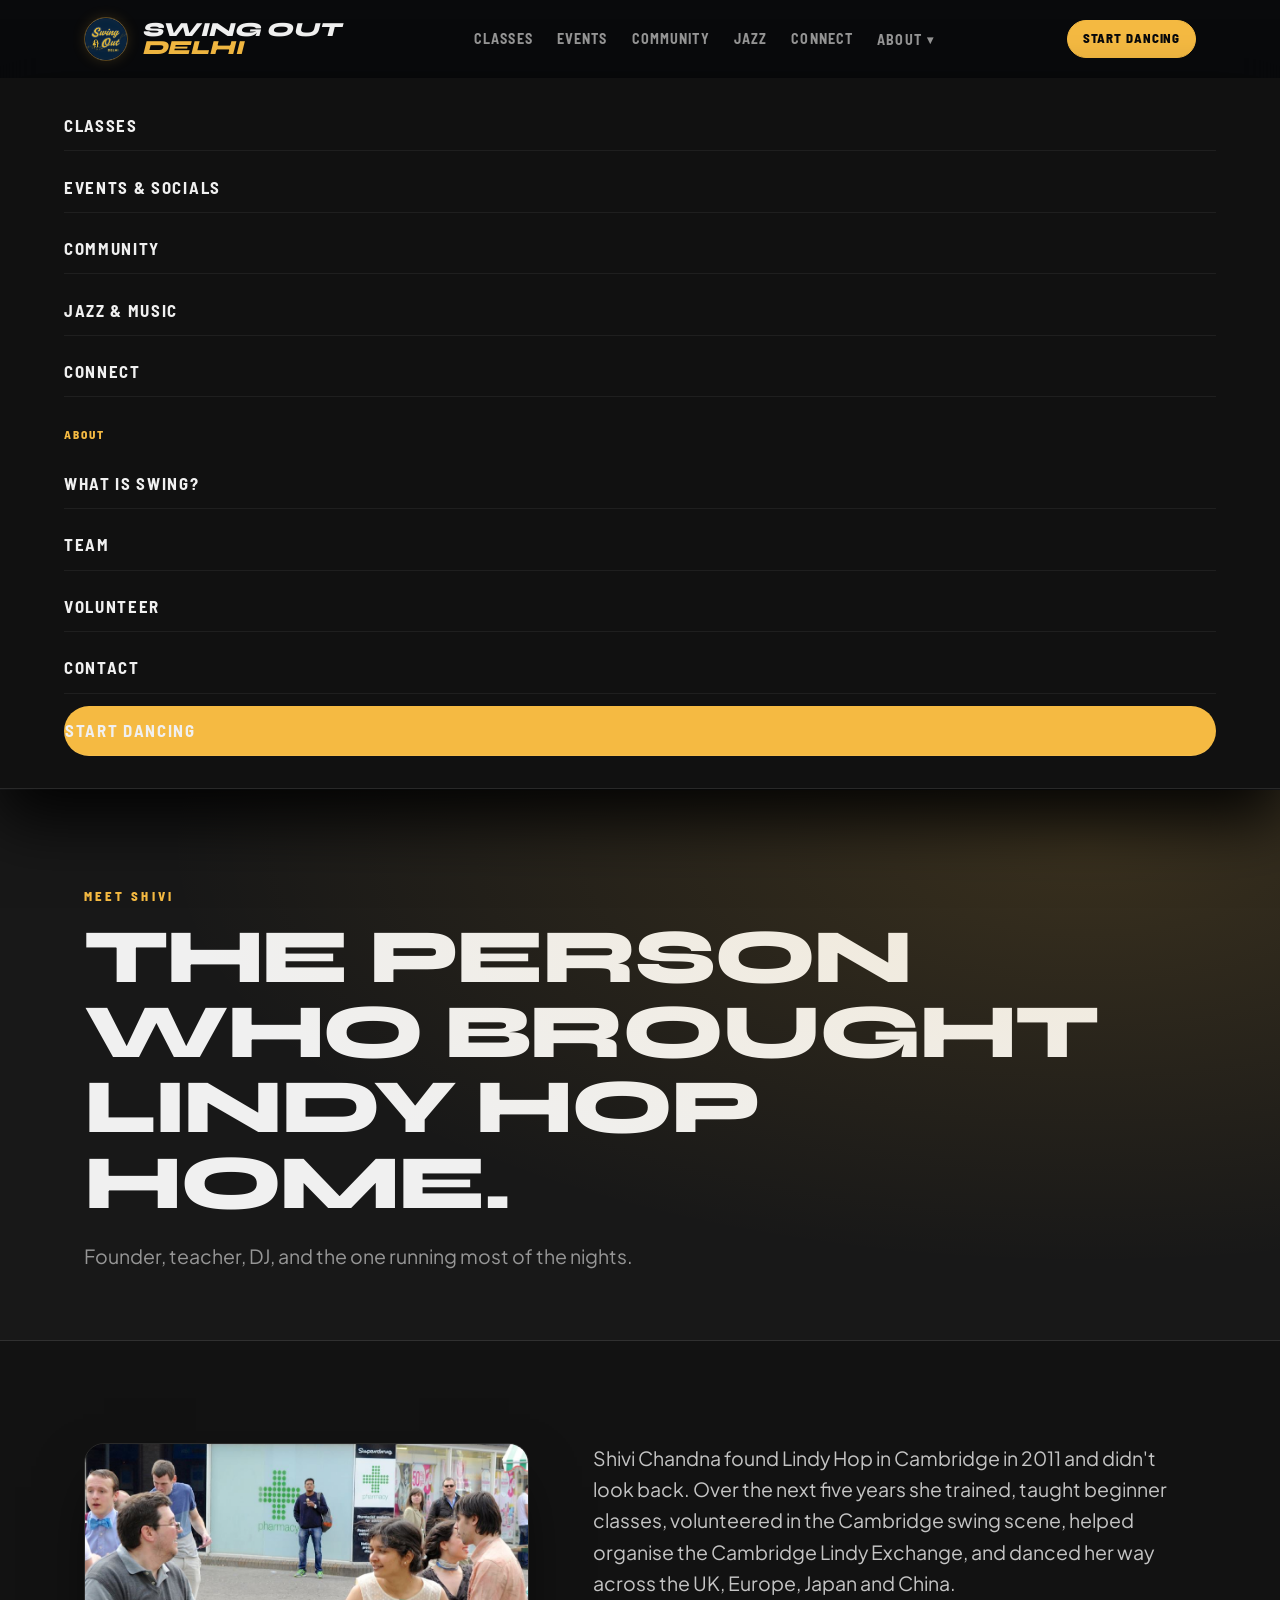
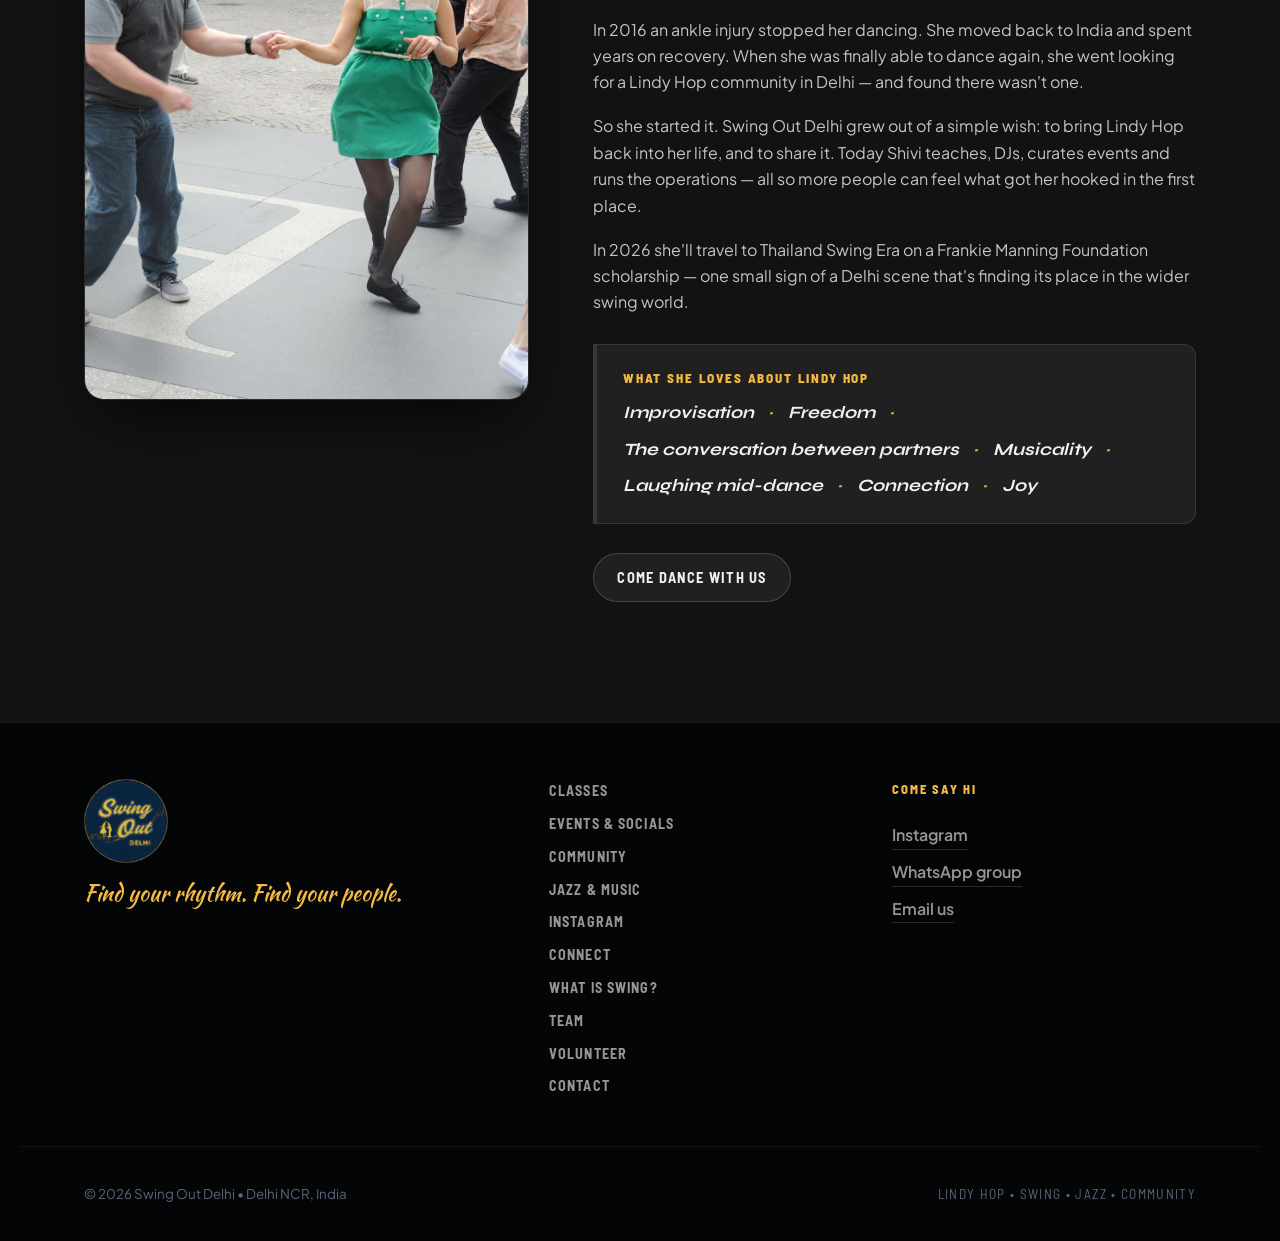
<file: shivi.html>
<!doctype html>
<html lang="en">
<head>
  <meta charset="utf-8" />
  <meta name="viewport" content="width=device-width, initial-scale=1" />
  <title>Meet Shivi — Swing Out Delhi</title>
  <meta name="description" content="Shivi Chandna found Lindy Hop in Cambridge, danced across the UK, Europe and Asia, and came home to Delhi to build a swing scene from scratch." />

  <link rel="icon" href="assets/img/logo.png" />
  <link rel="preconnect" href="https://fonts.googleapis.com" />
  <link rel="preconnect" href="https://fonts.gstatic.com" crossorigin />
  <link href="https://fonts.googleapis.com/css2?family=Plus+Jakarta+Sans:wght@400;500;600;700&family=Syne:ital,wght@0,600;0,700;0,800;1,700;1,800&family=Kaushan+Script&family=Barlow:wght@400;500;600;700&family=Barlow+Semi+Condensed:wght@500;600;700&display=swap" rel="stylesheet" />
  <link rel="stylesheet" href="styles.css" />
  <noscript><style>.reveal{opacity:1;transform:none}.mobile-menu{display:none}</style></noscript>
</head>
<body>
  <a class="skip-link" href="#main">Skip to content</a>

  <header class="nav" id="nav">
    <div class="wrap nav__inner">
      <a class="brand" href="index.html" aria-label="Swing Out Delhi home">
        <img src="assets/img/logo.png" alt="Swing Out Delhi" width="44" height="44" decoding="async" />
        <span class="brand-editorial">
          SWING OUT
          <span>DELHI</span>
        </span>
      </a>
      <nav class="nav__links" aria-label="Primary">
        <a href="index.html#whats-on">Classes</a>
        <a href="index.html#upcoming-events">Events</a>
        <a href="index.html#community">Community</a>
        <a href="index.html#jazz">Jazz</a>
        <a href="connect.html">Connect</a>
        <div class="nav__dd">
          <button type="button" class="nav__ddbtn" aria-expanded="false" aria-haspopup="true" aria-controls="aboutMenu">About</button>
          <div class="nav__ddmenu" id="aboutMenu" role="menu" aria-label="About">
            <a role="menuitem" href="what-is-swing.html">What is Swing?</a>
            <a role="menuitem" href="shivi.html" aria-current="page">Team</a>
            <a role="menuitem" href="volunteer.html">Volunteer</a>
            <a role="menuitem" href="index.html#contact">Contact</a>
          </div>
        </div>
      </nav>
      <div class="nav__actions">
        <a class="btn btn--sm btn--gold nav__cta" href="index.html#whats-on">Start dancing</a>
        <button class="nav__toggle" id="navToggle" aria-expanded="false" aria-controls="mobileMenu" aria-label="Toggle navigation menu">
          <span></span><span></span><span></span>
        </button>
      </div>
    </div>
    <div class="mobile-menu" id="mobileMenu" hidden>
      <a href="index.html#whats-on">Classes</a>
      <a href="index.html#upcoming-events">Events &amp; Socials</a>
      <a href="index.html#community">Community</a>
      <a href="index.html#jazz">Jazz &amp; Music</a>
      <a href="connect.html">Connect</a>
      <p class="mobile-menu__group">About</p>
      <a href="what-is-swing.html">What is Swing?</a>
      <a href="shivi.html" aria-current="page">Team</a>
      <a href="volunteer.html">Volunteer</a>
      <a href="index.html#contact">Contact</a>
      <a class="btn btn--gold" href="index.html#whats-on">Start dancing</a>
    </div>
  </header>

  <main id="main">
    <section class="page-hero">
      <div class="wrap">
        <p class="page-hero__eyebrow">Meet Shivi</p>
        <h1>The person who brought<br />Lindy Hop home.</h1>
        <p class="page-hero__sub">Founder, teacher, DJ, and the one running most of the nights.</p>
      </div>
    </section>

    <section class="section">
      <div class="wrap founder">
        <div class="founder__media reveal">
          <img src="assets/img/shivi.jpg" alt="Shivi Chandna dancing Lindy Hop" loading="lazy" decoding="async" />
        </div>
        <div class="founder__text reveal">
          <p class="lead">
            Shivi Chandna found Lindy Hop in Cambridge in 2011 and didn't look back. Over the next
            five years she trained, taught beginner classes, volunteered in the Cambridge swing
            scene, helped organise the Cambridge Lindy Exchange, and danced her way across the UK,
            Europe, Japan and China.
          </p>
          <p>
            In 2016 an ankle injury stopped her dancing. She moved back to India and spent years on
            recovery. When she was finally able to dance again, she went looking for a Lindy Hop
            community in Delhi — and found there wasn't one.
          </p>
          <p>
            So she started it. Swing Out Delhi grew out of a simple wish: to bring Lindy Hop back
            into her life, and to share it. Today Shivi teaches, DJs, curates events and runs the
            operations — all so more people can feel what got her hooked in the first place.
          </p>
          <p>
            In 2026 she'll travel to Thailand Swing Era on a Frankie Manning Foundation scholarship —
            one small sign of a Delhi scene that's finding its place in the wider swing world.
          </p>

          <div class="loves">
            <h3>What she loves about Lindy Hop</h3>
            <ul>
              <li>Improvisation</li>
              <li>Freedom</li>
              <li>The conversation between partners</li>
              <li>Musicality</li>
              <li>Laughing mid-dance</li>
              <li>Connection</li>
              <li>Joy</li>
            </ul>
          </div>

          <p style="margin-top:1.8rem;">
            <a class="btn btn--navy" href="index.html#whats-on">Come dance with us</a>
          </p>
        </div>
      </div>
    </section>
  </main>

  <footer class="footer">
    <div class="wrap footer__inner">
      <div class="footer__brand">
        <img src="assets/img/logo.png" alt="Swing Out Delhi" width="96" height="96" />
        <p class="footer__tag script">Find your rhythm. Find your people.</p>      </div>
      <nav class="footer__nav" aria-label="Footer">
        <a href="index.html#whats-on">Classes</a>
        <a href="index.html#upcoming-events">Events &amp; Socials</a>
        <a href="index.html#community">Community</a>
        <a href="index.html#jazz">Jazz &amp; Music</a>
        <a href="index.html#instagram">Instagram</a>
        <a href="connect.html">Connect</a>
        <a href="what-is-swing.html">What is Swing?</a>
        <a href="shivi.html">Team</a>
        <a href="volunteer.html">Volunteer</a>
        <a href="index.html#contact">Contact</a>
      </nav>
      <div class="footer__connect">
        <p class="footer__connect-title">Come say hi</p>
        <a class="link" href="https://www.instagram.com/swingoutdelhi/" target="_blank" rel="noopener">Instagram</a>
        <a class="link" href="mailto:swingoutdelhi@gmail.com?subject=WhatsApp%20group%20access">WhatsApp group</a>
        <a class="link" href="mailto:swingoutdelhi@gmail.com">Email us</a>
      </div>
    </div>
    <div class="wrap footer__base">
      <p>&copy; <span id="year">2026</span> Swing Out Delhi &bull; Delhi NCR, India</p>
      <p class="footer__made">Lindy Hop &bull; Swing &bull; Jazz &bull; Community</p>
    </div>
  </footer>

  <script src="data.js"></script>
  <script src="script.js"></script>
</body>
</html>
</file>
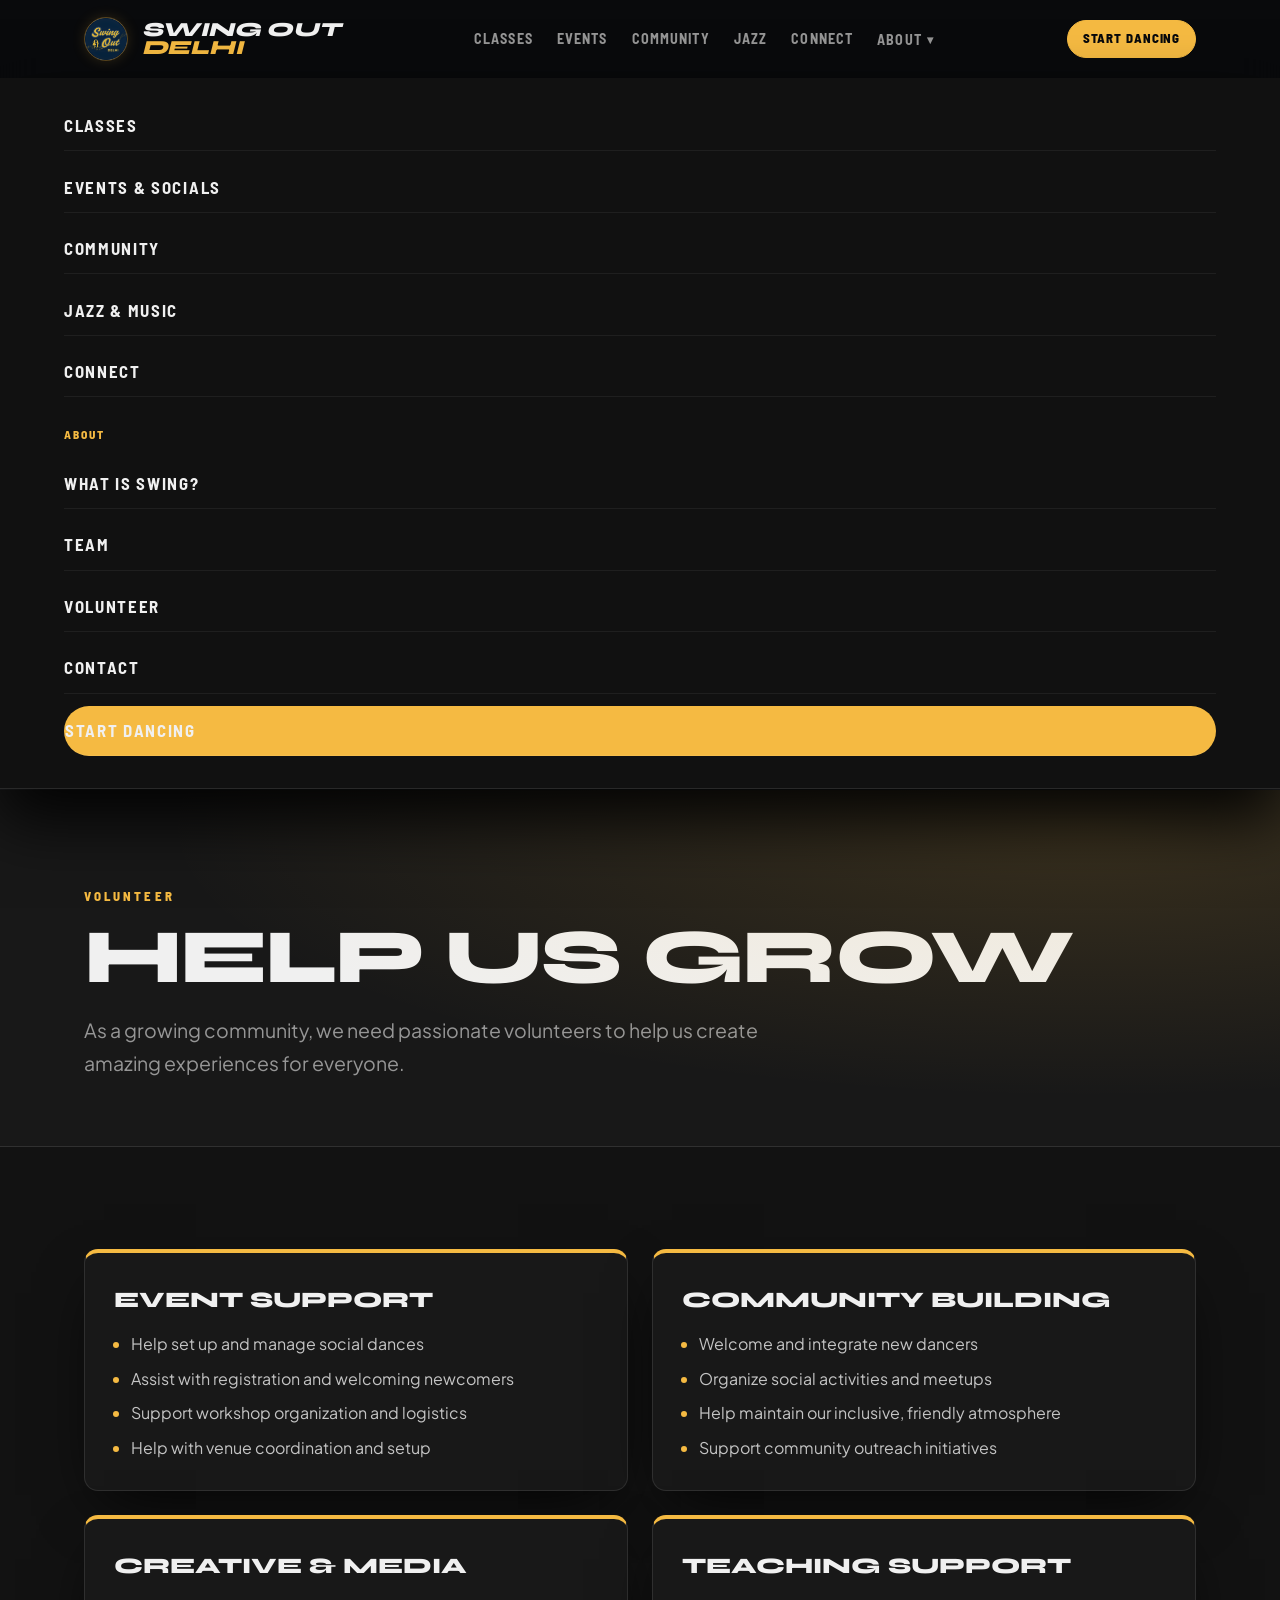
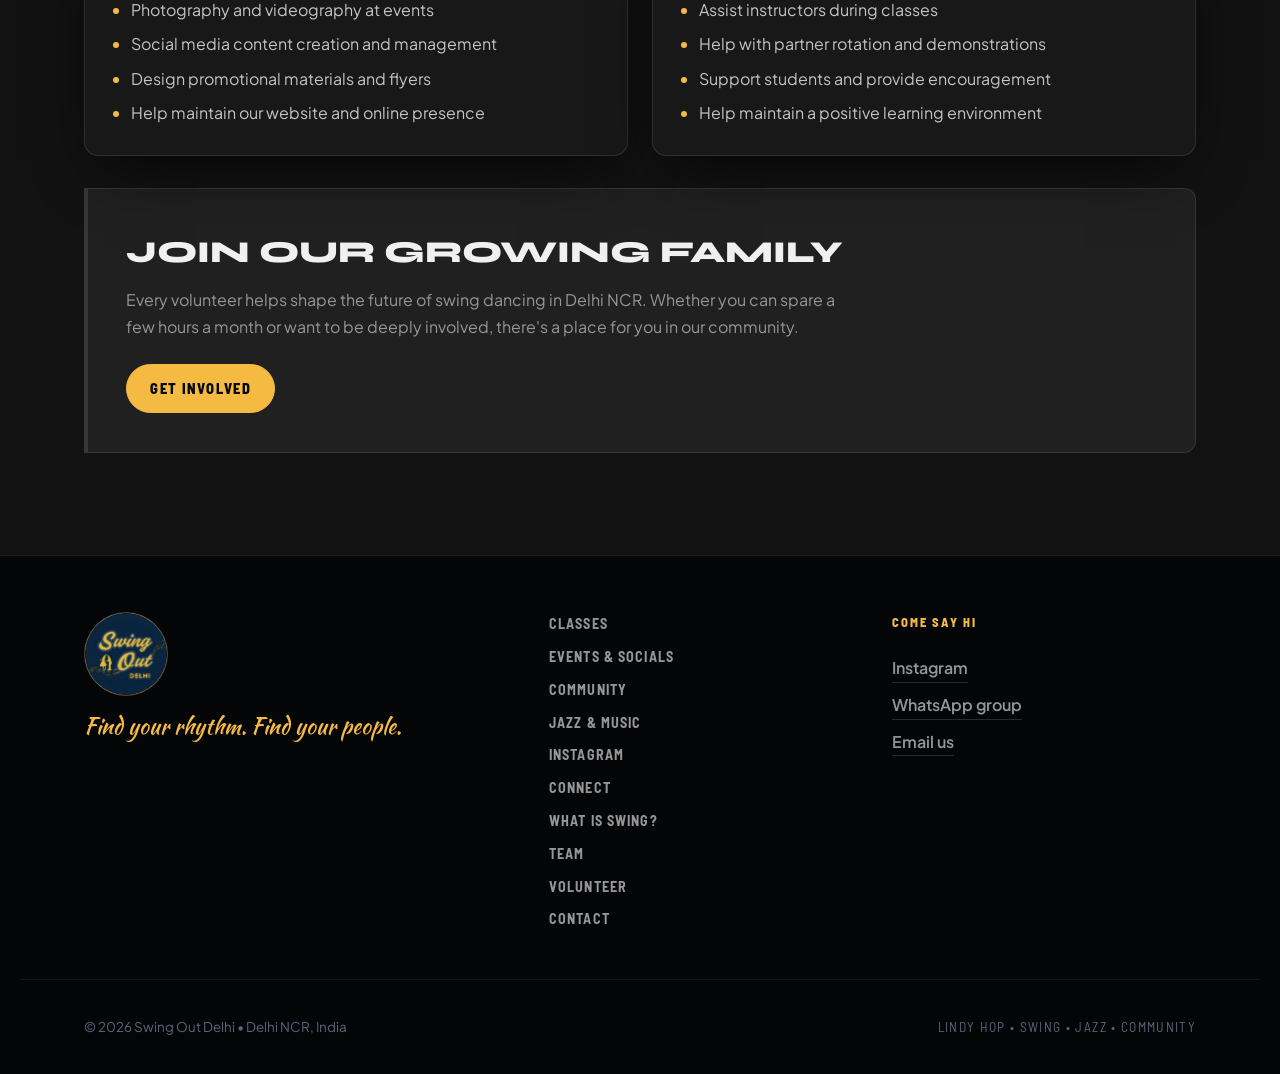
<file: volunteer.html>
<!doctype html>
<html lang="en">
<head>
  <meta charset="utf-8" />
  <meta name="viewport" content="width=device-width, initial-scale=1" />
  <title>Volunteer — Swing Out Delhi</title>
  <meta name="description" content="Help us grow. As a growing community we need volunteers for event support, community building, creative & media, and teaching support in Delhi NCR." />

  <link rel="icon" href="assets/img/logo.png" />
  <link rel="preconnect" href="https://fonts.googleapis.com" />
  <link rel="preconnect" href="https://fonts.gstatic.com" crossorigin />
  <link href="https://fonts.googleapis.com/css2?family=Plus+Jakarta+Sans:wght@400;500;600;700&family=Syne:ital,wght@0,600;0,700;0,800;1,700;1,800&family=Kaushan+Script&family=Barlow:wght@400;500;600;700&family=Barlow+Semi+Condensed:wght@500;600;700&display=swap" rel="stylesheet" />
  <link rel="stylesheet" href="styles.css" />
  <noscript><style>.reveal{opacity:1;transform:none}.mobile-menu{display:none}</style></noscript>
</head>
<body>
  <a class="skip-link" href="#main">Skip to content</a>

  <header class="nav" id="nav">
    <div class="wrap nav__inner">
      <a class="brand" href="index.html" aria-label="Swing Out Delhi home">
        <img src="assets/img/logo.png" alt="Swing Out Delhi" width="44" height="44" decoding="async" />
        <span class="brand-editorial">
          SWING OUT
          <span>DELHI</span>
        </span>
      </a>
      <nav class="nav__links" aria-label="Primary">
        <a href="index.html#whats-on">Classes</a>
        <a href="index.html#upcoming-events">Events</a>
        <a href="index.html#community">Community</a>
        <a href="index.html#jazz">Jazz</a>
        <a href="connect.html">Connect</a>
        <div class="nav__dd">
          <button type="button" class="nav__ddbtn" aria-expanded="false" aria-haspopup="true" aria-controls="aboutMenu">About</button>
          <div class="nav__ddmenu" id="aboutMenu" role="menu" aria-label="About">
            <a role="menuitem" href="what-is-swing.html">What is Swing?</a>
            <a role="menuitem" href="shivi.html">Team</a>
            <a role="menuitem" href="volunteer.html" aria-current="page">Volunteer</a>
            <a role="menuitem" href="index.html#contact">Contact</a>
          </div>
        </div>
      </nav>
      <div class="nav__actions">
        <a class="btn btn--sm btn--gold nav__cta" href="index.html#whats-on">Start dancing</a>
        <button class="nav__toggle" id="navToggle" aria-expanded="false" aria-controls="mobileMenu" aria-label="Toggle navigation menu">
          <span></span><span></span><span></span>
        </button>
      </div>
    </div>
    <div class="mobile-menu" id="mobileMenu" hidden>
      <a href="index.html#whats-on">Classes</a>
      <a href="index.html#upcoming-events">Events &amp; Socials</a>
      <a href="index.html#community">Community</a>
      <a href="index.html#jazz">Jazz &amp; Music</a>
      <a href="connect.html">Connect</a>
      <p class="mobile-menu__group">About</p>
      <a href="what-is-swing.html">What is Swing?</a>
      <a href="shivi.html">Team</a>
      <a href="volunteer.html" aria-current="page">Volunteer</a>
      <a href="index.html#contact">Contact</a>
      <a class="btn btn--gold" href="index.html#whats-on">Start dancing</a>
    </div>
  </header>

  <main id="main">
    <section class="page-hero">
      <div class="wrap">
        <p class="page-hero__eyebrow">Volunteer</p>
        <h1>Help Us Grow</h1>
        <p class="page-hero__sub">As a growing community, we need passionate volunteers to help us create amazing experiences for everyone.</p>
      </div>
    </section>

    <section class="section">
      <div class="wrap vol-page">
        <div class="vol-cats">
          <article class="vol-cat reveal">
            <h2>Event Support</h2>
            <ul>
              <li>Help set up and manage social dances</li>
              <li>Assist with registration and welcoming newcomers</li>
              <li>Support workshop organization and logistics</li>
              <li>Help with venue coordination and setup</li>
            </ul>
          </article>
          <article class="vol-cat reveal">
            <h2>Community Building</h2>
            <ul>
              <li>Welcome and integrate new dancers</li>
              <li>Organize social activities and meetups</li>
              <li>Help maintain our inclusive, friendly atmosphere</li>
              <li>Support community outreach initiatives</li>
            </ul>
          </article>
          <article class="vol-cat reveal">
            <h2>Creative &amp; Media</h2>
            <ul>
              <li>Photography and videography at events</li>
              <li>Social media content creation and management</li>
              <li>Design promotional materials and flyers</li>
              <li>Help maintain our website and online presence</li>
            </ul>
          </article>
          <article class="vol-cat reveal">
            <h2>Teaching Support</h2>
            <ul>
              <li>Assist instructors during classes</li>
              <li>Help with partner rotation and demonstrations</li>
              <li>Support students and provide encouragement</li>
              <li>Help maintain a positive learning environment</li>
            </ul>
          </article>
        </div>

        <div class="vol-join reveal">
          <h2>Join our growing family</h2>
          <p>Every volunteer helps shape the future of swing dancing in Delhi NCR. Whether you can spare a few hours a month or want to be deeply involved, there's a place for you in our community.</p>
          <a class="btn btn--gold" href="mailto:swingoutdelhi@gmail.com?subject=I'd%20like%20to%20volunteer">Get involved</a>
        </div>
      </div>
    </section>
  </main>

  <footer class="footer">
    <div class="wrap footer__inner">
      <div class="footer__brand">
        <img src="assets/img/logo.png" alt="Swing Out Delhi" width="96" height="96" />
        <p class="footer__tag script">Find your rhythm. Find your people.</p>      </div>
      <nav class="footer__nav" aria-label="Footer">
        <a href="index.html#whats-on">Classes</a>
        <a href="index.html#upcoming-events">Events &amp; Socials</a>
        <a href="index.html#community">Community</a>
        <a href="index.html#jazz">Jazz &amp; Music</a>
        <a href="index.html#instagram">Instagram</a>
        <a href="connect.html">Connect</a>
        <a href="what-is-swing.html">What is Swing?</a>
        <a href="shivi.html">Team</a>
        <a href="volunteer.html">Volunteer</a>
        <a href="index.html#contact">Contact</a>
      </nav>
      <div class="footer__connect">
        <p class="footer__connect-title">Come say hi</p>
        <a class="link" href="https://www.instagram.com/swingoutdelhi/" target="_blank" rel="noopener">Instagram</a>
        <a class="link" href="mailto:swingoutdelhi@gmail.com?subject=WhatsApp%20group%20access">WhatsApp group</a>
        <a class="link" href="mailto:swingoutdelhi@gmail.com">Email us</a>
      </div>
    </div>
    <div class="wrap footer__base">
      <p>&copy; <span id="year">2026</span> Swing Out Delhi &bull; Delhi NCR, India</p>
      <p class="footer__made">Lindy Hop &bull; Swing &bull; Jazz &bull; Community</p>
    </div>
  </footer>

  <script src="data.js"></script>
  <script src="script.js"></script>
</body>
</html>
</file>
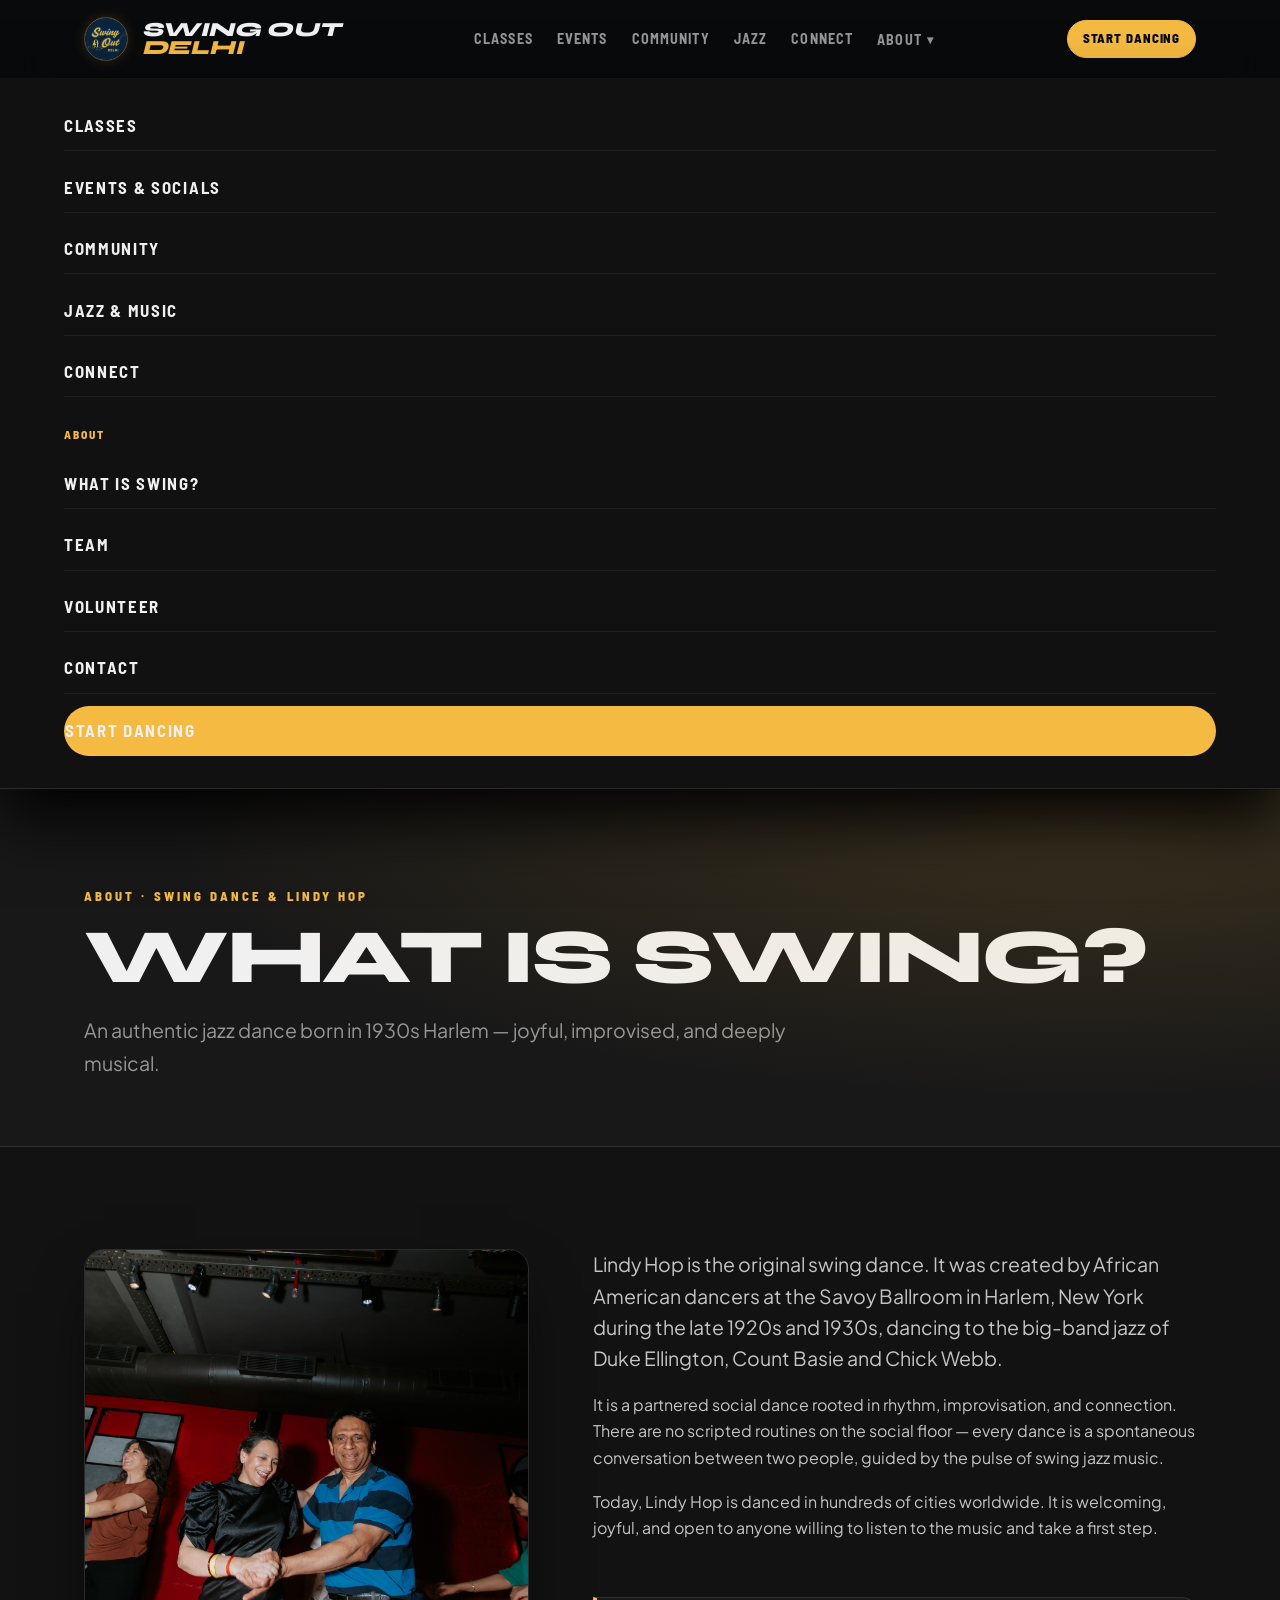
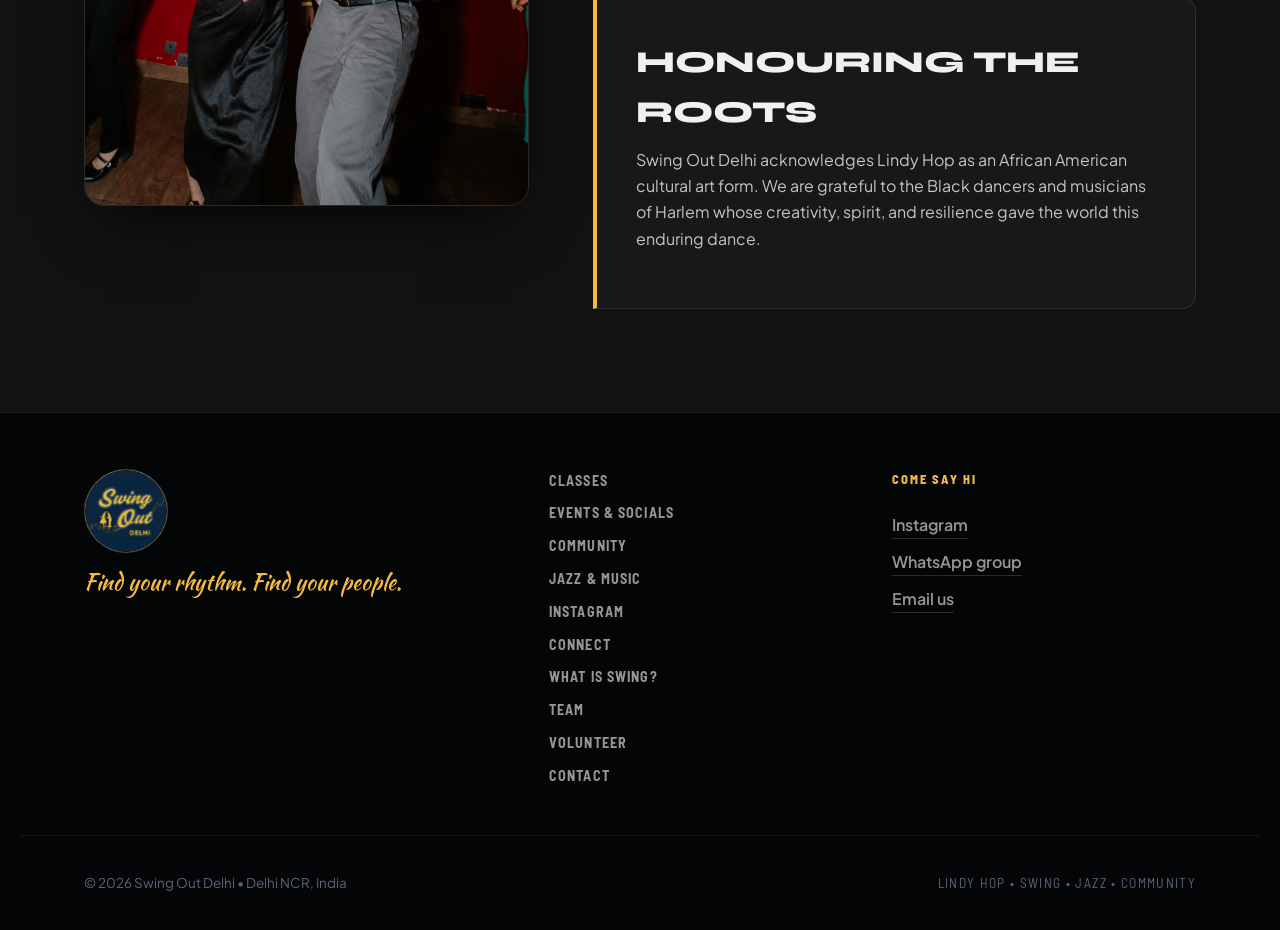
<file: what-is-swing.html>
<!doctype html>
<html lang="en">
<head>
  <meta charset="utf-8" />
  <meta name="viewport" content="width=device-width, initial-scale=1" />
  <title>What is Swing? — Swing Out Delhi</title>
  <meta name="description" content="Swing is a family of social dances that grew out of African American communities alongside jazz. Lindy Hop — music, improvisation and connection — is the best known." />

  <link rel="icon" href="assets/img/logo.png" />
  <link rel="preconnect" href="https://fonts.googleapis.com" />
  <link rel="preconnect" href="https://fonts.gstatic.com" crossorigin />
  <link href="https://fonts.googleapis.com/css2?family=Plus+Jakarta+Sans:wght@400;500;600;700&family=Syne:ital,wght@0,600;0,700;0,800;1,700;1,800&family=Kaushan+Script&family=Barlow:wght@400;500;600;700&family=Barlow+Semi+Condensed:wght@500;600;700&display=swap" rel="stylesheet" />
  <link rel="stylesheet" href="styles.css" />
  <noscript><style>.reveal{opacity:1;transform:none}.mobile-menu{display:none}</style></noscript>
</head>
<body>
  <a class="skip-link" href="#main">Skip to content</a>

  <header class="nav" id="nav">
    <div class="wrap nav__inner">
      <a class="brand" href="index.html" aria-label="Swing Out Delhi home">
        <img src="assets/img/logo.png" alt="Swing Out Delhi" width="44" height="44" decoding="async" />
        <span class="brand-editorial">
          SWING OUT
          <span>DELHI</span>
        </span>
      </a>
      <nav class="nav__links" aria-label="Primary">
        <a href="index.html#whats-on">Classes</a>
        <a href="index.html#upcoming-events">Events</a>
        <a href="index.html#community">Community</a>
        <a href="index.html#jazz">Jazz</a>
        <a href="connect.html">Connect</a>
        <div class="nav__dd">
          <button type="button" class="nav__ddbtn" aria-expanded="false" aria-haspopup="true" aria-controls="aboutMenu">About</button>
          <div class="nav__ddmenu" id="aboutMenu" role="menu" aria-label="About">
            <a role="menuitem" href="what-is-swing.html" aria-current="page">What is Swing?</a>
            <a role="menuitem" href="shivi.html">Team</a>
            <a role="menuitem" href="volunteer.html">Volunteer</a>
            <a role="menuitem" href="index.html#contact">Contact</a>
          </div>
        </div>
      </nav>
      <div class="nav__actions">
        <a class="btn btn--sm btn--gold nav__cta" href="index.html#whats-on">Start dancing</a>
        <button class="nav__toggle" id="navToggle" aria-expanded="false" aria-controls="mobileMenu" aria-label="Toggle navigation menu">
          <span></span><span></span><span></span>
        </button>
      </div>
    </div>
    <div class="mobile-menu" id="mobileMenu" hidden>
      <a href="index.html#whats-on">Classes</a>
      <a href="index.html#upcoming-events">Events &amp; Socials</a>
      <a href="index.html#community">Community</a>
      <a href="index.html#jazz">Jazz &amp; Music</a>
      <a href="connect.html">Connect</a>
      <p class="mobile-menu__group">About</p>
      <a href="what-is-swing.html" aria-current="page">What is Swing?</a>
      <a href="shivi.html">Team</a>
      <a href="volunteer.html">Volunteer</a>
      <a href="index.html#contact">Contact</a>
      <a class="btn btn--gold" href="index.html#whats-on">Start dancing</a>
    </div>
  </header>

  <main id="main">
    <section class="page-hero">
      <div class="wrap">
        <p class="page-hero__eyebrow">About &middot; Swing dance &amp; Lindy Hop</p>
        <h1>What is Swing?</h1>
        <p class="page-hero__sub">An authentic jazz dance born in 1930s Harlem — joyful, improvised, and deeply musical.</p>
      </div>
    </section>

    <section class="section">
      <div class="wrap founder">
        <div class="founder__media">
          <img src="assets/img/partner-smile.jpg" alt="Dancers smiling and moving together at a Swing Out Delhi social" loading="lazy" decoding="async" />
        </div>
        <div class="founder__text">
          <p class="lead">Lindy Hop is the original swing dance. It was created by African American dancers at the Savoy Ballroom in Harlem, New York during the late 1920s and 1930s, dancing to the big-band jazz of Duke Ellington, Count Basie and Chick Webb.</p>
          <p>It is a partnered social dance rooted in rhythm, improvisation, and connection. There are no scripted routines on the social floor — every dance is a spontaneous conversation between two people, guided by the pulse of swing jazz music.</p>
          <p>Today, Lindy Hop is danced in hundreds of cities worldwide. It is welcoming, joyful, and open to anyone willing to listen to the music and take a first step.</p>

          <div class="heritage">
            <h2>Honouring the roots</h2>
            <p>Swing Out Delhi acknowledges Lindy Hop as an African American cultural art form. We are grateful to the Black dancers and musicians of Harlem whose creativity, spirit, and resilience gave the world this enduring dance.</p>
          </div>
        </div>
      </div>
    </section>
  </main>

  <footer class="footer">
    <div class="wrap footer__inner">
      <div class="footer__brand">
        <img src="assets/img/logo.png" alt="Swing Out Delhi" width="96" height="96" />
        <p class="footer__tag script">Find your rhythm. Find your people.</p>
      </div>
      <nav class="footer__nav" aria-label="Footer">
        <a href="index.html#whats-on">Classes</a>
        <a href="index.html#upcoming-events">Events &amp; Socials</a>
        <a href="index.html#community">Community</a>
        <a href="index.html#jazz">Jazz &amp; Music</a>
        <a href="index.html#instagram">Instagram</a>
        <a href="connect.html">Connect</a>
        <a href="what-is-swing.html">What is Swing?</a>
        <a href="shivi.html">Team</a>
        <a href="volunteer.html">Volunteer</a>
        <a href="index.html#contact">Contact</a>
      </nav>
      <div class="footer__connect">
        <p class="footer__connect-title">Come say hi</p>
        <a class="link" href="https://www.instagram.com/swingoutdelhi/" target="_blank" rel="noopener">Instagram</a>
        <a class="link" href="mailto:swingoutdelhi@gmail.com?subject=WhatsApp%20group%20access">WhatsApp group</a>
        <a class="link" href="mailto:swingoutdelhi@gmail.com">Email us</a>
      </div>
    </div>
    <div class="wrap footer__base">
      <p>&copy; <span id="year">2026</span> Swing Out Delhi &bull; Delhi NCR, India</p>
      <p class="footer__made">Lindy Hop &bull; Swing &bull; Jazz &bull; Community</p>
    </div>
  </footer>

  <script src="data.js"></script>
  <script src="script.js"></script>
</body>
</html>
</file>
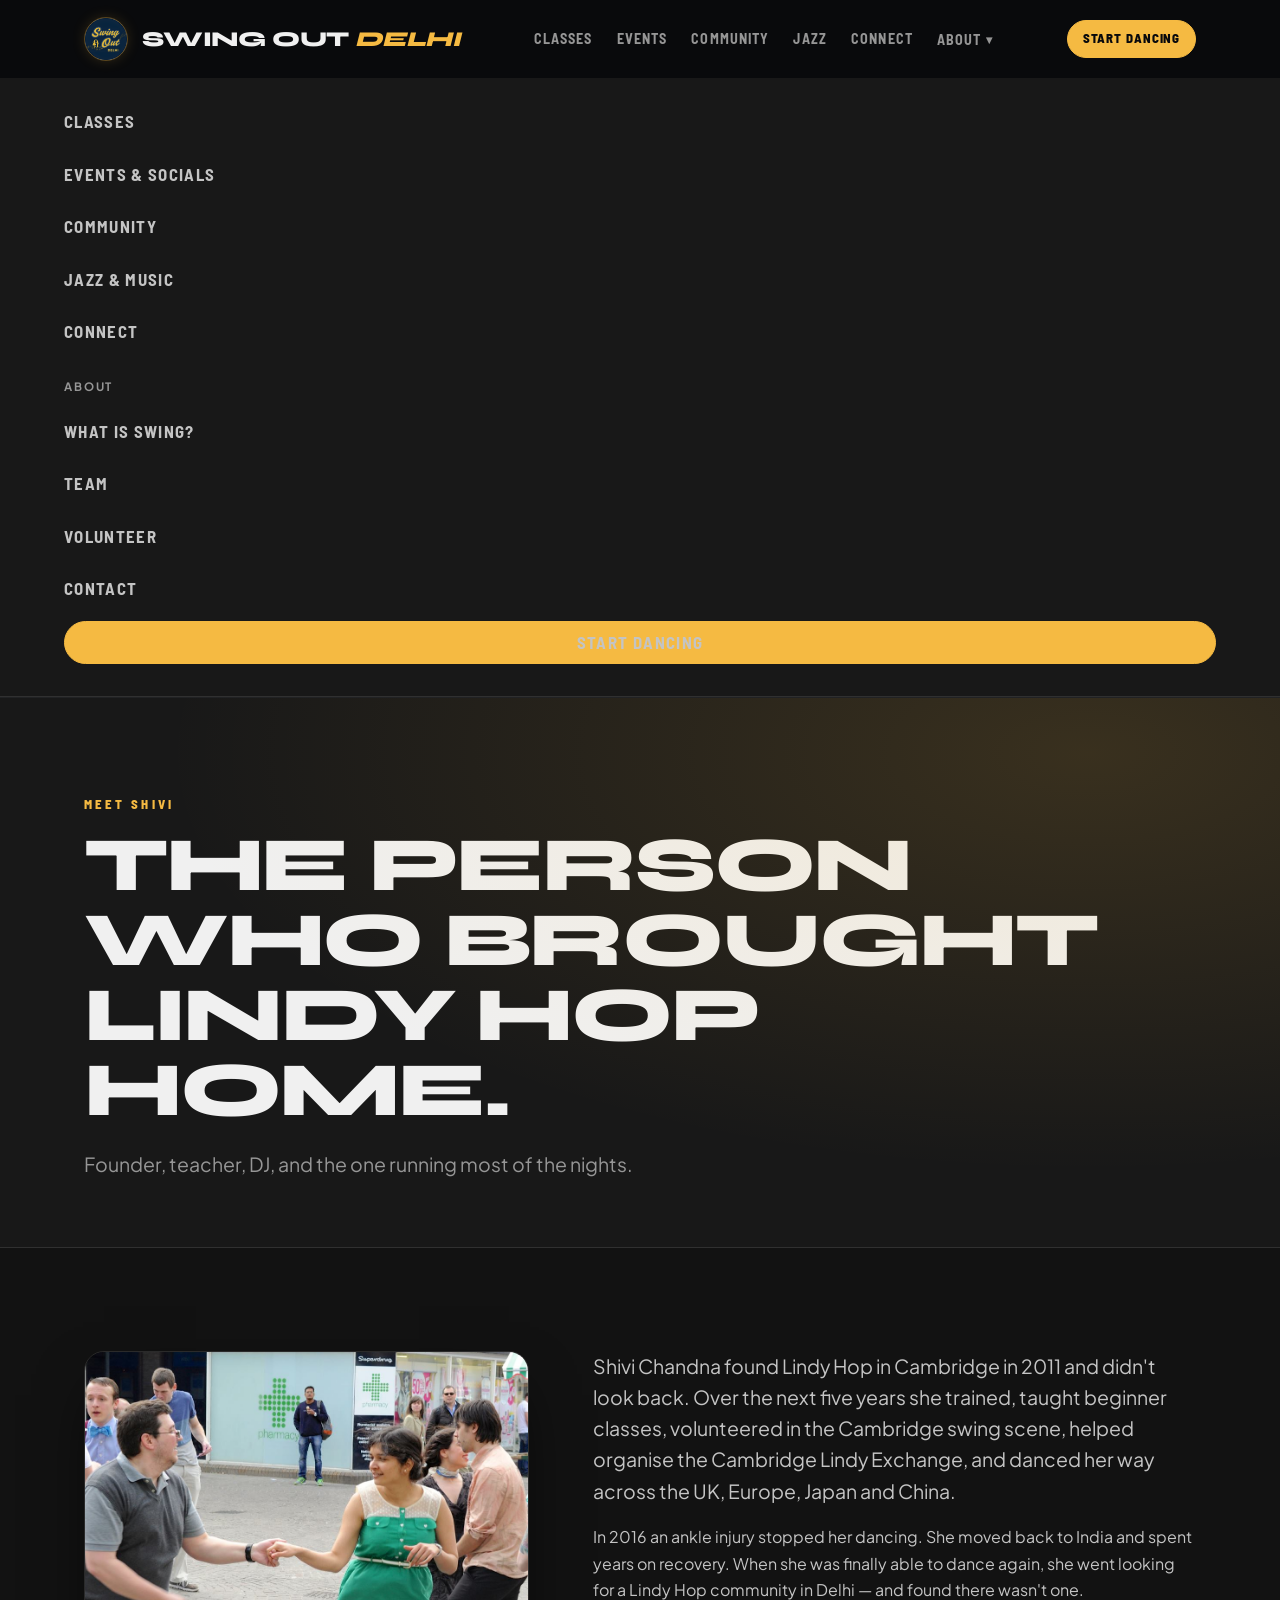
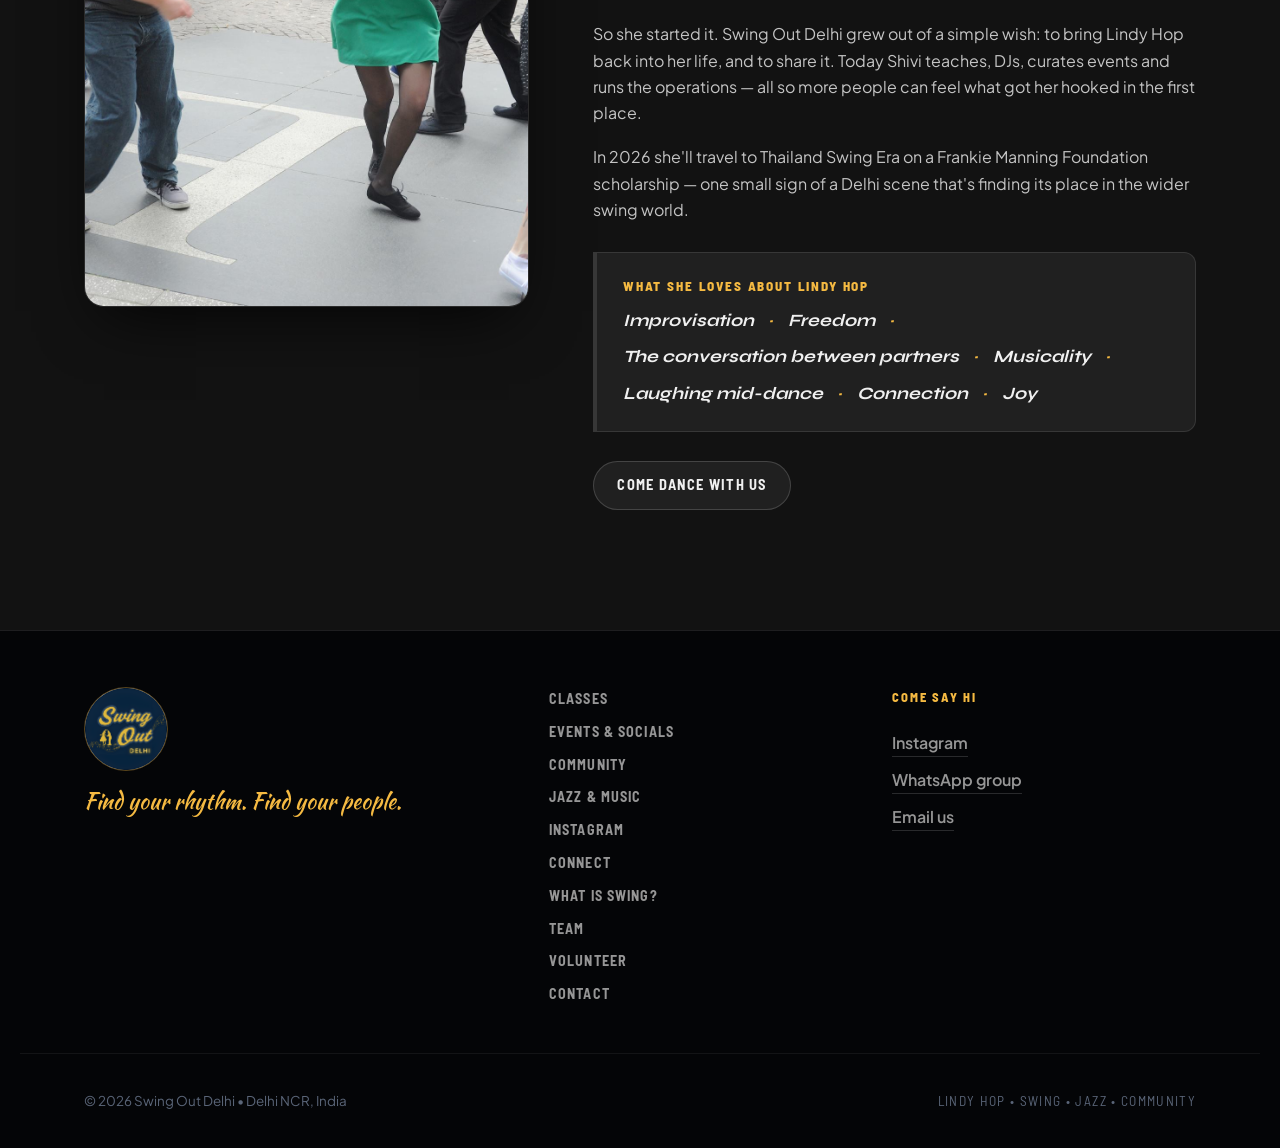
<file: Sod_website8Aug26/shivi.html>
<!doctype html>
<html lang="en">
<head>
  <meta charset="utf-8" />
  <meta name="viewport" content="width=device-width, initial-scale=1" />
  <title>Meet Shivi — Swing Out Delhi</title>
  <meta name="description" content="Shivi Chandna found Lindy Hop in Cambridge, danced across the UK, Europe and Asia, and came home to Delhi to build a swing scene from scratch." />

  <link rel="icon" href="assets/img/logo.png" />
  <link rel="preconnect" href="https://fonts.googleapis.com" />
  <link rel="preconnect" href="https://fonts.gstatic.com" crossorigin />
  <link href="https://fonts.googleapis.com/css2?family=Plus+Jakarta+Sans:wght@400;500;600;700&family=Syne:ital,wght@0,600;0,700;0,800;1,700;1,800&family=Kaushan+Script&family=Barlow:wght@400;500;600;700&family=Barlow+Semi+Condensed:wght@500;600;700&display=swap" rel="stylesheet" />
  <link rel="stylesheet" href="styles.css" />
  <noscript><style>.reveal{opacity:1;transform:none}.mobile-menu{display:none}</style></noscript>
</head>
<body>
  <a class="skip-link" href="#main">Skip to content</a>

  <header class="nav" id="nav">
    <div class="wrap nav__inner">
      <a class="brand" href="index.html" aria-label="Swing Out Delhi home">
        <img src="assets/img/logo.png" alt="Swing Out Delhi" width="76" height="76" />
        <span class="brand__text">Swing Out <em>Delhi</em></span>
      </a>
      <nav class="nav__links" aria-label="Primary">
        <a href="index.html#whats-on">Classes</a>
        <a href="index.html#upcoming-events">Events</a>
        <a href="index.html#community">Community</a>
        <a href="index.html#jazz">Jazz</a>
        <a href="connect.html">Connect</a>
        <div class="nav__dd">
          <button type="button" class="nav__ddbtn" aria-expanded="false" aria-haspopup="true" aria-controls="aboutMenu">About</button>
          <div class="nav__ddmenu" id="aboutMenu" role="menu" aria-label="About">
            <a role="menuitem" href="what-is-swing.html">What is Swing?</a>
            <a role="menuitem" href="shivi.html" aria-current="page">Team</a>
            <a role="menuitem" href="volunteer.html">Volunteer</a>
            <a role="menuitem" href="index.html#contact">Contact</a>
          </div>
        </div>
      </nav>
      <a class="btn btn--sm btn--gold nav__cta" href="index.html#whats-on">Start dancing</a>
      <button class="nav__toggle" id="navToggle" aria-expanded="false" aria-controls="mobileMenu" aria-label="Open menu">
        <span></span><span></span><span></span>
      </button>
    </div>
    <div class="mobile-menu" id="mobileMenu" hidden>
      <a href="index.html#whats-on">Classes</a>
      <a href="index.html#upcoming-events">Events &amp; Socials</a>
      <a href="index.html#community">Community</a>
      <a href="index.html#jazz">Jazz &amp; Music</a>
      <a href="connect.html">Connect</a>
      <p class="mobile-menu__group">About</p>
      <a href="what-is-swing.html">What is Swing?</a>
      <a href="shivi.html" aria-current="page">Team</a>
      <a href="volunteer.html">Volunteer</a>
      <a href="index.html#contact">Contact</a>
      <a class="btn btn--gold" href="index.html#whats-on">Start dancing</a>
    </div>
  </header>

  <main id="main">
    <section class="page-hero">
      <div class="wrap">
        <p class="page-hero__eyebrow">Meet Shivi</p>
        <h1>The person who brought<br />Lindy Hop home.</h1>
        <p class="page-hero__sub">Founder, teacher, DJ, and the one running most of the nights.</p>
      </div>
    </section>

    <section class="section">
      <div class="wrap founder">
        <div class="founder__media reveal">
          <img src="assets/img/shivi.jpg" alt="Shivi Chandna dancing Lindy Hop" loading="lazy" />
        </div>
        <div class="founder__text reveal">
          <p class="lead">
            Shivi Chandna found Lindy Hop in Cambridge in 2011 and didn't look back. Over the next
            five years she trained, taught beginner classes, volunteered in the Cambridge swing
            scene, helped organise the Cambridge Lindy Exchange, and danced her way across the UK,
            Europe, Japan and China.
          </p>
          <p>
            In 2016 an ankle injury stopped her dancing. She moved back to India and spent years on
            recovery. When she was finally able to dance again, she went looking for a Lindy Hop
            community in Delhi — and found there wasn't one.
          </p>
          <p>
            So she started it. Swing Out Delhi grew out of a simple wish: to bring Lindy Hop back
            into her life, and to share it. Today Shivi teaches, DJs, curates events and runs the
            operations — all so more people can feel what got her hooked in the first place.
          </p>
          <p>
            In 2026 she'll travel to Thailand Swing Era on a Frankie Manning Foundation scholarship —
            one small sign of a Delhi scene that's finding its place in the wider swing world.
          </p>

          <div class="loves">
            <h3>What she loves about Lindy Hop</h3>
            <ul>
              <li>Improvisation</li>
              <li>Freedom</li>
              <li>The conversation between partners</li>
              <li>Musicality</li>
              <li>Laughing mid-dance</li>
              <li>Connection</li>
              <li>Joy</li>
            </ul>
          </div>

          <p style="margin-top:1.8rem;">
            <a class="btn btn--navy" href="index.html#whats-on">Come dance with us</a>
          </p>
        </div>
      </div>
    </section>
  </main>

  <footer class="footer">
    <div class="wrap footer__inner">
      <div class="footer__brand">
        <img src="assets/img/logo.png" alt="Swing Out Delhi" width="96" height="96" />
        <p class="footer__tag script">Find your rhythm. Find your people.</p>      </div>
      <nav class="footer__nav" aria-label="Footer">
        <a href="index.html#whats-on">Classes</a>
        <a href="index.html#upcoming-events">Events &amp; Socials</a>
        <a href="index.html#community">Community</a>
        <a href="index.html#jazz">Jazz &amp; Music</a>
        <a href="index.html#instagram">Instagram</a>
        <a href="connect.html">Connect</a>
        <a href="what-is-swing.html">What is Swing?</a>
        <a href="shivi.html">Team</a>
        <a href="volunteer.html">Volunteer</a>
        <a href="index.html#contact">Contact</a>
      </nav>
      <div class="footer__connect">
        <p class="footer__connect-title">Come say hi</p>
        <a class="link" href="https://www.instagram.com/swingoutdelhi/" target="_blank" rel="noopener">Instagram</a>
        <a class="link" href="mailto:swingoutdelhi@gmail.com?subject=WhatsApp%20group%20access">WhatsApp group</a>
        <a class="link" href="mailto:swingoutdelhi@gmail.com">Email us</a>
      </div>
    </div>
    <div class="wrap footer__base">
      <p>&copy; <span id="year">2026</span> Swing Out Delhi &bull; Delhi NCR, India</p>
      <p class="footer__made">Lindy Hop &bull; Swing &bull; Jazz &bull; Community</p>
    </div>
  </footer>

  <script src="data.js"></script>
  <script src="script.js"></script>
</body>
</html>
</file>
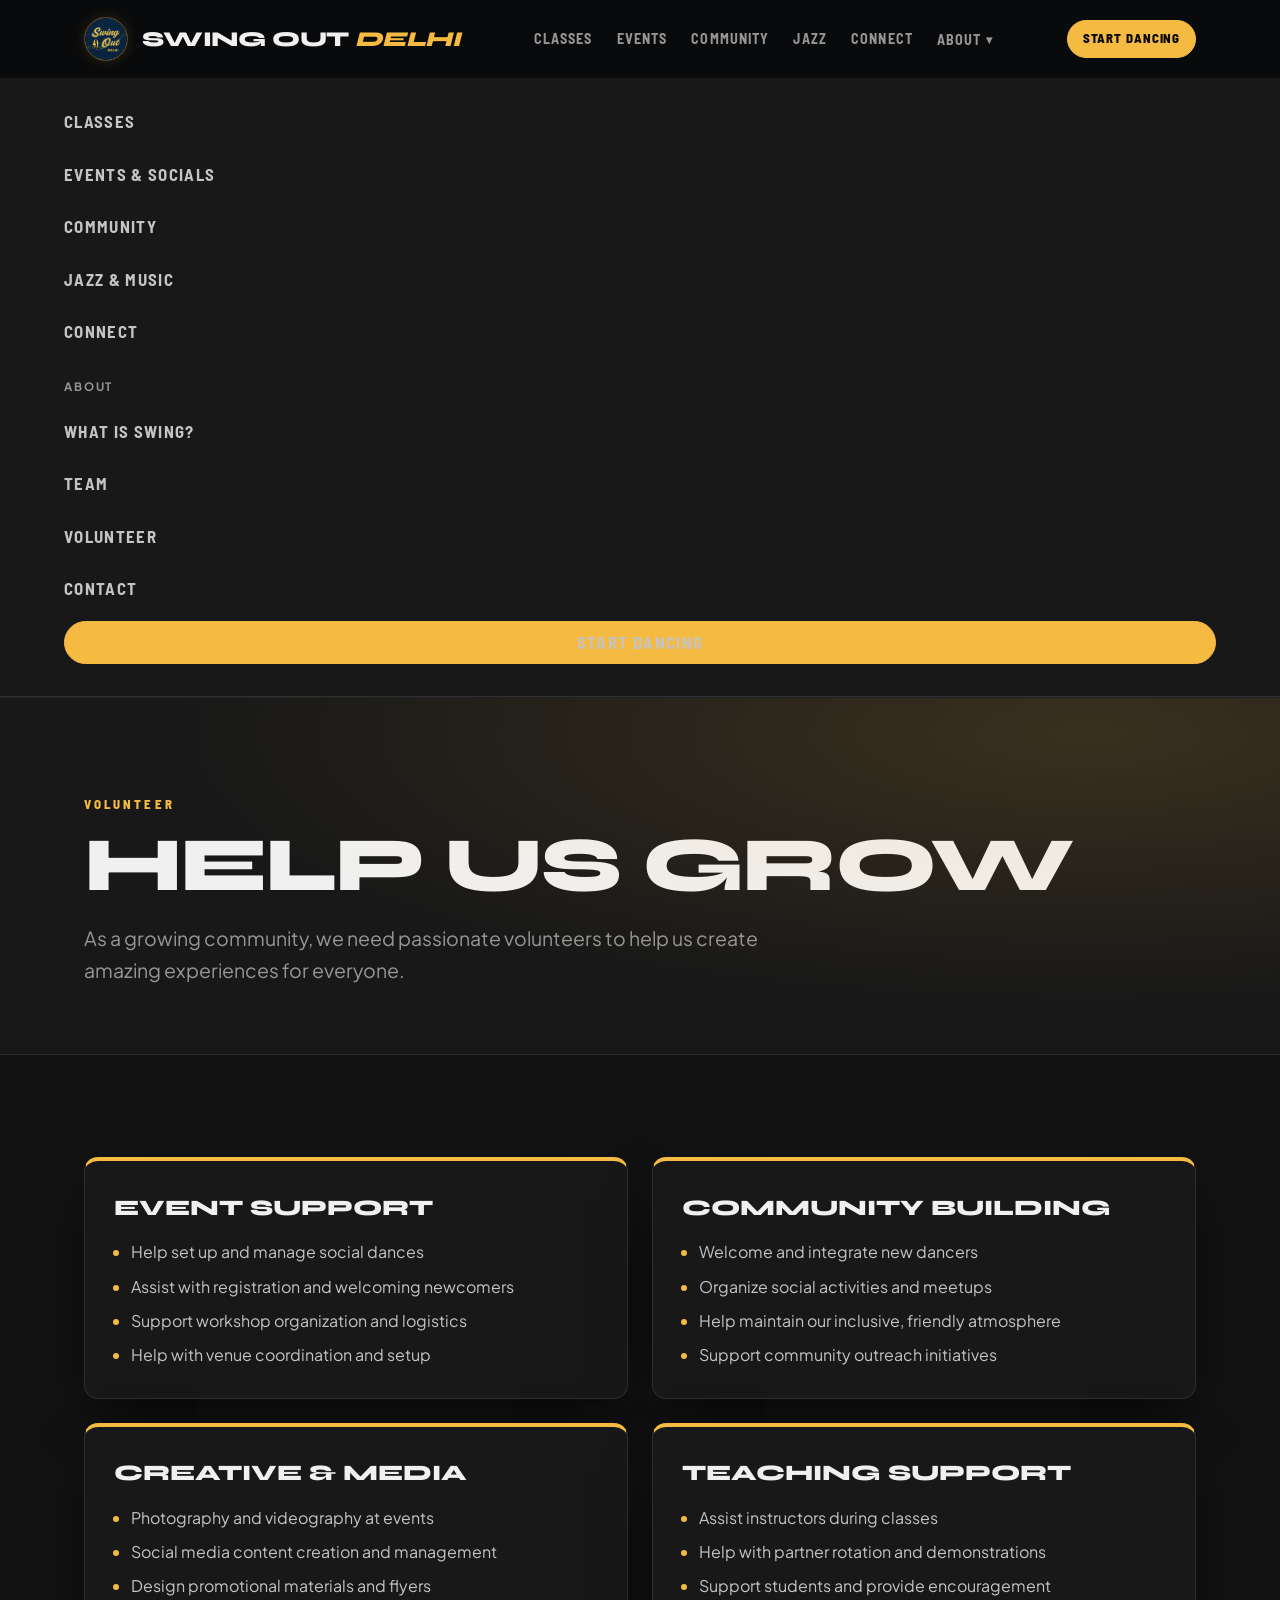
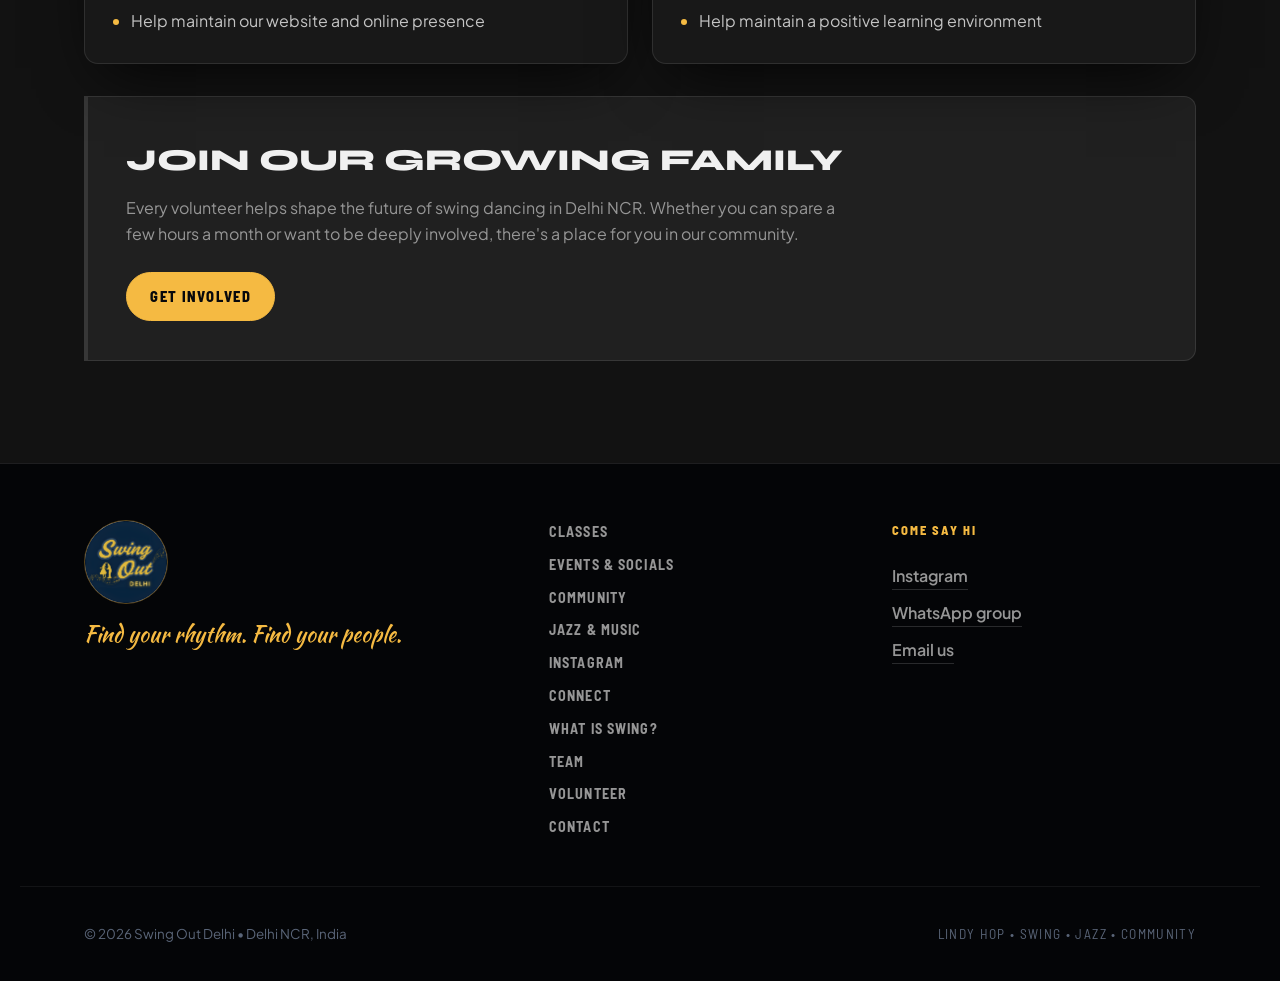
<file: Sod_website8Aug26/volunteer.html>
<!doctype html>
<html lang="en">
<head>
  <meta charset="utf-8" />
  <meta name="viewport" content="width=device-width, initial-scale=1" />
  <title>Volunteer — Swing Out Delhi</title>
  <meta name="description" content="Help us grow. As a growing community we need volunteers for event support, community building, creative & media, and teaching support in Delhi NCR." />

  <link rel="icon" href="assets/img/logo.png" />
  <link rel="preconnect" href="https://fonts.googleapis.com" />
  <link rel="preconnect" href="https://fonts.gstatic.com" crossorigin />
  <link href="https://fonts.googleapis.com/css2?family=Plus+Jakarta+Sans:wght@400;500;600;700&family=Syne:ital,wght@0,600;0,700;0,800;1,700;1,800&family=Kaushan+Script&family=Barlow:wght@400;500;600;700&family=Barlow+Semi+Condensed:wght@500;600;700&display=swap" rel="stylesheet" />
  <link rel="stylesheet" href="styles.css" />
  <noscript><style>.reveal{opacity:1;transform:none}.mobile-menu{display:none}</style></noscript>
</head>
<body>
  <a class="skip-link" href="#main">Skip to content</a>

  <header class="nav" id="nav">
    <div class="wrap nav__inner">
      <a class="brand" href="index.html" aria-label="Swing Out Delhi home">
        <img src="assets/img/logo.png" alt="Swing Out Delhi" width="76" height="76" />
        <span class="brand__text">Swing Out <em>Delhi</em></span>
      </a>
      <nav class="nav__links" aria-label="Primary">
        <a href="index.html#whats-on">Classes</a>
        <a href="index.html#upcoming-events">Events</a>
        <a href="index.html#community">Community</a>
        <a href="index.html#jazz">Jazz</a>
        <a href="connect.html">Connect</a>
        <div class="nav__dd">
          <button type="button" class="nav__ddbtn" aria-expanded="false" aria-haspopup="true" aria-controls="aboutMenu">About</button>
          <div class="nav__ddmenu" id="aboutMenu" role="menu" aria-label="About">
            <a role="menuitem" href="what-is-swing.html">What is Swing?</a>
            <a role="menuitem" href="shivi.html">Team</a>
            <a role="menuitem" href="volunteer.html" aria-current="page">Volunteer</a>
            <a role="menuitem" href="index.html#contact">Contact</a>
          </div>
        </div>
      </nav>
      <a class="btn btn--sm btn--gold nav__cta" href="index.html#whats-on">Start dancing</a>
      <button class="nav__toggle" id="navToggle" aria-expanded="false" aria-controls="mobileMenu" aria-label="Open menu">
        <span></span><span></span><span></span>
      </button>
    </div>
    <div class="mobile-menu" id="mobileMenu" hidden>
      <a href="index.html#whats-on">Classes</a>
      <a href="index.html#upcoming-events">Events &amp; Socials</a>
      <a href="index.html#community">Community</a>
      <a href="index.html#jazz">Jazz &amp; Music</a>
      <a href="connect.html">Connect</a>
      <p class="mobile-menu__group">About</p>
      <a href="what-is-swing.html">What is Swing?</a>
      <a href="shivi.html">Team</a>
      <a href="volunteer.html" aria-current="page">Volunteer</a>
      <a href="index.html#contact">Contact</a>
      <a class="btn btn--gold" href="index.html#whats-on">Start dancing</a>
    </div>
  </header>

  <main id="main">
    <section class="page-hero">
      <div class="wrap">
        <p class="page-hero__eyebrow">Volunteer</p>
        <h1>Help Us Grow</h1>
        <p class="page-hero__sub">As a growing community, we need passionate volunteers to help us create amazing experiences for everyone.</p>
      </div>
    </section>

    <section class="section">
      <div class="wrap vol-page">
        <div class="vol-cats">
          <article class="vol-cat reveal">
            <h2>Event Support</h2>
            <ul>
              <li>Help set up and manage social dances</li>
              <li>Assist with registration and welcoming newcomers</li>
              <li>Support workshop organization and logistics</li>
              <li>Help with venue coordination and setup</li>
            </ul>
          </article>
          <article class="vol-cat reveal">
            <h2>Community Building</h2>
            <ul>
              <li>Welcome and integrate new dancers</li>
              <li>Organize social activities and meetups</li>
              <li>Help maintain our inclusive, friendly atmosphere</li>
              <li>Support community outreach initiatives</li>
            </ul>
          </article>
          <article class="vol-cat reveal">
            <h2>Creative &amp; Media</h2>
            <ul>
              <li>Photography and videography at events</li>
              <li>Social media content creation and management</li>
              <li>Design promotional materials and flyers</li>
              <li>Help maintain our website and online presence</li>
            </ul>
          </article>
          <article class="vol-cat reveal">
            <h2>Teaching Support</h2>
            <ul>
              <li>Assist instructors during classes</li>
              <li>Help with partner rotation and demonstrations</li>
              <li>Support students and provide encouragement</li>
              <li>Help maintain a positive learning environment</li>
            </ul>
          </article>
        </div>

        <div class="vol-join reveal">
          <h2>Join our growing family</h2>
          <p>Every volunteer helps shape the future of swing dancing in Delhi NCR. Whether you can spare a few hours a month or want to be deeply involved, there's a place for you in our community.</p>
          <a class="btn btn--gold" href="mailto:swingoutdelhi@gmail.com?subject=I'd%20like%20to%20volunteer">Get involved</a>
        </div>
      </div>
    </section>
  </main>

  <footer class="footer">
    <div class="wrap footer__inner">
      <div class="footer__brand">
        <img src="assets/img/logo.png" alt="Swing Out Delhi" width="96" height="96" />
        <p class="footer__tag script">Find your rhythm. Find your people.</p>      </div>
      <nav class="footer__nav" aria-label="Footer">
        <a href="index.html#whats-on">Classes</a>
        <a href="index.html#upcoming-events">Events &amp; Socials</a>
        <a href="index.html#community">Community</a>
        <a href="index.html#jazz">Jazz &amp; Music</a>
        <a href="index.html#instagram">Instagram</a>
        <a href="connect.html">Connect</a>
        <a href="what-is-swing.html">What is Swing?</a>
        <a href="shivi.html">Team</a>
        <a href="volunteer.html">Volunteer</a>
        <a href="index.html#contact">Contact</a>
      </nav>
      <div class="footer__connect">
        <p class="footer__connect-title">Come say hi</p>
        <a class="link" href="https://www.instagram.com/swingoutdelhi/" target="_blank" rel="noopener">Instagram</a>
        <a class="link" href="mailto:swingoutdelhi@gmail.com?subject=WhatsApp%20group%20access">WhatsApp group</a>
        <a class="link" href="mailto:swingoutdelhi@gmail.com">Email us</a>
      </div>
    </div>
    <div class="wrap footer__base">
      <p>&copy; <span id="year">2026</span> Swing Out Delhi &bull; Delhi NCR, India</p>
      <p class="footer__made">Lindy Hop &bull; Swing &bull; Jazz &bull; Community</p>
    </div>
  </footer>

  <script src="data.js"></script>
  <script src="script.js"></script>
</body>
</html>
</file>
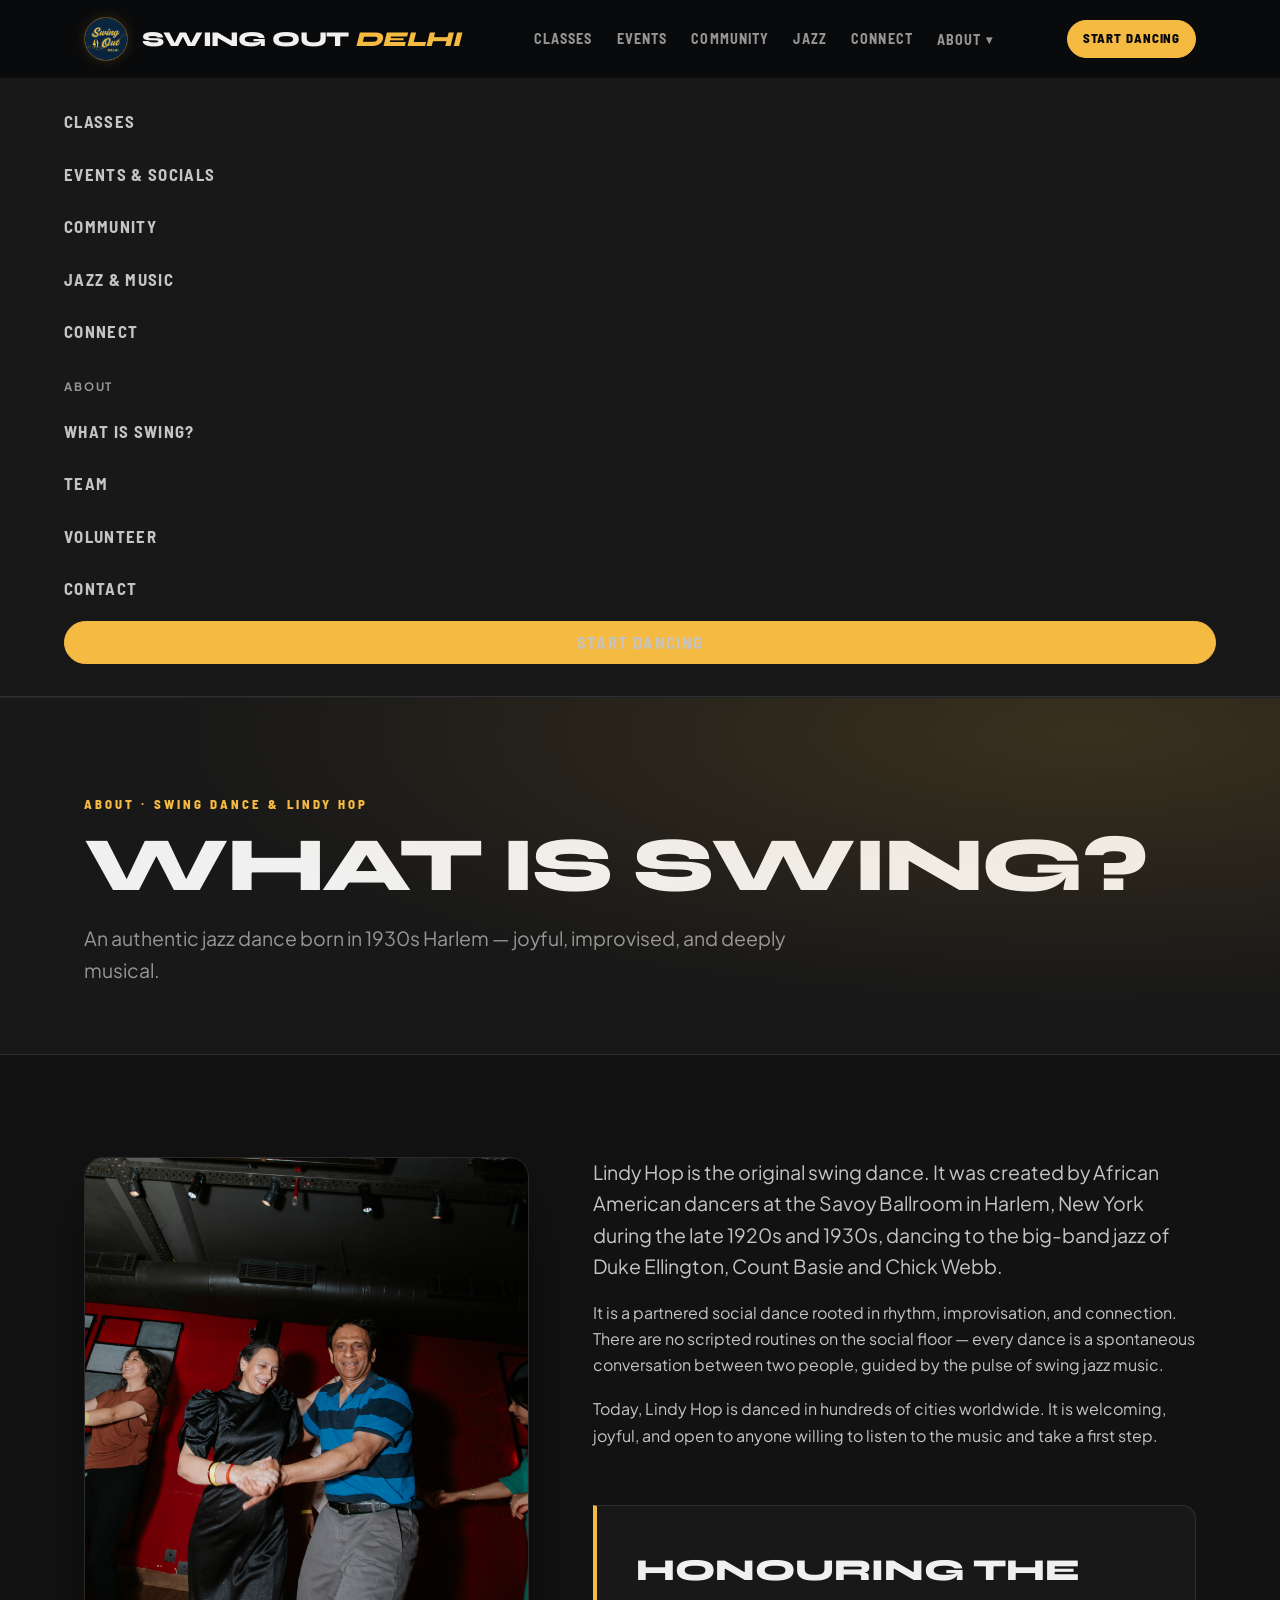
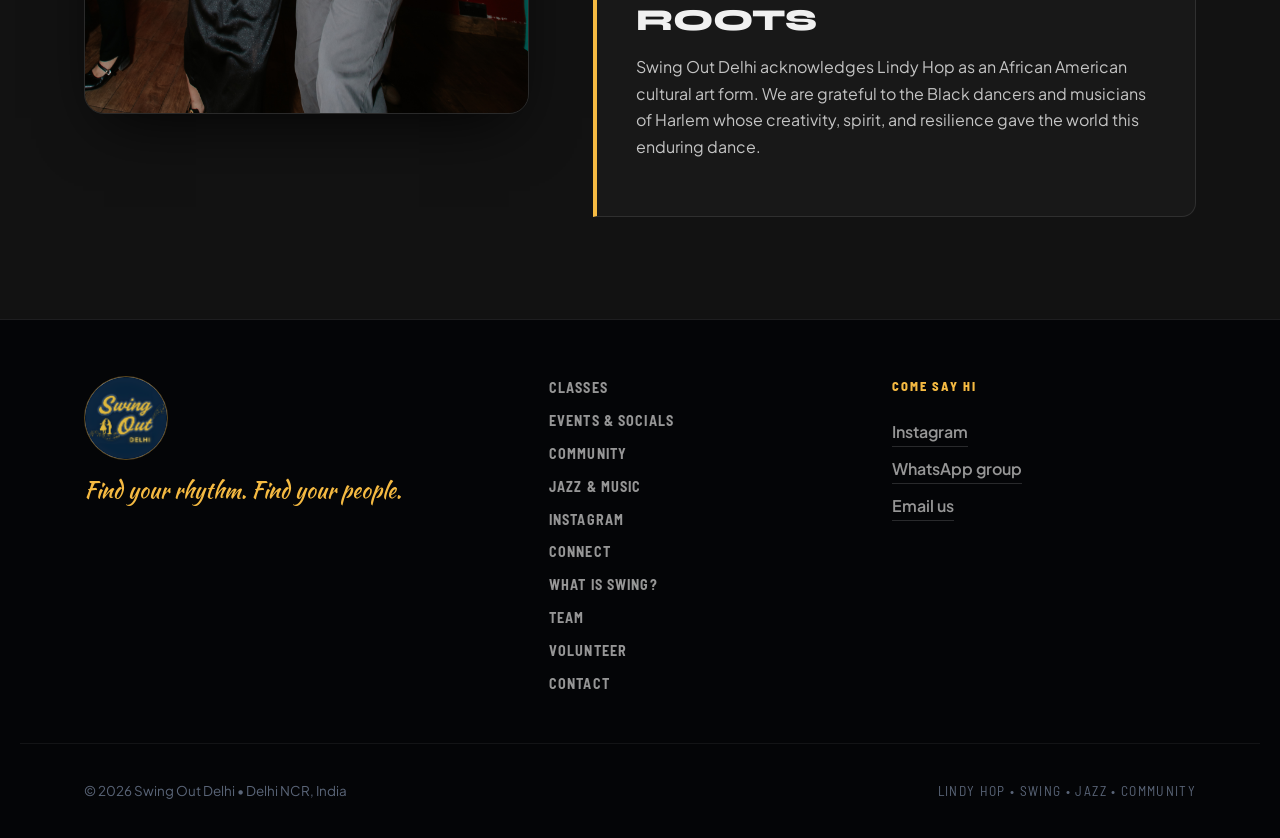
<file: Sod_website8Aug26/what-is-swing.html>
<!doctype html>
<html lang="en">
<head>
  <meta charset="utf-8" />
  <meta name="viewport" content="width=device-width, initial-scale=1" />
  <title>What is Swing? — Swing Out Delhi</title>
  <meta name="description" content="Swing is a family of social dances that grew out of African American communities alongside jazz. Lindy Hop — music, improvisation and connection — is the best known." />

  <link rel="icon" href="assets/img/logo.png" />
  <link rel="preconnect" href="https://fonts.googleapis.com" />
  <link rel="preconnect" href="https://fonts.gstatic.com" crossorigin />
  <link href="https://fonts.googleapis.com/css2?family=Plus+Jakarta+Sans:wght@400;500;600;700&family=Syne:ital,wght@0,600;0,700;0,800;1,700;1,800&family=Kaushan+Script&family=Barlow:wght@400;500;600;700&family=Barlow+Semi+Condensed:wght@500;600;700&display=swap" rel="stylesheet" />
  <link rel="stylesheet" href="styles.css" />
  <noscript><style>.reveal{opacity:1;transform:none}.mobile-menu{display:none}</style></noscript>
</head>
<body>
  <a class="skip-link" href="#main">Skip to content</a>

  <header class="nav" id="nav">
    <div class="wrap nav__inner">
      <a class="brand" href="index.html" aria-label="Swing Out Delhi home">
        <img src="assets/img/logo.png" alt="Swing Out Delhi" width="76" height="76" />
        <span class="brand__text">Swing Out <em>Delhi</em></span>
      </a>
      <nav class="nav__links" aria-label="Primary">
        <a href="index.html#whats-on">Classes</a>
        <a href="index.html#upcoming-events">Events</a>
        <a href="index.html#community">Community</a>
        <a href="index.html#jazz">Jazz</a>
        <a href="connect.html">Connect</a>
        <div class="nav__dd">
          <button type="button" class="nav__ddbtn" aria-expanded="false" aria-haspopup="true" aria-controls="aboutMenu">About</button>
          <div class="nav__ddmenu" id="aboutMenu" role="menu" aria-label="About">
            <a role="menuitem" href="what-is-swing.html" aria-current="page">What is Swing?</a>
            <a role="menuitem" href="shivi.html">Team</a>
            <a role="menuitem" href="volunteer.html">Volunteer</a>
            <a role="menuitem" href="index.html#contact">Contact</a>
          </div>
        </div>
      </nav>
      <a class="btn btn--sm btn--gold nav__cta" href="index.html#whats-on">Start dancing</a>
      <button class="nav__toggle" id="navToggle" aria-expanded="false" aria-controls="mobileMenu" aria-label="Open menu">
        <span></span><span></span><span></span>
      </button>
    </div>
    <div class="mobile-menu" id="mobileMenu" hidden>
      <a href="index.html#whats-on">Classes</a>
      <a href="index.html#upcoming-events">Events &amp; Socials</a>
      <a href="index.html#community">Community</a>
      <a href="index.html#jazz">Jazz &amp; Music</a>
      <a href="connect.html">Connect</a>
      <p class="mobile-menu__group">About</p>
      <a href="what-is-swing.html" aria-current="page">What is Swing?</a>
      <a href="shivi.html">Team</a>
      <a href="volunteer.html">Volunteer</a>
      <a href="index.html#contact">Contact</a>
      <a class="btn btn--gold" href="index.html#whats-on">Start dancing</a>
    </div>
  </header>

  <main id="main">
    <section class="page-hero">
      <div class="wrap">
        <p class="page-hero__eyebrow">About &middot; Swing dance &amp; Lindy Hop</p>
        <h1>What is Swing?</h1>
        <p class="page-hero__sub">An authentic jazz dance born in 1930s Harlem — joyful, improvised, and deeply musical.</p>
      </div>
    </section>

    <section class="section">
      <div class="wrap founder">
        <div class="founder__media">
          <img src="assets/img/partner-smile.jpg" alt="Dancers smiling and moving together at a Swing Out Delhi social" />
        </div>
        <div class="founder__text">
          <p class="lead">Lindy Hop is the original swing dance. It was created by African American dancers at the Savoy Ballroom in Harlem, New York during the late 1920s and 1930s, dancing to the big-band jazz of Duke Ellington, Count Basie and Chick Webb.</p>
          <p>It is a partnered social dance rooted in rhythm, improvisation, and connection. There are no scripted routines on the social floor — every dance is a spontaneous conversation between two people, guided by the pulse of swing jazz music.</p>
          <p>Today, Lindy Hop is danced in hundreds of cities worldwide. It is welcoming, joyful, and open to anyone willing to listen to the music and take a first step.</p>

          <div class="heritage">
            <h2>Honouring the roots</h2>
            <p>Swing Out Delhi acknowledges Lindy Hop as an African American cultural art form. We are grateful to the Black dancers and musicians of Harlem whose creativity, spirit, and resilience gave the world this enduring dance.</p>
          </div>
        </div>
      </div>
    </section>
  </main>

  <footer class="footer">
    <div class="wrap footer__inner">
      <div class="footer__brand">
        <img src="assets/img/logo.png" alt="Swing Out Delhi" width="96" height="96" />
        <p class="footer__tag script">Find your rhythm. Find your people.</p>
      </div>
      <nav class="footer__nav" aria-label="Footer">
        <a href="index.html#whats-on">Classes</a>
        <a href="index.html#upcoming-events">Events &amp; Socials</a>
        <a href="index.html#community">Community</a>
        <a href="index.html#jazz">Jazz &amp; Music</a>
        <a href="index.html#instagram">Instagram</a>
        <a href="connect.html">Connect</a>
        <a href="what-is-swing.html">What is Swing?</a>
        <a href="shivi.html">Team</a>
        <a href="volunteer.html">Volunteer</a>
        <a href="index.html#contact">Contact</a>
      </nav>
      <div class="footer__connect">
        <p class="footer__connect-title">Come say hi</p>
        <a class="link" href="https://www.instagram.com/swingoutdelhi/" target="_blank" rel="noopener">Instagram</a>
        <a class="link" href="mailto:swingoutdelhi@gmail.com?subject=WhatsApp%20group%20access">WhatsApp group</a>
        <a class="link" href="mailto:swingoutdelhi@gmail.com">Email us</a>
      </div>
    </div>
    <div class="wrap footer__base">
      <p>&copy; <span id="year">2026</span> Swing Out Delhi &bull; Delhi NCR, India</p>
      <p class="footer__made">Lindy Hop &bull; Swing &bull; Jazz &bull; Community</p>
    </div>
  </footer>

  <script src="data.js"></script>
  <script src="script.js"></script>
</body>
</html>
</file>
<file: styles.css>
/* =========================================================
   Swing Out Delhi — Modern Dance Academy Theme
   Inspired by "Play The Urban" Dance Academy Concept
   Dark Luxury / Architectural Grid / Modern Kinetic Typography
   ========================================================= */

:root {
  /* Dark Modern Canvas */
  --bg-root:         #121212;
  --bg-surface:      #181818;
  --bg-surface-2:    #202020;
  --bg-card:         #181818;
  --bg-card-hover:   #222222;
  --bg-elevated:     #191E2B;
  
  /* Text & Contrast */
  --text-pure:       #F0F0F0;
  --text-main:       #C4C4C4;
  --text-muted:      #969696;
  --text-dim:        #5A6578;
  
  /* Accents & Studio Glow */
  --accent-gold:     #F5BA42;
  --accent-gold-2:   #E59828;
  --accent-amber:    #FFC857;
  --accent-glow:     rgba(245, 186, 66, 0.22);
  --accent-neon:     #E5FE40;
  
  /* Architectural Borders */
  --border:          rgba(255, 255, 255, 0.1);
  --border-light:    rgba(255, 255, 255, 0.16);
  --border-gold:     rgba(245, 186, 66, 0.35);
  --border-subtle:   rgba(255, 255, 255, 0.06);

  /* Legacy variables for backward compatibility across subpages */
  --navy:            #08090C;
  --navy-900:        #050608;
  --navy-800:        #0E1118;
  --mustard:         #F5BA42;
  --mustard-2:       #E59828;
  --cream:           #FFFFFF;
  --cream-2:         #141722;
  --ink:             #FFFFFF;
  --muted:           #8E98A8;

  /* Layout & Geometry */
  --maxw:            1240px;
  --pad:             clamp(20px, 5vw, 64px);
  --radius:          14px;
  --radius-lg:       20px;
  --shadow:          0 24px 60px -20px rgba(0, 0, 0, 0.85);
  --shadow-glow:     0 0 40px -10px rgba(245, 186, 66, 0.3);

  /* Typography System */
  --f-display:       "Syne", -apple-system, BlinkMacSystemFont, "Segoe UI", sans-serif;
  --f-body:          "Plus Jakarta Sans", system-ui, -apple-system, sans-serif;
  --f-cond:          "Barlow Semi Condensed", "Syne", sans-serif;
  --f-script:        "Kaushan Script", cursive;
}

*, *::before, *::after { box-sizing: border-box; }
html {
  scroll-behavior: smooth;
  overflow-x: hidden;
  width: 100%;
}

body {
  margin: 0;
  font-family: var(--f-body);
  color: var(--text-main);
  background: var(--bg-root);
  font-size: 16px;
  line-height: 1.65;
  -webkit-font-smoothing: antialiased;
  -moz-osx-font-smoothing: grayscale;
  overflow-x: hidden;
  width: 100%;
}

img { display: block; max-width: 100%; }
a { color: inherit; }

[id] {
  scroll-margin-top: clamp(68px, 12vw, 86px);
}

.wrap {
  width: 100%;
  max-width: var(--maxw);
  margin-inline: auto;
  padding-inline: var(--pad);
}

.skip-link {
  position: absolute;
  left: -999px;
  top: 0;
  background: var(--accent-gold);
  color: #000;
  padding: 10px 18px;
  z-index: 200;
  border-radius: 0 0 8px 0;
  font-weight: 700;
  text-decoration: none;
}
.skip-link:focus { left: 0; }

.sr-only {
  position: absolute;
  width: 1px;
  height: 1px;
  padding: 0;
  margin: -1px;
  overflow: hidden;
  clip: rect(0 0 0 0);
  white-space: nowrap;
  border: 0;
}

/* =========================================================
   Typography & Kickers
   ========================================================= */
.script { font-family: var(--f-script); font-weight: 400; }

.kicker {
  font-family: var(--f-cond);
  text-transform: uppercase;
  letter-spacing: 0.22em;
  font-size: 0.76rem;
  font-weight: 700;
  color: var(--accent-gold);
  margin: 0 0 0.75rem;
  display: flex;
  align-items: center;
  gap: 0.5rem;
}
.kicker::before {
  content: "";
  display: inline-block;
  width: 6px;
  height: 6px;
  border-radius: 50%;
  background: var(--accent-gold);
  box-shadow: 0 0 8px var(--accent-gold);
}
.kicker--gold { color: var(--accent-gold); }
.kicker--navy { color: var(--text-muted); }

/* Outlined Architectural Typography (Module 852784229) */
.text-outline {
  -webkit-text-stroke: 1.5px rgba(255, 255, 255, 0.4);
  color: transparent;
  text-transform: uppercase;
  font-weight: 800;
  letter-spacing: 0.08em;
}

/* Display Headings — Modern Kinetic Dance Studio */
.display-1 {
  font-family: var(--f-display);
  font-weight: 800;
  line-height: 0.98;
  letter-spacing: -0.03em;
  font-size: clamp(2.3rem, 5.8vw, 4.4rem);
  margin: 0 0 1rem;
  color: var(--text-pure);
  text-transform: uppercase;
}

.display-2 {
  font-family: var(--f-display);
  font-weight: 800;
  line-height: 1.06;
  letter-spacing: -0.025em;
  font-size: clamp(1.8rem, 4vw, 3rem);
  margin: 0 0 1rem;
  color: var(--text-pure);
  text-transform: uppercase;
}

.display-1 em, .display-2 em {
  font-style: italic;
  font-weight: 800;
  color: var(--accent-gold);
}

.on-navy { color: var(--text-pure); }
.on-navy em { color: var(--accent-gold); }
.on-navy-muted { color: var(--text-muted); }

.h2 {
  font-family: var(--f-display);
  font-weight: 700;
  font-size: clamp(1.9rem, 4.4vw, 2.8rem);
  line-height: 1.08;
  letter-spacing: -0.02em;
  margin: 0.1rem 0 1rem;
  color: var(--text-pure);
}
.h2--light { color: var(--text-pure); }

.lead {
  font-size: clamp(1.05rem, 1.6vw, 1.22rem);
  color: var(--text-muted);
  line-height: 1.6;
}
.lead--light { color: var(--text-main); }

/* =========================================================
   Buttons & Links
   ========================================================= */
.btn {
  display: inline-flex;
  align-items: center;
  justify-content: center;
  gap: 0.55em;
  font-family: var(--f-cond);
  font-weight: 700;
  text-transform: uppercase;
  letter-spacing: 0.09em;
  font-size: 0.9rem;
  text-decoration: none;
  cursor: pointer;
  padding: 0.82em 1.6em;
  border-radius: 100px;
  border: 1.5px solid transparent;
  transition: all 0.22s cubic-bezier(0.16, 1, 0.3, 1);
  white-space: nowrap;
}

.btn:hover {
  transform: translateY(-2px);
}

/* Primary Gold Glow Button */
.btn--gold {
  background: var(--accent-gold);
  color: #08090C;
  border-color: var(--accent-gold);
  font-weight: 800;
}
.btn--gold:hover {
  background: #FFCA58;
  border-color: #FFCA58;
  box-shadow: 0 8px 24px -6px rgba(245, 186, 66, 0.6);
}

.btn--glow {
  box-shadow: 0 0 24px -4px rgba(245, 186, 66, 0.4);
}

.btn--navy {
  background: var(--bg-surface-2);
  color: var(--text-pure);
  border-color: var(--border-light);
}
.btn--navy:hover {
  background: var(--bg-card-hover);
  border-color: var(--accent-gold);
  color: var(--accent-gold);
}

.btn--ghost {
  background: rgba(255, 255, 255, 0.05);
  color: var(--text-pure);
  border-color: var(--border-light);
  backdrop-filter: blur(8px);
}
.btn--ghost:hover {
  background: rgba(255, 255, 255, 0.12);
  border-color: var(--text-pure);
  color: var(--text-pure);
}

.btn--ghost-glass {
  background: rgba(14, 17, 24, 0.7);
  color: var(--text-pure);
  border-color: rgba(255, 255, 255, 0.18);
  backdrop-filter: blur(12px);
}
.btn--ghost-glass:hover {
  background: rgba(255, 255, 255, 0.1);
  border-color: var(--accent-gold);
  color: var(--accent-gold);
}

.btn--ghost-light {
  background: transparent;
  color: var(--text-pure);
  border-color: var(--border-light);
}
.btn--ghost-light:hover {
  background: var(--text-pure);
  color: #08090C;
}

.btn--sm {
  padding: 0.55em 1.15em;
  font-size: 0.8rem;
  letter-spacing: 0.07em;
}

.link {
  color: var(--accent-gold);
  text-decoration: none;
  border-bottom: 1.5px solid rgba(245, 186, 66, 0.4);
  font-weight: 600;
  transition: all 0.18s ease;
}
.link:hover {
  border-color: var(--accent-gold);
  color: #FFCA58;
}

.link--gold {
  color: var(--accent-gold);
  border-color: rgba(245, 186, 66, 0.4);
}
.link--gold:hover {
  border-color: var(--accent-gold);
}

/* =========================================================
   Navigation Bar (Frosted Glass Dark Luxe)
   ========================================================= */
.nav {
  position: sticky;
  top: 0;
  z-index: 100;
  background: rgba(8, 9, 12, 0.82);
  backdrop-filter: blur(20px);
  -webkit-backdrop-filter: blur(20px);
  border-bottom: 1px solid var(--border);
  transition: background 0.25s ease, border-color 0.25s ease, box-shadow 0.25s ease;
}

.nav.scrolled {
  background: rgba(8, 9, 12, 0.95);
  border-bottom-color: rgba(255, 255, 255, 0.14);
  box-shadow: 0 10px 30px -10px rgba(0, 0, 0, 0.8);
}

.nav__inner {
  display: flex;
  align-items: center;
  justify-content: space-between;
  gap: 1.2rem;
  height: 78px;
}

.brand {
  display: flex;
  align-items: center;
  gap: 0.85rem;
  text-decoration: none;
}

.brand img {
  border-radius: 50%;
  width: 44px;
  height: 44px;
  border: 1.5px solid var(--border-gold);
  box-shadow: 0 0 16px -4px rgba(245, 186, 66, 0.3);
  transition: transform 0.25s ease;
}
.brand:hover img {
  transform: scale(1.05);
}

.brand__text {
  font-family: var(--f-display);
  font-weight: 800;
  font-size: 1.32rem;
  color: var(--text-pure);
  letter-spacing: -0.02em;
  text-transform: uppercase;
}
.brand__text em {
  font-style: italic;
  color: var(--accent-gold);
}

.nav__links {
  display: flex;
  align-items: center;
  gap: 1.5rem;
}

.nav__links > a {
  text-decoration: none;
  color: var(--text-muted);
  font-family: var(--f-cond);
  text-transform: uppercase;
  letter-spacing: 0.08em;
  font-weight: 700;
  font-size: 0.88rem;
  position: relative;
  padding: 0.3rem 0;
  transition: color 0.18s ease;
}

.nav__links > a:hover {
  color: var(--text-pure);
}

.nav__links > a::after {
  content: "";
  position: absolute;
  left: 0;
  bottom: -2px;
  width: 0;
  height: 2px;
  background: var(--accent-gold);
  transition: width 0.22s ease;
}
.nav__links > a:hover::after { width: 100%; }

/* Dropdown */
.nav__dd { position: relative; }
.nav__ddbtn {
  background: transparent;
  border: none;
  color: var(--text-muted);
  font-family: var(--f-cond);
  text-transform: uppercase;
  letter-spacing: 0.08em;
  font-weight: 700;
  font-size: 0.88rem;
  cursor: pointer;
  padding: 0.3rem 0;
  display: flex;
  align-items: center;
  gap: 0.3rem;
  transition: color 0.18s ease;
}
.nav__ddbtn::after {
  content: "▾";
  font-size: 0.75rem;
}
.nav__ddbtn:hover { color: var(--text-pure); }

.nav__ddmenu {
  position: absolute;
  top: calc(100% + 0.8rem);
  left: 50%;
  transform: translateX(-50%) translateY(8px);
  background: var(--bg-surface-2);
  border: 1px solid var(--border-light);
  border-radius: 12px;
  padding: 0.6rem;
  display: grid;
  gap: 0.2rem;
  min-width: 180px;
  box-shadow: var(--shadow);
  opacity: 0;
  visibility: hidden;
  transition: all 0.2s cubic-bezier(0.16, 1, 0.3, 1);
}
.nav__ddmenu.open {
  opacity: 1;
  visibility: visible;
  transform: translateX(-50%) translateY(0);
}

.nav__ddmenu a {
  text-decoration: none;
  color: var(--text-main);
  padding: 0.55rem 0.9rem;
  border-radius: 8px;
  font-size: 0.88rem;
  font-weight: 600;
  transition: background 0.15s ease, color 0.15s ease;
}
.nav__ddmenu a:hover {
  background: rgba(245, 186, 66, 0.15);
  color: var(--accent-gold);
}

.nav__actions {
  display: flex;
  align-items: center;
  gap: 0.75rem;
}

.nav__toggle {
  display: none;
  flex-direction: column;
  justify-content: center;
  align-items: center;
  gap: 5px;
  width: 44px;
  height: 44px;
  background: rgba(255, 255, 255, 0.05);
  border: 1px solid var(--border);
  border-radius: 8px;
  cursor: pointer;
  padding: 10px;
  transition: all 0.2s ease;
  -webkit-tap-highlight-color: transparent;
}
.nav__toggle:hover {
  background: rgba(255, 255, 255, 0.1);
  border-color: var(--accent-gold);
}
.nav__toggle span {
  display: block;
  width: 20px;
  height: 2px;
  background: var(--text-pure);
  border-radius: 2px;
  transition: transform 0.25s cubic-bezier(0.16, 1, 0.3, 1), opacity 0.2s ease;
}
.nav__toggle[aria-expanded="true"] span:nth-child(1) {
  transform: translateY(7px) rotate(45deg);
}
.nav__toggle[aria-expanded="true"] span:nth-child(2) {
  opacity: 0;
  transform: scaleX(0);
}
.nav__toggle[aria-expanded="true"] span:nth-child(3) {
  transform: translateY(-7px) rotate(-45deg);
}

.mobile-menu {
  background: rgba(18, 18, 18, 0.98);
  backdrop-filter: blur(24px);
  -webkit-backdrop-filter: blur(24px);
  border-bottom: 1px solid var(--border);
  padding: 1.5rem var(--pad) 2rem;
  display: grid;
  gap: 0.75rem;
  box-shadow: 0 30px 60px rgba(0, 0, 0, 0.9);
  animation: mobileMenuSlide 0.25s cubic-bezier(0.16, 1, 0.3, 1) forwards;
}
@keyframes mobileMenuSlide {
  from { opacity: 0; transform: translateY(-8px); }
  to { opacity: 1; transform: translateY(0); }
}
.mobile-menu a {
  text-decoration: none;
  color: var(--text-pure);
  font-family: var(--f-cond);
  text-transform: uppercase;
  letter-spacing: 0.1em;
  font-weight: 700;
  font-size: 1.05rem;
  padding: 0.65rem 0;
  border-bottom: 1px solid rgba(255, 255, 255, 0.06);
  display: flex;
  justify-content: space-between;
  align-items: center;
  transition: color 0.18s ease;
  min-height: 44px;
}
.mobile-menu a:hover,
.mobile-menu a:focus {
  color: var(--accent-gold);
}
.mobile-menu a span {
  color: var(--accent-gold);
  font-size: 1rem;
}
.mobile-menu__group {
  font-size: 0.72rem;
  letter-spacing: 0.18em;
  text-transform: uppercase;
  color: var(--accent-gold);
  margin: 1rem 0 0.2rem;
  font-weight: 800;
  font-family: var(--f-cond);
}

/* =========================================================
   1 · Hero Section (Play The Urban Dance Academy Look)
   ========================================================= */
.hero {
  position: relative;
  min-height: min(92vh, 880px);
  display: flex;
  align-items: center;
  overflow: hidden;
  border-bottom: 1px solid var(--border);
}

.hero__media {
  position: absolute;
  inset: 0;
  z-index: 1;
  overflow: hidden;
  background: #000;
}

.hero__video {
  width: 100%;
  height: 100%;
  object-fit: cover;
  object-position: center 30%;
  filter: brightness(0.78) contrast(1.08) saturate(0.95);
  transform: scale(1.02);
  transition: transform 10s ease;
}

.hero__overlay {
  position: absolute;
  inset: 0;
  z-index: 2;
  background:
    linear-gradient(180deg, rgba(8, 9, 12, 0.45) 0%, rgba(8, 9, 12, 0.6) 45%, rgba(8, 9, 12, 0.96) 95%),
    radial-gradient(ellipse at 80% 20%, rgba(245, 186, 66, 0.15), transparent 60%);
  pointer-events: none;
}

.hero__inner {
  position: relative;
  z-index: 3;
  padding-block: clamp(3rem, 8vw, 6rem);
}

.hero__content {
  max-width: 52rem;
}

.hero__pill {
  display: inline-flex;
  align-items: center;
  gap: 0.6rem;
  padding: 0.42em 1.05em;
  border-radius: 100px;
  background: rgba(14, 17, 24, 0.85);
  border: 1px solid var(--border-light);
  color: var(--text-main);
  font-family: var(--f-cond);
  text-transform: uppercase;
  letter-spacing: 0.14em;
  font-size: 0.74rem;
  font-weight: 700;
  margin-bottom: 1.5rem;
  backdrop-filter: blur(12px);
}

.hero__pill-dot {
  width: 7px;
  height: 7px;
  border-radius: 50%;
  background: var(--accent-neon);
  box-shadow: 0 0 10px var(--accent-neon);
  animation: pulseNeon 2s infinite ease-in-out;
}

@keyframes pulseNeon {
  0%, 100% { opacity: 1; transform: scale(1); }
  50% { opacity: 0.4; transform: scale(0.85); }
}

/* Bold Italic Kinetic Headline */
.hero__title {
  font-family: var(--f-display);
  font-weight: 800;
  font-style: italic;
  text-transform: uppercase;
  font-size: clamp(3.2rem, 8.6vw, 6.8rem);
  line-height: 0.92;
  letter-spacing: -0.035em;
  margin: 0 0 1.2rem;
  color: var(--text-pure);
}

.hero__title-line {
  display: block;
}

.hero__title-accent {
  color: var(--accent-gold);
  text-shadow: 0 0 35px rgba(245, 186, 66, 0.45);
}

.hero__tagline {
  font-size: clamp(1.4rem, 3.2vw, 2.3rem);
  color: var(--accent-gold);
  margin: 0 0 1.1rem;
  line-height: 1.2;
}

.hero__sub {
  font-size: clamp(1.05rem, 1.7vw, 1.25rem);
  color: var(--text-main);
  max-width: 44ch;
  margin: 0 0 2rem;
  line-height: 1.6;
}

.hero__cta {
  display: flex;
  gap: 1rem;
  flex-wrap: wrap;
  margin-bottom: 2.2rem;
}

.hero__perks {
  display: flex;
  gap: 0.8rem 1.6rem;
  flex-wrap: wrap;
}

.hero__perk {
  font-family: var(--f-cond);
  text-transform: uppercase;
  letter-spacing: 0.1em;
  font-size: 0.78rem;
  font-weight: 700;
  color: var(--text-muted);
  display: flex;
  align-items: center;
  gap: 0.45rem;
}
.hero__perk::before {
  content: "—";
  color: var(--accent-gold);
}

/* Floating Video Playback Controller */
.hero__video-bar {
  position: absolute;
  bottom: 1.8rem;
  right: var(--pad);
  z-index: 4;
}

.hero__video-btn {
  display: inline-flex;
  align-items: center;
  gap: 0.65rem;
  background: rgba(14, 17, 24, 0.8);
  border: 1px solid var(--border-light);
  color: var(--text-pure);
  padding: 0.55em 1.1em;
  border-radius: 100px;
  cursor: pointer;
  backdrop-filter: blur(12px);
  font-family: var(--f-cond);
  text-transform: uppercase;
  letter-spacing: 0.1em;
  font-size: 0.76rem;
  font-weight: 700;
  transition: all 0.2s ease;
}

.hero__video-btn:hover {
  background: rgba(245, 186, 66, 0.2);
  border-color: var(--accent-gold);
  color: var(--accent-gold);
}

.hero__video-icon {
  font-size: 0.75rem;
  color: var(--accent-gold);
}

/* =========================================================
   2 · Classes & Schedule (Behance Frame 02 Layout)
   ========================================================= */
.whatson {
  background: var(--bg-surface);
  padding: clamp(3.5rem, 6vw, 5.2rem) 0;
  position: relative;
  border-bottom: 1px solid var(--border);
}

.whatson__inner {
  display: grid;
  gap: 2.8rem;
}

.whatson__head {
  max-width: 48rem;
}

.whatson__note {
  font-size: 1.05rem;
  color: var(--text-muted);
  margin: 0.6rem 0 0;
}

/* Steps Indicator (01, 02, 03, 04) */
.steps {
  list-style: none;
  margin: 0;
  padding: 0;
  display: grid;
  grid-template-columns: repeat(4, 1fr);
  gap: 1.2rem;
  border-top: 1px solid var(--border);
  border-bottom: 1px solid var(--border);
  padding-block: 1.6rem;
}

.step {
  display: grid;
  gap: 0.25rem;
  padding-left: 0.5rem;
}

.step__n {
  font-family: var(--f-display);
  font-weight: 800;
  font-size: 1.8rem;
  color: var(--accent-gold);
  line-height: 1;
}

.step__t {
  font-family: var(--f-display);
  font-weight: 700;
  font-size: 1rem;
  text-transform: uppercase;
  letter-spacing: 0.02em;
  color: var(--text-pure);
}

.step__d {
  font-size: 0.84rem;
  color: var(--text-muted);
}

/* Architectural Class Grid */
.events {
  display: grid;
  gap: 1.2rem;
}

/* Class Card (Behance Timetable Row / Modern Card) */
.event {
  background: var(--bg-card);
  border: 1px solid var(--border);
  border-radius: var(--radius);
  padding: clamp(1.6rem, 3.5vw, 2.2rem);
  display: grid;
  gap: 1.2rem;
  transition: all 0.25s cubic-bezier(0.16, 1, 0.3, 1);
  position: relative;
  overflow: hidden;
}

.event::before {
  content: "";
  position: absolute;
  top: 0;
  left: 0;
  width: 4px;
  height: 100%;
  background: var(--border);
  transition: background 0.25s ease;
}

.event:hover {
  background: var(--bg-card-hover);
  border-color: var(--border-gold);
  transform: translateY(-2px);
  box-shadow: 0 16px 40px -15px rgba(0, 0, 0, 0.7);
}

.event:hover::before {
  background: var(--accent-gold);
}

.event__top {
  display: flex;
  align-items: baseline;
  justify-content: space-between;
  gap: 1rem;
  flex-wrap: wrap;
  border-bottom: 1px solid var(--border-subtle);
  padding-bottom: 0.85rem;
}

.event__name {
  font-family: var(--f-display);
  font-weight: 800;
  font-size: clamp(1.35rem, 2.5vw, 1.85rem);
  text-transform: uppercase;
  letter-spacing: -0.02em;
  margin: 0;
  color: var(--text-pure);
}

.event__tags {
  display: flex;
  gap: 0.5rem;
  align-items: center;
  flex-wrap: wrap;
}

/* Level Badges (BEG, INT, PRO, ALL LEVELS) */
.event__level {
  font-family: var(--f-cond);
  text-transform: uppercase;
  letter-spacing: 0.1em;
  font-size: 0.72rem;
  font-weight: 800;
  padding: 0.32em 0.85em;
  border-radius: 100px;
  background: rgba(245, 186, 66, 0.15);
  color: var(--accent-gold);
  border: 1px solid var(--border-gold);
}

.event__tag {
  font-family: var(--f-cond);
  text-transform: uppercase;
  letter-spacing: 0.1em;
  font-size: 0.72rem;
  font-weight: 700;
  padding: 0.32em 0.8em;
  border-radius: 100px;
  background: rgba(255, 255, 255, 0.05);
  color: var(--text-muted);
  border: 1px solid var(--border);
}

.event__blurb {
  font-size: 0.98rem;
  color: var(--text-main);
  margin: 0;
  line-height: 1.55;
  max-width: 65ch;
}

.event__highlights {
  list-style: none;
  margin: 0;
  padding: 0;
  display: grid;
  grid-template-columns: repeat(auto-fit, minmax(220px, 1fr));
  gap: 0.5rem 1.5rem;
  font-size: 0.88rem;
  color: var(--text-muted);
}

.event__highlights li {
  position: relative;
  padding-left: 1.2rem;
}
.event__highlights li::before {
  content: "✦";
  position: absolute;
  left: 0;
  color: var(--accent-gold);
  font-size: 0.8rem;
}

.event__meta {
  display: grid;
  grid-template-columns: repeat(auto-fit, minmax(180px, 1fr));
  gap: 1rem;
  margin: 0;
  padding-top: 1rem;
  border-top: 1px solid var(--border-subtle);
  font-size: 0.88rem;
}

.event__meta dt {
  font-family: var(--f-cond);
  text-transform: uppercase;
  letter-spacing: 0.12em;
  font-size: 0.72rem;
  color: var(--text-muted);
  font-weight: 700;
  margin-bottom: 0.2rem;
}

.event__meta dd {
  margin: 0;
  color: var(--text-pure);
  font-weight: 600;
}

.event__footer {
  display: flex;
  align-items: center;
  justify-content: space-between;
  gap: 1.5rem;
  padding-top: 0.8rem;
  border-top: 1px solid var(--border-subtle);
  flex-wrap: wrap;
}

.event__price {
  font-family: var(--f-display);
  font-weight: 700;
  font-size: 1.1rem;
  color: var(--accent-gold);
}

/* =========================================================
   Module 852784229 Feature: Lanyard Passes Showcase
   ========================================================= */
.passes-grid {
  display: grid;
  grid-template-columns: repeat(3, 1fr);
  gap: 1.5rem;
  margin-top: 2.2rem;
}

.lanyard-card {
  position: relative;
  background: #0B0D12;
  border: 1px solid rgba(255, 255, 255, 0.14);
  border-radius: 16px;
  padding: 2.4rem 1.6rem 1.4rem 3.4rem;
  display: flex;
  flex-direction: column;
  justify-content: space-between;
  min-height: 300px;
  overflow: hidden;
  box-shadow: 0 20px 40px -15px rgba(0, 0, 0, 0.9);
  transition: all 0.25s cubic-bezier(0.16, 1, 0.3, 1);
}
.lanyard-card:hover {
  transform: translateY(-4px);
  border-color: var(--accent-gold);
  box-shadow: 0 24px 50px -15px rgba(0, 0, 0, 0.95), 0 0 25px -8px rgba(245, 186, 66, 0.25);
}

.lanyard-content {
  display: flex;
  flex-direction: column;
  gap: 0.4rem;
  z-index: 2;
}

.lanyard-brand {
  font-family: var(--f-cond);
  text-transform: uppercase;
  font-size: 0.72rem;
  font-weight: 800;
  letter-spacing: 0.14em;
  color: var(--text-muted);
}

.lanyard-name {
  font-family: var(--f-display);
  font-weight: 800;
  font-size: 1.35rem;
  text-transform: uppercase;
  color: var(--text-pure);
  margin: 0;
  letter-spacing: -0.01em;
}

.lanyard-role {
  font-size: 0.88rem;
  color: var(--accent-gold);
  font-weight: 600;
  margin: 0;
}

.lanyard-bio {
  font-size: 0.84rem;
  color: var(--text-muted);
  line-height: 1.45;
  margin: 0.4rem 0 0;
}

/* Lanyard Clip Top Hardware */
.lanyard-clip {
  position: absolute;
  top: 0;
  left: 50%;
  transform: translateX(-50%);
  width: 46px;
  height: 18px;
  background: linear-gradient(180deg, #555 0%, #222 100%);
  border-radius: 0 0 6px 6px;
  border: 1px solid rgba(255, 255, 255, 0.2);
  display: flex;
  align-items: center;
  justify-content: center;
}
.lanyard-clip::after {
  content: "";
  width: 14px;
  height: 6px;
  border-radius: 3px;
  background: #111;
  border: 1px solid rgba(255, 255, 255, 0.3);
}

/* Rotated Outline Text on Left Edge (INSTRUCTOR, ORGANIZER) */
.lanyard-vertical {
  position: absolute;
  left: 0.8rem;
  top: 50%;
  transform: translateY(-50%) rotate(-90deg);
  transform-origin: center center;
  -webkit-text-stroke: 1.5px rgba(255, 255, 255, 0.3);
  color: transparent;
  font-family: var(--f-display);
  font-weight: 900;
  font-size: 1.4rem;
  letter-spacing: 0.2em;
  white-space: nowrap;
  pointer-events: none;
}

/* Barcode Graphic */
.barcode {
  display: flex;
  flex-direction: column;
  gap: 0.3rem;
  margin-top: 1.2rem;
}
.barcode-lines {
  height: 28px;
  background-image: repeating-linear-gradient(
    90deg,
    #FFFFFF,
    #FFFFFF 2px,
    transparent 2px,
    transparent 5px,
    #FFFFFF 5px,
    #FFFFFF 8px,
    transparent 8px,
    transparent 9px,
    #FFFFFF 9px,
    #FFFFFF 12px,
    transparent 12px,
    transparent 15px
  );
  opacity: 0.85;
}
.barcode-text {
  font-family: monospace;
  font-size: 0.68rem;
  letter-spacing: 0.18em;
  color: var(--text-muted);
  text-transform: uppercase;
}

/* =========================================================
   2.5 · Upcoming Events & Socials (Architectural Tickets)
   ========================================================= */
.upcoming {
  background: var(--bg-root);
  padding: clamp(3.5rem, 6vw, 5.2rem) 0;
  border-bottom: 1px solid var(--border);
}

.upcoming__inner {
  display: grid;
  gap: 2.8rem;
}

.upcoming__head {
  max-width: 48rem;
}

.upcoming__lead {
  font-size: 1.05rem;
  color: var(--text-muted);
  margin: 0.6rem 0 0;
}

.upcoming-grid {
  display: grid;
  gap: 1.5rem;
}

.event-ticket {
  background: var(--bg-card);
  border: 1px solid var(--border);
  border-radius: var(--radius);
  display: grid;
  grid-template-columns: 140px 1fr;
  overflow: hidden;
  transition: all 0.25s cubic-bezier(0.16, 1, 0.3, 1);
}

.event-ticket:hover {
  background: var(--bg-card-hover);
  border-color: var(--border-gold);
  transform: translateY(-2px);
  box-shadow: 0 16px 40px -15px rgba(0, 0, 0, 0.7);
}

.event-ticket__date {
  background: var(--bg-surface-2);
  display: flex;
  flex-direction: column;
  align-items: center;
  justify-content: center;
  text-align: center;
  padding: 1.6rem 1rem;
  border-right: 1.5px dashed rgba(255, 255, 255, 0.15);
}

.event-ticket__month {
  font-family: var(--f-cond);
  text-transform: uppercase;
  font-weight: 800;
  font-size: 0.85rem;
  letter-spacing: 0.18em;
  color: var(--accent-gold);
}

.event-ticket__day {
  font-family: var(--f-display);
  font-weight: 800;
  font-size: 2.8rem;
  line-height: 1;
  margin: 0.3rem 0;
  color: var(--text-pure);
}

.event-ticket__weekday {
  font-family: var(--f-cond);
  text-transform: uppercase;
  font-size: 0.76rem;
  letter-spacing: 0.12em;
  color: var(--text-muted);
}

.event-ticket__body {
  padding: 1.6rem 2rem;
  display: flex;
  flex-direction: column;
  gap: 0.65rem;
}

.event-ticket__tag {
  font-family: var(--f-cond);
  text-transform: uppercase;
  letter-spacing: 0.12em;
  font-size: 0.7rem;
  font-weight: 800;
  color: var(--accent-gold);
}

.event-ticket__title {
  font-family: var(--f-display);
  font-weight: 800;
  font-size: clamp(1.25rem, 2.2vw, 1.6rem);
  line-height: 1.15;
  margin: 0;
  color: var(--text-pure);
  text-transform: uppercase;
}

.event-ticket__blurb {
  font-size: 0.95rem;
  color: var(--text-main);
  margin: 0;
  line-height: 1.55;
}

.event-ticket__meta {
  display: flex;
  gap: 1.5rem;
  flex-wrap: wrap;
  font-size: 0.88rem;
  color: var(--text-muted);
  margin-top: 0.4rem;
  padding-top: 0.75rem;
  border-top: 1px solid var(--border-subtle);
}

.event-ticket__meta-item {
  display: flex;
  align-items: center;
  gap: 0.45rem;
}

.event-ticket__meta-icon {
  color: var(--accent-gold);
}

.event-ticket__note {
  font-size: 0.82rem;
  color: var(--text-muted);
  font-style: italic;
  margin: 0.2rem 0 0;
}

.event-ticket__foot {
  display: flex;
  align-items: center;
  justify-content: space-between;
  gap: 1rem;
  margin-top: auto;
  padding-top: 0.9rem;
  flex-wrap: wrap;
}

.event-ticket__cover {
  font-family: var(--f-cond);
  font-weight: 700;
  font-size: 0.84rem;
  color: var(--accent-gold);
  text-transform: uppercase;
  letter-spacing: 0.08em;
}

/* =========================================================
   3 · Community (Carousel & Atmosphere)
   ========================================================= */
.community {
  background: var(--bg-surface);
  padding: clamp(3.5rem, 6vw, 5.2rem) 0;
  border-bottom: 1px solid var(--border);
}

.community__head {
  max-width: 48rem;
  margin-bottom: 2.4rem;
}

.community__lead {
  font-size: 1.1rem;
  color: var(--text-muted);
  margin: 0.5rem 0 0;
}

.carousel {
  position: relative;
  width: 100%;
}

.carousel__viewport {
  list-style: none;
  margin: 0;
  display: grid;
  grid-auto-flow: column;
  grid-auto-columns: min(580px, 85vw);
  gap: 20px;
  overflow-x: auto;
  overscroll-behavior-x: contain;
  scroll-snap-type: x mandatory;
  -webkit-overflow-scrolling: touch;
  scrollbar-width: none;
  padding-inline: 0;
  padding-block: 0.5rem;
}
.carousel__viewport::-webkit-scrollbar { display: none; }

.carousel__slide {
  scroll-snap-align: start;
  margin: 0;
}

.carousel__slide figure {
  margin: 0;
  position: relative;
  border-radius: var(--radius-lg);
  overflow: hidden;
  box-shadow: var(--shadow);
  border: 1px solid var(--border);
  background: #000;
}

.carousel__slide img {
  width: 100%;
  aspect-ratio: 16 / 10;
  object-fit: cover;
  display: block;
}

.carousel__slide figcaption {
  position: absolute;
  left: 16px;
  bottom: 16px;
  color: #FFFFFF;
  font-family: var(--f-cond);
  text-transform: uppercase;
  letter-spacing: 0.12em;
  font-size: 0.76rem;
  font-weight: 700;
  background: rgba(8, 9, 12, 0.85);
  padding: 0.5em 1.1em;
  border-radius: 100px;
  backdrop-filter: blur(8px);
  border: 1px solid var(--border);
}

.carousel__btn {
  position: absolute;
  top: calc(50% - 1.5rem);
  transform: translateY(-50%);
  z-index: 3;
  width: 48px;
  height: 48px;
  border-radius: 50%;
  border: 1.5px solid var(--border-light);
  background: rgba(14, 17, 24, 0.85);
  color: var(--text-pure);
  font-size: 1.5rem;
  cursor: pointer;
  display: grid;
  place-items: center;
  box-shadow: 0 8px 24px rgba(0, 0, 0, 0.6);
  backdrop-filter: blur(12px);
  transition: all 0.2s ease;
}
.carousel__btn:hover {
  background: var(--accent-gold);
  color: #08090C;
  border-color: var(--accent-gold);
  transform: translateY(-50%) scale(1.06);
}
.carousel__btn:disabled { opacity: 0.25; cursor: default; pointer-events: none; }
.carousel__btn--prev { left: 14px; }
.carousel__btn--next { right: 14px; }

.carousel__foot {
  display: flex;
  align-items: center;
  justify-content: space-between;
  gap: 1rem;
  flex-wrap: wrap;
  margin-top: 1.4rem;
}

.carousel__status {
  font-family: var(--f-display);
  font-weight: 800;
  font-size: 1.2rem;
  color: var(--accent-gold);
  margin: 0;
  letter-spacing: 0.08em;
}

.carousel__hint {
  font-family: var(--f-cond);
  text-transform: uppercase;
  letter-spacing: 0.1em;
  font-size: 0.8rem;
  color: var(--text-muted);
  margin: 0;
}

/* =========================================================
   4 · Beginner Invitation (Dark Luxury Studio Moment)
   ========================================================= */
.beginner {
  background: var(--bg-root);
  padding: clamp(3.5rem, 6vw, 5.2rem) 0;
  border-bottom: 1px solid var(--border);
  position: relative;
  overflow: hidden;
}

.beginner::after {
  content: "";
  position: absolute;
  right: -5%;
  top: 20%;
  width: 500px;
  height: 500px;
  background: radial-gradient(circle, rgba(245, 186, 66, 0.12) 0%, transparent 70%);
  pointer-events: none;
}

.beginner__inner {
  display: grid;
  grid-template-columns: 1.2fr 0.8fr;
  align-items: center;
  gap: clamp(2rem, 5vw, 4.5rem);
}

.beginner__text { max-width: 36rem; }

.beginner__sub {
  font-size: clamp(1.05rem, 1.6vw, 1.2rem);
  color: var(--text-main);
  margin: 0 0 2rem;
  line-height: 1.6;
}

.beginner__circle {
  justify-self: center;
  position: relative;
}

.beginner__circle::before {
  content: "";
  position: absolute;
  inset: -12px;
  border-radius: 50%;
  border: 1px dashed var(--border-gold);
  animation: rotateBorder 30s linear infinite;
}

@keyframes rotateBorder {
  from { transform: rotate(0deg); }
  to { transform: rotate(360deg); }
}

.beginner__circle img {
  width: min(360px, 72vw);
  aspect-ratio: 1 / 1;
  object-fit: cover;
  object-position: center 22%;
  border-radius: 50%;
  border: 6px solid var(--bg-surface-2);
  box-shadow: 0 20px 50px -15px rgba(0, 0, 0, 0.9);
}

/* =========================================================
   5 · Jazz & Live Music (Deep Charcoal Split)
   ========================================================= */
.jazz {
  background: var(--bg-surface);
  color: var(--text-pure);
  display: grid;
  grid-template-columns: 0.9fr 1.1fr;
  align-items: stretch;
  border-bottom: 1px solid var(--border);
}

.jazz__media { overflow: hidden; background: #000; }
.jazz__media img {
  width: 100%;
  height: 100%;
  min-height: 400px;
  object-fit: cover;
  object-position: center 35%;
  filter: brightness(0.85);
}

.jazz__text {
  padding: clamp(3.5rem, 6vw, 5.2rem) var(--pad);
  max-width: 42rem;
  align-self: center;
}

/* =========================================================
   6 · Instagram Grid (6 Curated Dark Tiles)
   ========================================================= */
.ig-section {
  background: var(--bg-root);
  padding: clamp(3.5rem, 6vw, 5.2rem) 0;
  border-bottom: 1px solid var(--border);
}

.ig-header {
  display: flex;
  align-items: flex-end;
  justify-content: space-between;
  gap: 1.5rem;
  margin-bottom: 2.2rem;
  flex-wrap: wrap;
}

.ig-header__left { max-width: 44rem; }
.ig-header__sub { margin: 0.5rem 0 0; color: var(--text-muted); font-size: 1.02rem; }

.ig-grid {
  display: grid;
  grid-template-columns: repeat(6, 1fr);
  gap: 14px;
}

.ig-tile {
  position: relative;
  aspect-ratio: 1 / 1;
  border-radius: 12px;
  overflow: hidden;
  display: block;
  text-decoration: none;
  background: var(--bg-surface-2);
  border: 1px solid var(--border);
  box-shadow: 0 10px 24px -10px rgba(0, 0, 0, 0.6);
  transition: border-color 0.25s ease, transform 0.25s ease;
}

.ig-tile:hover {
  border-color: var(--accent-gold);
  transform: translateY(-3px);
}

.ig-tile img {
  width: 100%;
  height: 100%;
  object-fit: cover;
  display: block;
  transition: transform 0.4s ease;
}

.ig-tile:hover img { transform: scale(1.08); }

.ig-tile__overlay {
  position: absolute;
  inset: 0;
  background: linear-gradient(180deg, rgba(8, 9, 12, 0.2) 0%, rgba(8, 9, 12, 0.9) 100%);
  display: flex;
  flex-direction: column;
  justify-content: flex-end;
  padding: 1rem;
  color: var(--text-pure);
  opacity: 0;
  transition: opacity 0.25s ease;
  backdrop-filter: blur(3px);
}

.ig-tile:hover .ig-tile__overlay,
.ig-tile:focus .ig-tile__overlay { opacity: 1; }

.ig-tile__icon {
  width: 22px;
  height: 22px;
  margin-bottom: auto;
  align-self: flex-end;
  color: var(--accent-gold);
}

.ig-tile__caption {
  font-size: 0.78rem;
  line-height: 1.35;
  margin: 0 0 0.4rem;
  display: -webkit-box;
  -webkit-line-clamp: 3;
  -webkit-box-orient: vertical;
  overflow: hidden;
  color: var(--text-main);
}

.ig-tile__action {
  font-family: var(--f-cond);
  text-transform: uppercase;
  letter-spacing: 0.1em;
  font-size: 0.68rem;
  font-weight: 800;
  color: var(--accent-gold);
}

/* =========================================================
   7 · Final CTA
   ========================================================= */
.cta {
  background: var(--bg-surface);
  color: var(--text-pure);
  text-align: center;
  padding: clamp(4rem, 7vw, 6rem) 0;
  position: relative;
  overflow: hidden;
}

.cta::before {
  content: "";
  position: absolute;
  inset: 0;
  background: radial-gradient(ellipse at 50% 20%, rgba(245, 186, 66, 0.12), transparent 70%);
  pointer-events: none;
}

.cta__inner { position: relative; z-index: 2; }

.cta__script {
  font-family: var(--f-display);
  font-weight: 800;
  font-style: italic;
  text-transform: uppercase;
  color: var(--accent-gold);
  font-size: clamp(2.4rem, 6.5vw, 5.2rem);
  line-height: 0.95;
  margin: 0;
  letter-spacing: -0.02em;
}

.cta__script--2 { color: var(--text-pure); }

.cta__sub {
  font-family: var(--f-cond);
  text-transform: uppercase;
  letter-spacing: 0.18em;
  font-size: 0.92rem;
  color: var(--text-muted);
  margin: 1.5rem 0 2.2rem;
  font-weight: 700;
}

.cta__buttons {
  display: flex;
  gap: 1.2rem;
  justify-content: center;
  flex-wrap: wrap;
}

.cta__connect {
  max-width: 52ch;
  margin: 2.4rem auto 0;
  color: var(--text-muted);
  font-size: 0.95rem;
}

/* =========================================================
   Footer
   ========================================================= */
.footer {
  background: #040507;
  color: var(--text-pure);
  padding-top: 3.5rem;
  border-top: 1px solid var(--border);
}

.footer__inner {
  display: grid;
  grid-template-columns: 1.4fr 1fr 1fr;
  gap: 2.5rem;
  padding-bottom: 3rem;
}

.footer__brand img {
  border-radius: 50%;
  width: 84px;
  height: 84px;
  border: 1px solid var(--border-gold);
}

.footer__tag {
  color: var(--accent-gold);
  font-size: 1.35rem;
  margin: 0.8rem 0 0.5rem;
}

.footer__nav {
  display: grid;
  gap: 0.6rem;
  align-content: start;
}

.footer__nav a {
  text-decoration: none;
  color: var(--text-muted);
  font-family: var(--f-cond);
  text-transform: uppercase;
  letter-spacing: 0.08em;
  font-size: 0.88rem;
  font-weight: 700;
  transition: color 0.18s ease;
}
.footer__nav a:hover { color: var(--accent-gold); }

.footer__connect-title {
  font-family: var(--f-cond);
  text-transform: uppercase;
  letter-spacing: 0.14em;
  font-size: 0.78rem;
  color: var(--accent-gold);
  margin: 0 0 0.8rem;
  font-weight: 800;
}

.footer__connect {
  display: grid;
  gap: 0.6rem;
  align-content: start;
}

.footer__connect .link {
  color: var(--text-muted);
  border-color: rgba(255, 255, 255, 0.15);
  width: max-content;
}
.footer__connect .link:hover {
  color: var(--accent-gold);
  border-color: var(--accent-gold);
}

.footer__base {
  display: flex;
  justify-content: space-between;
  gap: 1rem;
  flex-wrap: wrap;
  padding-block: 1.4rem;
  border-top: 1px solid var(--border-subtle);
  font-size: 0.84rem;
  color: var(--text-dim);
}

.footer__made {
  font-family: var(--f-cond);
  letter-spacing: 0.1em;
  text-transform: uppercase;
}

/* =========================================================
   RSVP Modal & Digital Lanyard Pass (Module 852784229)
   ========================================================= */
.modal-backdrop {
  position: fixed;
  inset: 0;
  background: rgba(4, 5, 7, 0.88);
  backdrop-filter: blur(14px);
  z-index: 1000;
  display: grid;
  place-items: center;
  padding: 1.2rem;
  opacity: 0;
  visibility: hidden;
  transition: opacity 0.25s ease, visibility 0.25s ease;
}

.modal-backdrop.is-active {
  opacity: 1;
  visibility: visible;
}

.modal {
  background: var(--bg-surface);
  color: var(--text-pure);
  border-radius: var(--radius-lg);
  width: 100%;
  max-width: 560px;
  max-height: min(90vh, 780px);
  overflow-y: auto;
  padding: clamp(1.8rem, 4.5vw, 2.6rem);
  box-shadow: 0 35px 90px -20px rgba(0, 0, 0, 0.95);
  border: 1px solid var(--border-gold);
  position: relative;
  transform: translateY(24px) scale(0.97);
  transition: transform 0.25s cubic-bezier(0.16, 1, 0.3, 1);
}

.modal-backdrop.is-active .modal {
  transform: translateY(0) scale(1);
}

.modal__close {
  position: absolute;
  top: 1.2rem;
  right: 1.2rem;
  width: 36px;
  height: 36px;
  border-radius: 50%;
  border: 1px solid var(--border-light);
  background: var(--bg-surface-2);
  color: var(--text-pure);
  font-size: 1.3rem;
  display: grid;
  place-items: center;
  cursor: pointer;
  line-height: 1;
  transition: all 0.18s ease;
}

.modal__close:hover {
  background: var(--accent-gold);
  color: #08090C;
  border-color: var(--accent-gold);
  transform: scale(1.08);
}

.modal__head {
  margin-bottom: 1.5rem;
  padding-right: 2rem;
}

.modal__kicker {
  font-family: var(--f-cond);
  text-transform: uppercase;
  letter-spacing: 0.18em;
  font-size: 0.76rem;
  font-weight: 800;
  color: var(--accent-gold);
  margin: 0 0 0.4rem;
}

.modal__title {
  font-family: var(--f-display);
  font-weight: 800;
  font-size: clamp(1.5rem, 3.2vw, 2rem);
  text-transform: uppercase;
  line-height: 1.1;
  margin: 0 0 0.4rem;
  color: var(--text-pure);
}

.modal__sub {
  margin: 0;
  color: var(--text-muted);
  font-size: 0.95rem;
}

.rsvp-form { display: grid; gap: 1.15rem; }
.form-group { display: grid; gap: 0.4rem; }

.form-label {
  font-family: var(--f-cond);
  text-transform: uppercase;
  letter-spacing: 0.1em;
  font-size: 0.74rem;
  font-weight: 800;
  color: var(--text-muted);
}
.form-label em { font-style: normal; color: var(--accent-gold); }

.form-control {
  width: 100%;
  font-family: var(--f-body);
  font-size: 0.96rem;
  padding: 0.78em 1.05em;
  border-radius: 10px;
  border: 1px solid var(--border-light);
  background: var(--bg-surface-2);
  color: var(--text-pure);
  transition: all 0.18s ease;
}

.form-control:focus {
  outline: none;
  border-color: var(--accent-gold);
  box-shadow: 0 0 0 3px rgba(245, 186, 66, 0.25);
}

select.form-control { cursor: pointer; }
select.form-control option { background: var(--bg-surface); color: var(--text-pure); }

.form-row { display: grid; grid-template-columns: 1fr 1fr; gap: 1rem; }

/* Radio role pills */
.role-grid {
  display: grid;
  grid-template-columns: repeat(3, 1fr);
  gap: 0.5rem;
}

.role-option { position: relative; }
.role-option input { position: absolute; opacity: 0; width: 0; height: 0; }

.role-option label {
  display: block;
  text-align: center;
  padding: 0.6em 0.4em;
  border-radius: 8px;
  border: 1px solid var(--border);
  background: var(--bg-surface-2);
  font-family: var(--f-cond);
  text-transform: uppercase;
  font-weight: 800;
  font-size: 0.74rem;
  letter-spacing: 0.08em;
  color: var(--text-muted);
  cursor: pointer;
  transition: all 0.18s ease;
}

.role-option input:checked + label {
  background: var(--accent-gold);
  color: #08090C;
  border-color: var(--accent-gold);
  box-shadow: 0 4px 14px -3px rgba(245, 186, 66, 0.5);
}

.form-submit { width: 100%; margin-top: 0.5rem; }
.form-hint { font-size: 0.8rem; color: var(--text-muted); text-align: center; margin: 0.3rem 0 0; }
.form-error { font-size: 0.84rem; color: #FF6B6B; display: none; margin: 0; }
.form-error.visible { display: block; }

/* Modal Success: Digital Pass Preview (Inspired by Module 852784229) */
.modal-success { display: none; text-align: center; padding: 1.2rem 0; }
.modal-success.is-active { display: block; }

.digital-pass {
  background: #0B0D13;
  border: 1.5px solid var(--accent-gold);
  border-radius: 18px;
  padding: 2rem 1.6rem 1.6rem;
  margin: 1.2rem auto 1.8rem;
  max-width: 380px;
  position: relative;
  box-shadow: 0 20px 50px -15px rgba(0, 0, 0, 0.9), 0 0 30px -10px rgba(245, 186, 66, 0.25);
  text-align: left;
}

.pass-header {
  display: flex;
  justify-content: space-between;
  align-items: center;
  border-bottom: 1px dashed rgba(255, 255, 255, 0.15);
  padding-bottom: 0.8rem;
  margin-bottom: 1.1rem;
}

.pass-brand {
  font-family: var(--f-display);
  font-weight: 800;
  text-transform: uppercase;
  font-size: 0.88rem;
  letter-spacing: 0.05em;
  color: var(--text-pure);
}

.pass-status {
  font-family: var(--f-cond);
  text-transform: uppercase;
  font-size: 0.68rem;
  font-weight: 800;
  letter-spacing: 0.1em;
  color: var(--accent-gold);
  background: rgba(245, 186, 66, 0.15);
  padding: 0.25em 0.6em;
  border-radius: 100px;
}

.pass-name {
  font-family: var(--f-display);
  font-weight: 800;
  font-size: 1.45rem;
  text-transform: uppercase;
  color: var(--text-pure);
  margin: 0 0 0.3rem;
}

.pass-event {
  font-size: 0.92rem;
  color: var(--accent-gold);
  margin: 0 0 1rem;
  font-weight: 600;
}

/* =========================================================
   Interior Pages (values, connect, shivi, volunteer)
   ========================================================= */
.section { padding: clamp(4rem, 8vw, 7rem) 0; }

.page-hero {
  background: var(--bg-surface);
  color: var(--text-pure);
  padding: clamp(3.5rem, 8vw, 6rem) 0 clamp(2.8rem, 6vw, 4.2rem);
  border-bottom: 1px solid var(--border);
  position: relative;
  overflow: hidden;
}

.page-hero::before {
  content: "";
  position: absolute;
  inset: 0;
  background: radial-gradient(ellipse at 85% 10%, rgba(245, 186, 66, 0.15), transparent 60%);
  pointer-events: none;
}

.page-hero__eyebrow {
  font-family: var(--f-cond);
  text-transform: uppercase;
  letter-spacing: 0.24em;
  font-size: 0.8rem;
  font-weight: 800;
  color: var(--accent-gold);
  margin: 0 0 0.8rem;
}

.page-hero h1 {
  font-family: var(--f-display);
  font-weight: 800;
  letter-spacing: -0.03em;
  line-height: 0.98;
  font-size: clamp(2.8rem, 7vw, 4.8rem);
  margin: 0;
  text-transform: uppercase;
}

.page-hero__sub {
  max-width: 52ch;
  margin: 1.2rem 0 0;
  color: var(--text-muted);
  font-size: clamp(1.05rem, 1.6vw, 1.22rem);
}

.values {
  display: grid;
  grid-template-columns: repeat(3, 1fr);
  gap: 1.5rem;
  margin-top: clamp(2.4rem, 5vw, 3.5rem);
}

.value {
  background: var(--bg-card);
  border: 1px solid var(--border);
  border-radius: var(--radius);
  padding: 1.8rem 1.6rem;
  transition: all 0.2s ease;
}
.value:hover {
  background: var(--bg-card-hover);
  border-color: var(--border-gold);
  transform: translateY(-2px);
}

.value h3 {
  font-family: var(--f-display);
  font-weight: 800;
  font-size: 1.28rem;
  text-transform: uppercase;
  margin: 0 0 0.4rem;
  color: var(--text-pure);
}
.value p { margin: 0; color: var(--text-muted); font-size: 0.96rem; }

.heritage {
  margin-top: clamp(2.4rem, 5vw, 3.5rem);
  padding: clamp(1.8rem, 3vw, 2.4rem);
  background: var(--bg-card);
  border-left: 4px solid var(--accent-gold);
  border-radius: 0 var(--radius) var(--radius) 0;
  border-top: 1px solid var(--border);
  border-right: 1px solid var(--border);
  border-bottom: 1px solid var(--border);
}

.heritage h2 {
  font-family: var(--f-display);
  font-weight: 800;
  font-size: clamp(1.4rem, 3vw, 1.9rem);
  text-transform: uppercase;
  margin: 0 0 0.6rem;
  color: var(--text-pure);
}
.heritage p { margin: 0; max-width: 64ch; color: var(--text-main); }

/* Founder (shivi.html) */
.founder {
  display: grid;
  grid-template-columns: 0.85fr 1.15fr;
  gap: clamp(2.5rem, 5vw, 4.5rem);
  align-items: start;
}

.founder__media img {
  width: 100%;
  aspect-ratio: 4 / 5;
  object-fit: cover;
  border-radius: var(--radius-lg);
  border: 1px solid var(--border);
  box-shadow: var(--shadow);
}

.founder__text { max-width: 44rem; }
.founder__text p { margin: 0 0 1.1rem; color: var(--text-main); }

.loves {
  margin: 1.8rem 0 0;
  padding: 1.4rem 1.6rem;
  background: var(--bg-surface-2);
  border-left: 4px solid var(--accent-gold);
  border-radius: 0 12px 12px 0;
  border: 1px solid var(--border);
  border-left-width: 4px;
}

.loves h3 {
  font-family: var(--f-cond);
  text-transform: uppercase;
  letter-spacing: 0.14em;
  font-size: 0.82rem;
  font-weight: 800;
  color: var(--accent-gold);
  margin: 0 0 0.6rem;
}

.loves ul {
  display: flex;
  flex-wrap: wrap;
  gap: 0.5rem 0.9rem;
  list-style: none;
  margin: 0;
  padding: 0;
}

.loves li {
  font-family: var(--f-display);
  font-style: italic;
  font-weight: 700;
  font-size: 1.08rem;
  color: var(--text-pure);
}
.loves li:not(:last-child)::after {
  content: "·";
  margin-left: 0.9rem;
  color: var(--accent-gold);
}

/* Volunteer (volunteer.html) */
.vol-cats {
  display: grid;
  grid-template-columns: 1fr 1fr;
  gap: 1.5rem;
}

.vol-cat {
  background: var(--bg-card);
  border: 1px solid var(--border);
  border-top: 4px solid var(--accent-gold);
  border-radius: var(--radius);
  padding: 1.8rem;
  box-shadow: var(--shadow);
}

.vol-cat h2 {
  font-family: var(--f-display);
  font-weight: 800;
  font-size: 1.38rem;
  text-transform: uppercase;
  margin: 0 0 0.8rem;
  color: var(--text-pure);
}

.vol-cat ul {
  margin: 0;
  padding-left: 1.1rem;
  display: grid;
  gap: 0.5rem;
}

.vol-cat li { color: var(--text-main); }
.vol-cat li::marker { color: var(--accent-gold); }

.vol-join {
  margin-top: 2rem;
  padding: clamp(1.6rem, 3vw, 2.4rem);
  background: var(--bg-surface-2);
  border-left: 4px solid var(--accent-gold);
  border-radius: 0 12px 12px 0;
  border: 1px solid var(--border);
  border-left-width: 4px;
}

.vol-join h2 {
  font-family: var(--f-display);
  font-weight: 800;
  font-size: clamp(1.4rem, 3vw, 1.9rem);
  text-transform: uppercase;
  margin: 0 0 0.6rem;
  color: var(--text-pure);
}

.vol-join p { margin: 0 0 1.5rem; max-width: 60ch; color: var(--text-muted); }

/* Connect Page */
.connect {
  background: var(--bg-root);
  color: var(--text-pure);
  padding: clamp(4rem, 8vw, 7rem) 0;
}
.connect__head { max-width: 46rem; margin-bottom: clamp(2rem, 4vw, 3rem); }
.connect__body {
  display: grid;
  grid-template-columns: 0.82fr 1.18fr;
  gap: clamp(2rem, 5vw, 4.5rem);
  align-items: start;
}
.connect__media img {
  width: 100%;
  aspect-ratio: 4 / 5;
  object-fit: cover;
  border-radius: var(--radius-lg);
  border: 1px solid var(--border);
  box-shadow: var(--shadow);
}
.connect__text > h3 {
  font-family: var(--f-display);
  font-weight: 800;
  font-size: 1.45rem;
  text-transform: uppercase;
  color: var(--text-pure);
  margin: 2rem 0 0.6rem;
}
.connect__text > h3:first-child { margin-top: 0; }
.connect__text p { color: var(--text-muted); margin: 0 0 0.9rem; }
.connect__text .connect__label {
  font-family: var(--f-cond);
  text-transform: uppercase;
  letter-spacing: 0.12em;
  font-size: 0.78rem;
  font-weight: 800;
  color: var(--accent-gold);
  margin: 0.2rem 0 0.6rem;
}
.connect__list { margin: 0 0 0.8rem; padding-left: 1.2rem; display: grid; gap: 0.45rem; }
.connect__list li { color: var(--text-main); }
.connect__list li::marker { color: var(--accent-gold); }

/* =========================================================
   Reveal Animations
   ========================================================= */
.reveal {
  opacity: 0;
  transform: translateY(22px);
  transition: opacity 0.65s cubic-bezier(0.16, 1, 0.3, 1), transform 0.65s cubic-bezier(0.16, 1, 0.3, 1);
}
.reveal.in {
  opacity: 1;
  transform: none;
}

/* =========================================================
   Responsive Breakpoints
   ========================================================= */
@media (max-width: 980px) {
  .nav__links { display: none; }
  .nav__cta { display: inline-flex; }
  .nav__toggle { display: flex; }
  .nav__inner { height: 72px; justify-content: space-between; }
  .brand img { width: 40px; height: 40px; }
  .brand__text { font-size: 1.15rem; }
  .jazz { grid-template-columns: 1fr; }
  .connect__body { grid-template-columns: 1fr; }
  .jazz__media { order: -1; }
  .jazz__media img { min-height: 0; height: clamp(260px, 52vw, 440px); }
  .beginner__inner { grid-template-columns: 1fr; }
  .beginner__circle { order: -1; }
  .ig-grid { grid-template-columns: repeat(3, 1fr); }
  .steps { grid-template-columns: 1fr 1fr; }
  .values { grid-template-columns: 1fr; }
  .footer__inner { grid-template-columns: 1fr 1fr; }
}

@media (max-width: 640px) {
  .hero { align-items: flex-end; min-height: min(88vh, 740px); }
  .hero__video { object-position: center 30%; }
  .hero__content { padding-bottom: 2rem; }
  .hero__video-bar { bottom: 1.2rem; right: 1.2rem; }
  .hero__video-label { display: none; }
  .carousel__viewport { grid-auto-columns: 86vw; padding-inline: 0; gap: 14px; }
  .carousel__btn { width: 40px; height: 40px; font-size: 1.2rem; }
  .carousel__btn--prev { left: 8px; }
  .carousel__btn--next { right: 8px; }
  .event-ticket { grid-template-columns: 1fr; }
  .event-ticket__date {
    flex-direction: row;
    gap: 1.2rem;
    padding: 1rem 1.4rem;
    border-right: none;
    border-bottom: 1.5px dashed rgba(255, 255, 255, 0.15);
    justify-content: flex-start;
  }
  .event-ticket__day { font-size: 2rem; margin: 0; }
  .form-row { grid-template-columns: 1fr; }
}

@media (max-width: 560px) {
  body { font-size: 15px; }
  .steps { grid-template-columns: 1fr; gap: 1rem; }
  .footer__inner { grid-template-columns: 1fr; }
  .ig-grid { grid-template-columns: repeat(2, 1fr); }
  .role-grid { grid-template-columns: 1fr; }
  .founder { grid-template-columns: 1fr; }
  .vol-cats { grid-template-columns: 1fr; }
}

@media (prefers-reduced-motion: reduce) {
  .reveal { opacity: 1; transform: none; transition: none; }
  html { scroll-behavior: auto; }
  .carousel__viewport { scroll-behavior: auto; }
  .hero__video { display: none; }
  .hero__media { background: url("assets/img/video-poster.jpg") center/cover no-repeat; }
}

/* =========================================================
   Behance Screen 5 & Module Layout System
   ========================================================= */

/* Framed Hero (Screen 5) */
.hero--framed {
  padding: 1.5rem 0 3rem;
  min-height: auto;
  background: #121212;
  border-bottom: 1px solid var(--border);
}
.hero-frame {
  position: relative;
  border-radius: 24px;
  overflow: hidden;
  aspect-ratio: 16 / 8.5;
  min-height: 480px;
  border: 1px solid rgba(255, 255, 255, 0.15);
  box-shadow: 0 25px 60px -15px rgba(0, 0, 0, 0.95);
  display: flex;
  align-items: center;
  justify-content: center;
  background: #000;
}
.hero-frame__video {
  position: absolute;
  inset: 0;
  width: 100%;
  height: 100%;
  object-fit: cover;
  object-position: center 30%;
  filter: brightness(0.68) contrast(1.1);
}
.hero-frame__overlay {
  position: absolute;
  inset: 0;
  background: radial-gradient(circle at center, rgba(18, 18, 18, 0.25) 0%, rgba(18, 18, 18, 0.8) 85%);
  pointer-events: none;
}
.hero-frame__center {
  position: relative;
  z-index: 3;
  text-align: center;
  padding: 1rem;
}
.hero-frame__title {
  font-family: var(--f-display);
  font-style: italic;
  font-weight: 900;
  text-transform: uppercase;
  font-size: clamp(3rem, 7.5vw, 6.4rem);
  line-height: 0.92;
  letter-spacing: -0.02em;
  color: #F0F0F0;
  margin: 0;
  text-shadow: 0 4px 30px rgba(0,0,0,0.8);
}
.hero-frame__sub {
  font-family: var(--f-display);
  font-weight: 800;
  text-transform: uppercase;
  letter-spacing: 0.18em;
  font-size: clamp(0.95rem, 1.8vw, 1.35rem);
  color: var(--accent-gold);
  margin: 0.9rem 0 0;
}
.hero-frame__play {
  position: absolute;
  bottom: 1.8rem;
  left: 2rem;
  z-index: 4;
  display: flex;
  align-items: center;
  gap: 0.8rem;
  background: rgba(18, 18, 18, 0.75);
  border: 1px solid rgba(255, 255, 255, 0.25);
  color: #F0F0F0;
  padding: 0.55em 1.25em 0.55em 0.7em;
  border-radius: 100px;
  cursor: pointer;
  backdrop-filter: blur(10px);
  font-family: var(--f-cond);
  text-transform: uppercase;
  letter-spacing: 0.1em;
  font-size: 0.78rem;
  font-weight: 800;
  transition: all 0.2s ease;
}
.hero-frame__play:hover {
  background: var(--accent-gold);
  color: #121212;
  border-color: var(--accent-gold);
}
.hero-frame__play-circle {
  width: 28px;
  height: 28px;
  border-radius: 50%;
  border: 1.5px solid currentColor;
  display: grid;
  place-items: center;
  font-size: 0.65rem;
}

/* Upcoming Classes 3-Card Grid (Screen 5) */
.class-cards-grid {
  display: grid;
  grid-template-columns: repeat(3, 1fr);
  gap: 1.5rem;
  margin-top: 2rem;
}
.class-preview-card {
  position: relative;
  border-radius: 12px;
  overflow: hidden;
  aspect-ratio: 16 / 10;
  background: #181818;
  border: 1px solid var(--border);
  display: flex;
  flex-direction: column;
  justify-content: flex-end;
  padding: 1.6rem;
  text-decoration: none;
  box-shadow: 0 14px 35px -15px rgba(0, 0, 0, 0.85);
  transition: all 0.25s cubic-bezier(0.16, 1, 0.3, 1);
}
.class-preview-card:hover {
  transform: translateY(-4px);
  border-color: var(--accent-gold);
  box-shadow: 0 20px 45px -12px rgba(0, 0, 0, 0.95);
}
.class-preview-card img {
  position: absolute;
  inset: 0;
  width: 100%;
  height: 100%;
  object-fit: cover;
  filter: brightness(0.62) contrast(1.1);
  transition: transform 0.4s ease;
}
.class-preview-card:hover img {
  transform: scale(1.06);
}
.class-preview-card__content {
  position: relative;
  z-index: 2;
  display: flex;
  flex-direction: column;
  gap: 0.5rem;
}
.class-preview-card__level {
  font-family: var(--f-cond);
  text-transform: uppercase;
  font-size: 0.72rem;
  font-weight: 800;
  letter-spacing: 0.12em;
  color: var(--accent-gold);
}
.class-preview-card__title {
  font-family: var(--f-display);
  font-weight: 800;
  font-size: 1.25rem;
  text-transform: uppercase;
  color: #F0F0F0;
  line-height: 1.15;
  margin: 0;
}
.class-preview-card__more {
  font-family: var(--f-cond);
  font-weight: 700;
  text-transform: uppercase;
  font-size: 0.78rem;
  letter-spacing: 0.08em;
  color: #C4C4C4;
  display: flex;
  align-items: center;
  gap: 0.35rem;
  transition: color 0.18s ease;
}
.class-preview-card:hover .class-preview-card__more {
  color: var(--accent-gold);
}

/* Behance Architectural Schedule Table (Screen 5) */
.schedule-table-wrap {
  overflow-x: auto;
  border: 1px solid var(--border);
  background: #121212;
  border-radius: 8px;
  margin-top: 2.2rem;
  box-shadow: 0 16px 40px -15px rgba(0, 0, 0, 0.8);
}
.schedule-table {
  width: 100%;
  min-width: 820px;
  border-collapse: collapse;
  text-align: left;
}
.schedule-table th {
  border-bottom: 1px solid var(--border);
  border-right: 1px solid var(--border);
  padding: 1rem 1.2rem;
  font-family: var(--f-display);
  font-weight: 800;
  font-size: 0.95rem;
  letter-spacing: 0.08em;
  text-align: right;
  color: #F0F0F0;
  background: #181818;
}
.schedule-table th:last-child { border-right: none; }
.schedule-table td {
  border-right: 1px solid var(--border);
  border-bottom: 1px solid var(--border);
  padding: 1.3rem 1.1rem;
  vertical-align: top;
  width: 20%;
  transition: background 0.18s ease;
}
.schedule-table td:last-child { border-right: none; }
.schedule-table tr:hover td { background: rgba(255, 255, 255, 0.03); }
.sched-slot { display: grid; gap: 0.35rem; margin-bottom: 1.2rem; }
.sched-slot:last-child { margin-bottom: 0; }
.sched-slot__top {
  display: flex;
  justify-content: space-between;
  align-items: baseline;
  font-family: var(--f-cond);
  font-size: 0.82rem;
  font-weight: 700;
  color: #C4C4C4;
}
.sched-slot__level {
  color: var(--accent-gold);
  font-weight: 800;
  font-size: 0.72rem;
  letter-spacing: 0.1em;
}
.sched-slot__title {
  font-size: 0.88rem;
  font-weight: 600;
  color: #F0F0F0;
  line-height: 1.35;
}
.sched-slot__cta {
  font-family: var(--f-cond);
  font-size: 0.74rem;
  font-weight: 700;
  color: #969696;
  text-decoration: none;
  text-transform: uppercase;
  letter-spacing: 0.06em;
  display: inline-block;
  margin-top: 0.2rem;
}
.sched-slot__cta:hover { color: var(--accent-gold); }

/* Marquee Ticker Tape Ribbon (Module 12) */
.ribbon-ticker {
  background: #F0F0F0;
  color: #121212;
  overflow: hidden;
  padding: 0.95rem 0;
  font-family: var(--f-display);
  font-weight: 900;
  font-style: italic;
  font-size: clamp(1.05rem, 2.4vw, 1.45rem);
  letter-spacing: 0.05em;
  text-transform: uppercase;
  white-space: nowrap;
  display: flex;
  box-shadow: 0 12px 35px rgba(0,0,0,0.8);
  position: relative;
  z-index: 10;
  border-block: 1px solid #000;
}
.ribbon-ticker__inner {
  display: inline-flex;
  gap: 3rem;
  animation: ribbonMarquee 24s linear infinite;
}
@keyframes ribbonMarquee {
  0% { transform: translateX(0); }
  100% { transform: translateX(-50%); }
}

/* Latest Videos / Floor Moments (Screen 5) */
.video-showcase {
  display: grid;
  grid-template-columns: 1.4fr 1fr;
  gap: 1.5rem;
  margin-top: 2rem;
}
.video-featured {
  position: relative;
  border-radius: 14px;
  overflow: hidden;
  border: 1px solid var(--border);
  aspect-ratio: 16 / 10;
  background: #000;
}
.video-featured img, .video-featured video {
  width: 100%;
  height: 100%;
  object-fit: cover;
  display: block;
  filter: brightness(0.72);
}
.video-featured__overlay {
  position: absolute;
  inset: 0;
  display: flex;
  flex-direction: column;
  justify-content: center;
  align-items: center;
  text-align: center;
  background: radial-gradient(circle, rgba(18, 18, 18, 0.15) 0%, rgba(18, 18, 18, 0.75) 100%);
  color: #F0F0F0;
  padding: 1.5rem;
}
.video-featured__title {
  font-family: var(--f-display);
  font-style: italic;
  font-weight: 900;
  font-size: clamp(2.2rem, 4.5vw, 3.4rem);
  text-transform: uppercase;
  letter-spacing: -0.01em;
  margin: 0;
  color: #F0F0F0;
}
.video-featured__sub {
  font-size: 1rem;
  color: var(--accent-gold);
  margin: 0.5rem 0 0;
  font-weight: 600;
}
.video-stacked {
  display: grid;
  gap: 1.2rem;
}
.video-stacked__item {
  position: relative;
  border-radius: 14px;
  overflow: hidden;
  border: 1px solid var(--border);
  aspect-ratio: 16 / 8.8;
  background: #000;
  display: flex;
  align-items: center;
  justify-content: center;
  text-decoration: none;
  color: #F0F0F0;
}
.video-stacked__item img {
  width: 100%;
  height: 100%;
  object-fit: cover;
  filter: brightness(0.68);
  transition: transform 0.35s ease;
}
.video-stacked__item:hover img { transform: scale(1.05); }
.video-stacked__label {
  position: absolute;
  font-family: var(--f-display);
  font-style: italic;
  font-weight: 800;
  font-size: 1.65rem;
  text-transform: uppercase;
  letter-spacing: 0.03em;
  text-align: center;
  z-index: 2;
  text-shadow: 0 2px 20px rgba(0,0,0,0.8);
}

/* High-Contrast White Clean Footer (Screen 5 & Screen 7) */
.footer-clean {
  background: #F0F0F0;
  color: #121212;
  padding: clamp(3.5rem, 6vw, 5rem) 0 2rem;
  border-top: 2px solid #121212;
}
.footer-clean .wrap {
  color: #121212;
}
.footer-clean a {
  color: #121212;
  text-decoration: none;
  font-weight: 700;
  transition: color 0.18s ease;
}
.footer-clean a:hover { color: #555555; }
.footer-clean .brand__text {
  color: #121212;
  font-family: var(--f-display);
  font-weight: 900;
  font-style: italic;
  font-size: 1.6rem;
}
.footer-clean .footer__tag {
  color: #555555;
  font-size: 1.15rem;
}
.footer-clean .footer__connect-title {
  color: #121212;
  font-weight: 800;
}
.footer-clean .footer__base {
  border-top: 1px solid rgba(18, 18, 18, 0.15);
  color: #666666;
  padding-block: 1.2rem 0;
}
.footer-clean .social-circle {
  display: inline-flex;
  align-items: center;
  justify-content: center;
  width: 38px;
  height: 38px;
  border-radius: 50%;
  border: 1px solid #121212;
  color: #121212;
  font-weight: 800;
  font-size: 0.84rem;
  margin-right: 0.4rem;
  transition: all 0.2s ease;
}
.footer-clean .social-circle:hover {
  background: #121212;
  color: #F0F0F0;
}

@media (max-width: 860px) {
  .hero-frame { aspect-ratio: auto; min-height: 420px; }
  .class-cards-grid { grid-template-columns: 1fr; }
  .video-showcase { grid-template-columns: 1fr; }
}


/* =========================================================
   Modern Editorial Clean Layout (No Starting Box)
   Consistent Section Padding & Architectural Grid
   ========================================================= */

.brand-editorial {
  text-decoration: none;
  color: #F0F0F0;
  display: flex;
  flex-direction: column;
  line-height: 0.92;
  font-family: var(--f-display);
  font-style: italic;
  font-weight: 900;
  font-size: 1.25rem;
  letter-spacing: -0.01em;
  text-transform: uppercase;
}
.brand-editorial span {
  color: var(--accent-gold);
}

/* Hero Banner (Full Length, Edge-to-Edge, No Padding, No Margin) */
.hero-banner {
  position: relative;
  width: 100%;
  margin: 0;
  padding: 0;
  background: #000;
  border-bottom: 1px solid var(--border);
  overflow: hidden;
}

.hero-banner__media {
  position: relative;
  width: 100%;
  height: calc(100vh - 78px);
  min-height: 560px;
  max-height: 980px;
  border-radius: 0;
  border: none;
  box-shadow: none;
  margin: 0;
  padding: 0;
  overflow: hidden;
  display: flex;
  align-items: center;
  justify-content: center;
  background: #000;
}

.hero-banner__media video {
  position: absolute;
  inset: 0;
  width: 100%;
  height: 100%;
  object-fit: cover;
  object-position: center 30%;
  filter: brightness(0.65) contrast(1.1);
}

.hero-banner__overlay {
  position: absolute;
  inset: 0;
  background: radial-gradient(circle at center, rgba(18, 18, 18, 0.22) 0%, rgba(18, 18, 18, 0.85) 90%),
              linear-gradient(180deg, rgba(18, 18, 18, 0.35) 0%, transparent 40%, rgba(18, 18, 18, 0.95) 100%);
  pointer-events: none;
}

.hero-banner__center {
  position: relative;
  z-index: 3;
  text-align: center;
  padding: 1.5rem;
}

.hero-center-title {
  font-family: var(--f-display);
  font-style: italic;
  font-weight: 900;
  text-transform: uppercase;
  font-size: clamp(3.2rem, 8.2vw, 7rem);
  line-height: 0.9;
  letter-spacing: -0.025em;
  color: #F0F0F0;
  margin: 0;
  text-shadow: 0 6px 35px rgba(0, 0, 0, 0.9);
}
.hero-center-title span {
  display: block;
  color: #F0F0F0;
}

.hero-center-sub {
  font-family: var(--f-display);
  font-weight: 800;
  text-transform: uppercase;
  letter-spacing: 0.2em;
  font-size: clamp(0.85rem, 1.6vw, 1.2rem);
  color: var(--accent-gold);
  margin: 1.1rem 0 0;
}

.hero-play-btn {
  position: absolute;
  bottom: 1.6rem;
  left: 1.8rem;
  z-index: 4;
  display: flex;
  align-items: center;
  gap: 0.75rem;
  background: rgba(18, 18, 18, 0.8);
  border: 1px solid rgba(255, 255, 255, 0.3);
  color: #F0F0F0;
  padding: 0.5em 1.2em 0.5em 0.65em;
  border-radius: 100px;
  cursor: pointer;
  backdrop-filter: blur(10px);
  font-family: var(--f-cond);
  text-transform: uppercase;
  letter-spacing: 0.1em;
  font-size: 0.76rem;
  font-weight: 800;
  transition: all 0.2s ease;
}
.hero-play-btn:hover {
  background: #F0F0F0;
  color: #121212;
  border-color: #F0F0F0;
}
.hero-play-icon {
  width: 26px;
  height: 26px;
  border-radius: 50%;
  border: 1.5px solid currentColor;
  display: grid;
  place-items: center;
  font-size: 0.62rem;
}

/* Section Rhythm & Symmetrical Spacing */
.section-upcoming-classes,
.schedule-section,
.video-section-wrap {
  padding-block: clamp(3.5rem, 6vw, 5.5rem);
  border-bottom: 1px solid var(--border);
}

.section-head-flex,
.schedule-head-flex {
  display: flex;
  justify-content: space-between;
  align-items: flex-end;
  margin-bottom: 2rem;
  gap: 1.5rem;
  flex-wrap: wrap;
}

.section-title-italic {
  font-family: var(--f-display);
  font-style: italic;
  font-weight: 900;
  font-size: clamp(1.8rem, 3.8vw, 2.6rem);
  letter-spacing: -0.01em;
  text-transform: uppercase;
  color: #F0F0F0;
  margin: 0;
}

.link-arrow {
  font-family: var(--f-cond);
  text-transform: uppercase;
  letter-spacing: 0.1em;
  font-weight: 800;
  font-size: 0.86rem;
  color: #F0F0F0;
  text-decoration: none;
  display: inline-flex;
  align-items: center;
  gap: 0.45rem;
  transition: color 0.18s ease, transform 0.18s ease;
}
.link-arrow:hover {
  color: var(--accent-gold);
  transform: translateX(3px);
}

.video-credits {
  display: flex;
  justify-content: space-between;
  margin-top: 0.8rem;
  font-family: var(--f-cond);
  font-size: 0.8rem;
  color: #969696;
  text-transform: uppercase;
  letter-spacing: 0.08em;
}

/* =========================================================
   Mobile Optimization & Responsive Layout Enhancements
   ========================================================= */

.schedule-scroll-hint {
  display: none;
  align-items: center;
  gap: 0.4rem;
  font-family: var(--f-cond);
  font-size: 0.78rem;
  color: var(--accent-gold);
  text-transform: uppercase;
  letter-spacing: 0.08em;
  margin: 0.6rem 0 0;
}

@supports (height: 100svh) {
  .hero-banner__media {
    height: calc(100svh - 78px);
  }
}

@media (max-width: 980px) {
  .nav__links { display: none; }
  .nav__cta { display: inline-flex; }
  .nav__toggle { display: flex; }
  .nav__inner { height: 72px; justify-content: space-between; }
}

@media (max-width: 860px) {
  .hero-banner__media {
    height: calc(100vh - 72px);
    min-height: 480px;
    border-radius: 0;
  }
  @supports (height: 100svh) {
    .hero-banner__media {
      height: calc(100svh - 72px);
    }
  }
  .video-credits {
    flex-direction: column;
    gap: 0.3rem;
  }
  .schedule-scroll-hint {
    display: flex;
  }
  .schedule-table-wrap {
    margin-top: 1.4rem;
    scrollbar-width: thin;
    scrollbar-color: var(--accent-gold) #181818;
  }
  .passes-grid {
    grid-template-columns: 1fr;
    gap: 1.25rem;
  }
  .lanyard-card {
    min-height: 250px;
    padding: 2.2rem 1.4rem 1.4rem 2.8rem;
  }
  .features-grid {
    grid-template-columns: 1fr;
  }
}

@media (min-width: 580px) and (max-width: 860px) {
  .passes-grid {
    grid-template-columns: 1fr 1fr;
  }
}

@media (max-width: 640px) {
  .nav__inner {
    height: 64px;
  }
  .brand img {
    width: 38px;
    height: 38px;
  }
  .brand-editorial {
    font-size: 1.08rem;
  }
  .nav__cta {
    padding: 0.42rem 0.85rem;
    font-size: 0.74rem;
  }
  .hero-banner__media {
    height: calc(100vh - 64px);
    min-height: 440px;
  }
  @supports (height: 100svh) {
    .hero-banner__media {
      height: calc(100svh - 64px);
    }
  }
  .hero-banner__center {
    padding: 1rem;
  }
  .hero-center-title {
    font-size: clamp(2.2rem, 9.2vw, 3.8rem);
    line-height: 0.94;
  }
  .hero-center-sub {
    font-size: 0.75rem;
    letter-spacing: 0.12em;
    margin-top: 0.75rem;
  }
  .hero-play-btn {
    bottom: 1rem;
    left: 1rem;
    padding: 0.38em 0.85em 0.38em 0.55em;
    font-size: 0.72rem;
  }
  .section-upcoming-classes,
  .schedule-section,
  .video-section-wrap {
    padding-block: clamp(2.8rem, 8vw, 4rem);
  }
  .section-head-flex,
  .schedule-head-flex {
    flex-direction: column;
    align-items: flex-start;
    gap: 0.75rem;
    margin-bottom: 1.4rem;
  }
  .video-featured {
    min-height: 240px;
    aspect-ratio: 16 / 10;
  }
  .carousel__viewport {
    grid-auto-columns: min(340px, 86vw);
    gap: 12px;
  }
  .carousel__btn {
    width: 38px;
    height: 38px;
    font-size: 1.1rem;
  }
  .modal {
    padding: 1.5rem 1.15rem;
    max-height: 92vh;
  }
  .modal__close {
    top: 0.85rem;
    right: 0.85rem;
  }
  .form-control,
  select.form-control,
  input.form-control {
    font-size: 16px !important;
    min-height: 44px;
  }
  .role-option label {
    min-height: 44px;
    display: flex;
    align-items: center;
    justify-content: center;
  }
  .form-submit {
    min-height: 48px;
  }
  .footer-clean {
    padding: 3rem 0 2rem;
  }
}

@media (max-width: 380px) {
  .brand-editorial {
    font-size: 0.96rem;
  }
  .nav__actions {
    gap: 0.45rem;
  }
  .nav__cta {
    padding: 0.38rem 0.65rem;
    font-size: 0.7rem;
  }
  .hero-center-title {
    font-size: 2.1rem;
  }
}
</file>
<file: Sod_website8Aug26/styles.css>
/* =========================================================
   Swing Out Delhi — Modern Dance Academy Theme
   Inspired by "Play The Urban" Dance Academy Concept
   Dark Luxury / Architectural Grid / Modern Kinetic Typography
   ========================================================= */

:root {
  /* Dark Modern Canvas */
  --bg-root:         #121212;
  --bg-surface:      #181818;
  --bg-surface-2:    #202020;
  --bg-card:         #181818;
  --bg-card-hover:   #222222;
  --bg-elevated:     #191E2B;
  
  /* Text & Contrast */
  --text-pure:       #F0F0F0;
  --text-main:       #C4C4C4;
  --text-muted:      #969696;
  --text-dim:        #5A6578;
  
  /* Accents & Studio Glow */
  --accent-gold:     #F5BA42;
  --accent-gold-2:   #E59828;
  --accent-amber:    #FFC857;
  --accent-glow:     rgba(245, 186, 66, 0.22);
  --accent-neon:     #E5FE40;
  
  /* Architectural Borders */
  --border:          rgba(255, 255, 255, 0.1);
  --border-light:    rgba(255, 255, 255, 0.16);
  --border-gold:     rgba(245, 186, 66, 0.35);
  --border-subtle:   rgba(255, 255, 255, 0.06);

  /* Legacy variables for backward compatibility across subpages */
  --navy:            #08090C;
  --navy-900:        #050608;
  --navy-800:        #0E1118;
  --mustard:         #F5BA42;
  --mustard-2:       #E59828;
  --cream:           #FFFFFF;
  --cream-2:         #141722;
  --ink:             #FFFFFF;
  --muted:           #8E98A8;

  /* Layout & Geometry */
  --maxw:            1240px;
  --pad:             clamp(20px, 5vw, 64px);
  --radius:          14px;
  --radius-lg:       20px;
  --shadow:          0 24px 60px -20px rgba(0, 0, 0, 0.85);
  --shadow-glow:     0 0 40px -10px rgba(245, 186, 66, 0.3);

  /* Typography System */
  --f-display:       "Syne", -apple-system, BlinkMacSystemFont, "Segoe UI", sans-serif;
  --f-body:          "Plus Jakarta Sans", system-ui, -apple-system, sans-serif;
  --f-cond:          "Barlow Semi Condensed", "Syne", sans-serif;
  --f-script:        "Kaushan Script", cursive;
}

*, *::before, *::after { box-sizing: border-box; }
html {
  scroll-behavior: smooth;
  overflow-x: hidden;
  width: 100%;
}

body {
  margin: 0;
  font-family: var(--f-body);
  color: var(--text-main);
  background: var(--bg-root);
  font-size: 16px;
  line-height: 1.65;
  -webkit-font-smoothing: antialiased;
  -moz-osx-font-smoothing: grayscale;
  overflow-x: hidden;
  width: 100%;
}

img { display: block; max-width: 100%; }
a { color: inherit; }

.wrap {
  width: 100%;
  max-width: var(--maxw);
  margin-inline: auto;
  padding-inline: var(--pad);
}

.skip-link {
  position: absolute;
  left: -999px;
  top: 0;
  background: var(--accent-gold);
  color: #000;
  padding: 10px 18px;
  z-index: 200;
  border-radius: 0 0 8px 0;
  font-weight: 700;
  text-decoration: none;
}
.skip-link:focus { left: 0; }

.sr-only {
  position: absolute;
  width: 1px;
  height: 1px;
  padding: 0;
  margin: -1px;
  overflow: hidden;
  clip: rect(0 0 0 0);
  white-space: nowrap;
  border: 0;
}

/* =========================================================
   Typography & Kickers
   ========================================================= */
.script { font-family: var(--f-script); font-weight: 400; }

.kicker {
  font-family: var(--f-cond);
  text-transform: uppercase;
  letter-spacing: 0.22em;
  font-size: 0.76rem;
  font-weight: 700;
  color: var(--accent-gold);
  margin: 0 0 0.75rem;
  display: flex;
  align-items: center;
  gap: 0.5rem;
}
.kicker::before {
  content: "";
  display: inline-block;
  width: 6px;
  height: 6px;
  border-radius: 50%;
  background: var(--accent-gold);
  box-shadow: 0 0 8px var(--accent-gold);
}
.kicker--gold { color: var(--accent-gold); }
.kicker--navy { color: var(--text-muted); }

/* Outlined Architectural Typography (Module 852784229) */
.text-outline {
  -webkit-text-stroke: 1.5px rgba(255, 255, 255, 0.4);
  color: transparent;
  text-transform: uppercase;
  font-weight: 800;
  letter-spacing: 0.08em;
}

/* Display Headings — Modern Kinetic Dance Studio */
.display-1 {
  font-family: var(--f-display);
  font-weight: 800;
  line-height: 0.98;
  letter-spacing: -0.03em;
  font-size: clamp(2.3rem, 5.8vw, 4.4rem);
  margin: 0 0 1rem;
  color: var(--text-pure);
  text-transform: uppercase;
}

.display-2 {
  font-family: var(--f-display);
  font-weight: 800;
  line-height: 1.06;
  letter-spacing: -0.025em;
  font-size: clamp(1.8rem, 4vw, 3rem);
  margin: 0 0 1rem;
  color: var(--text-pure);
  text-transform: uppercase;
}

.display-1 em, .display-2 em {
  font-style: italic;
  font-weight: 800;
  color: var(--accent-gold);
}

.on-navy { color: var(--text-pure); }
.on-navy em { color: var(--accent-gold); }
.on-navy-muted { color: var(--text-muted); }

.h2 {
  font-family: var(--f-display);
  font-weight: 700;
  font-size: clamp(1.9rem, 4.4vw, 2.8rem);
  line-height: 1.08;
  letter-spacing: -0.02em;
  margin: 0.1rem 0 1rem;
  color: var(--text-pure);
}
.h2--light { color: var(--text-pure); }

.lead {
  font-size: clamp(1.05rem, 1.6vw, 1.22rem);
  color: var(--text-muted);
  line-height: 1.6;
}
.lead--light { color: var(--text-main); }

/* =========================================================
   Buttons & Links
   ========================================================= */
.btn {
  display: inline-flex;
  align-items: center;
  justify-content: center;
  gap: 0.55em;
  font-family: var(--f-cond);
  font-weight: 700;
  text-transform: uppercase;
  letter-spacing: 0.09em;
  font-size: 0.9rem;
  text-decoration: none;
  cursor: pointer;
  padding: 0.82em 1.6em;
  border-radius: 100px;
  border: 1.5px solid transparent;
  transition: all 0.22s cubic-bezier(0.16, 1, 0.3, 1);
  white-space: nowrap;
}

.btn:hover {
  transform: translateY(-2px);
}

/* Primary Gold Glow Button */
.btn--gold {
  background: var(--accent-gold);
  color: #08090C;
  border-color: var(--accent-gold);
  font-weight: 800;
}
.btn--gold:hover {
  background: #FFCA58;
  border-color: #FFCA58;
  box-shadow: 0 8px 24px -6px rgba(245, 186, 66, 0.6);
}

.btn--glow {
  box-shadow: 0 0 24px -4px rgba(245, 186, 66, 0.4);
}

.btn--navy {
  background: var(--bg-surface-2);
  color: var(--text-pure);
  border-color: var(--border-light);
}
.btn--navy:hover {
  background: var(--bg-card-hover);
  border-color: var(--accent-gold);
  color: var(--accent-gold);
}

.btn--ghost {
  background: rgba(255, 255, 255, 0.05);
  color: var(--text-pure);
  border-color: var(--border-light);
  backdrop-filter: blur(8px);
}
.btn--ghost:hover {
  background: rgba(255, 255, 255, 0.12);
  border-color: var(--text-pure);
  color: var(--text-pure);
}

.btn--ghost-glass {
  background: rgba(14, 17, 24, 0.7);
  color: var(--text-pure);
  border-color: rgba(255, 255, 255, 0.18);
  backdrop-filter: blur(12px);
}
.btn--ghost-glass:hover {
  background: rgba(255, 255, 255, 0.1);
  border-color: var(--accent-gold);
  color: var(--accent-gold);
}

.btn--ghost-light {
  background: transparent;
  color: var(--text-pure);
  border-color: var(--border-light);
}
.btn--ghost-light:hover {
  background: var(--text-pure);
  color: #08090C;
}

.btn--sm {
  padding: 0.55em 1.15em;
  font-size: 0.8rem;
  letter-spacing: 0.07em;
}

.link {
  color: var(--accent-gold);
  text-decoration: none;
  border-bottom: 1.5px solid rgba(245, 186, 66, 0.4);
  font-weight: 600;
  transition: all 0.18s ease;
}
.link:hover {
  border-color: var(--accent-gold);
  color: #FFCA58;
}

.link--gold {
  color: var(--accent-gold);
  border-color: rgba(245, 186, 66, 0.4);
}
.link--gold:hover {
  border-color: var(--accent-gold);
}

/* =========================================================
   Navigation Bar (Frosted Glass Dark Luxe)
   ========================================================= */
.nav {
  position: sticky;
  top: 0;
  z-index: 100;
  background: rgba(8, 9, 12, 0.82);
  backdrop-filter: blur(20px);
  -webkit-backdrop-filter: blur(20px);
  border-bottom: 1px solid var(--border);
  transition: background 0.25s ease, border-color 0.25s ease, box-shadow 0.25s ease;
}

.nav.scrolled {
  background: rgba(8, 9, 12, 0.95);
  border-bottom-color: rgba(255, 255, 255, 0.14);
  box-shadow: 0 10px 30px -10px rgba(0, 0, 0, 0.8);
}

.nav__inner {
  display: flex;
  align-items: center;
  justify-content: space-between;
  gap: 1.2rem;
  height: 78px;
}

.brand {
  display: flex;
  align-items: center;
  gap: 0.85rem;
  text-decoration: none;
}

.brand img {
  border-radius: 50%;
  width: 44px;
  height: 44px;
  border: 1.5px solid var(--border-gold);
  box-shadow: 0 0 16px -4px rgba(245, 186, 66, 0.3);
  transition: transform 0.25s ease;
}
.brand:hover img {
  transform: scale(1.05);
}

.brand__text {
  font-family: var(--f-display);
  font-weight: 800;
  font-size: 1.32rem;
  color: var(--text-pure);
  letter-spacing: -0.02em;
  text-transform: uppercase;
}
.brand__text em {
  font-style: italic;
  color: var(--accent-gold);
}

.nav__links {
  display: flex;
  align-items: center;
  gap: 1.5rem;
}

.nav__links > a {
  text-decoration: none;
  color: var(--text-muted);
  font-family: var(--f-cond);
  text-transform: uppercase;
  letter-spacing: 0.08em;
  font-weight: 700;
  font-size: 0.88rem;
  position: relative;
  padding: 0.3rem 0;
  transition: color 0.18s ease;
}

.nav__links > a:hover {
  color: var(--text-pure);
}

.nav__links > a::after {
  content: "";
  position: absolute;
  left: 0;
  bottom: -2px;
  width: 0;
  height: 2px;
  background: var(--accent-gold);
  transition: width 0.22s ease;
}
.nav__links > a:hover::after { width: 100%; }

/* Dropdown */
.nav__dd { position: relative; }
.nav__ddbtn {
  background: transparent;
  border: none;
  color: var(--text-muted);
  font-family: var(--f-cond);
  text-transform: uppercase;
  letter-spacing: 0.08em;
  font-weight: 700;
  font-size: 0.88rem;
  cursor: pointer;
  padding: 0.3rem 0;
  display: flex;
  align-items: center;
  gap: 0.3rem;
  transition: color 0.18s ease;
}
.nav__ddbtn::after {
  content: "▾";
  font-size: 0.75rem;
}
.nav__ddbtn:hover { color: var(--text-pure); }

.nav__ddmenu {
  position: absolute;
  top: calc(100% + 0.8rem);
  left: 50%;
  transform: translateX(-50%) translateY(8px);
  background: var(--bg-surface-2);
  border: 1px solid var(--border-light);
  border-radius: 12px;
  padding: 0.6rem;
  display: grid;
  gap: 0.2rem;
  min-width: 180px;
  box-shadow: var(--shadow);
  opacity: 0;
  visibility: hidden;
  transition: all 0.2s cubic-bezier(0.16, 1, 0.3, 1);
}
.nav__ddmenu.open {
  opacity: 1;
  visibility: visible;
  transform: translateX(-50%) translateY(0);
}

.nav__ddmenu a {
  text-decoration: none;
  color: var(--text-main);
  padding: 0.55rem 0.9rem;
  border-radius: 8px;
  font-size: 0.88rem;
  font-weight: 600;
  transition: background 0.15s ease, color 0.15s ease;
}
.nav__ddmenu a:hover {
  background: rgba(245, 186, 66, 0.15);
  color: var(--accent-gold);
}

.nav__toggle {
  display: none;
  flex-direction: column;
  justify-content: center;
  gap: 5px;
  width: 44px;
  height: 44px;
  background: transparent;
  border: 1px solid var(--border);
  border-radius: 8px;
  cursor: pointer;
  padding: 10px;
}
.nav__toggle span {
  display: block;
  height: 2px;
  background: var(--text-pure);
  transition: all 0.2s ease;
}

.mobile-menu {
  background: var(--bg-surface);
  border-bottom: 1px solid var(--border);
  padding: 1.5rem var(--pad) 2rem;
  display: grid;
  gap: 0.75rem;
}
.mobile-menu a {
  text-decoration: none;
  color: var(--text-main);
  font-family: var(--f-cond);
  text-transform: uppercase;
  letter-spacing: 0.08em;
  font-weight: 700;
  font-size: 1.05rem;
  padding: 0.4rem 0;
}
.mobile-menu a:hover { color: var(--accent-gold); }
.mobile-menu__group {
  font-size: 0.72rem;
  letter-spacing: 0.16em;
  text-transform: uppercase;
  color: var(--text-muted);
  margin: 0.8rem 0 0.2rem;
  font-weight: 700;
}

/* =========================================================
   1 · Hero Section (Play The Urban Dance Academy Look)
   ========================================================= */
.hero {
  position: relative;
  min-height: min(92vh, 880px);
  display: flex;
  align-items: center;
  overflow: hidden;
  border-bottom: 1px solid var(--border);
}

.hero__media {
  position: absolute;
  inset: 0;
  z-index: 1;
  overflow: hidden;
  background: #000;
}

.hero__video {
  width: 100%;
  height: 100%;
  object-fit: cover;
  object-position: center 30%;
  filter: brightness(0.78) contrast(1.08) saturate(0.95);
  transform: scale(1.02);
  transition: transform 10s ease;
}

.hero__overlay {
  position: absolute;
  inset: 0;
  z-index: 2;
  background:
    linear-gradient(180deg, rgba(8, 9, 12, 0.45) 0%, rgba(8, 9, 12, 0.6) 45%, rgba(8, 9, 12, 0.96) 95%),
    radial-gradient(ellipse at 80% 20%, rgba(245, 186, 66, 0.15), transparent 60%);
  pointer-events: none;
}

.hero__inner {
  position: relative;
  z-index: 3;
  padding-block: clamp(3rem, 8vw, 6rem);
}

.hero__content {
  max-width: 52rem;
}

.hero__pill {
  display: inline-flex;
  align-items: center;
  gap: 0.6rem;
  padding: 0.42em 1.05em;
  border-radius: 100px;
  background: rgba(14, 17, 24, 0.85);
  border: 1px solid var(--border-light);
  color: var(--text-main);
  font-family: var(--f-cond);
  text-transform: uppercase;
  letter-spacing: 0.14em;
  font-size: 0.74rem;
  font-weight: 700;
  margin-bottom: 1.5rem;
  backdrop-filter: blur(12px);
}

.hero__pill-dot {
  width: 7px;
  height: 7px;
  border-radius: 50%;
  background: var(--accent-neon);
  box-shadow: 0 0 10px var(--accent-neon);
  animation: pulseNeon 2s infinite ease-in-out;
}

@keyframes pulseNeon {
  0%, 100% { opacity: 1; transform: scale(1); }
  50% { opacity: 0.4; transform: scale(0.85); }
}

/* Bold Italic Kinetic Headline */
.hero__title {
  font-family: var(--f-display);
  font-weight: 800;
  font-style: italic;
  text-transform: uppercase;
  font-size: clamp(3.2rem, 8.6vw, 6.8rem);
  line-height: 0.92;
  letter-spacing: -0.035em;
  margin: 0 0 1.2rem;
  color: var(--text-pure);
}

.hero__title-line {
  display: block;
}

.hero__title-accent {
  color: var(--accent-gold);
  text-shadow: 0 0 35px rgba(245, 186, 66, 0.45);
}

.hero__tagline {
  font-size: clamp(1.4rem, 3.2vw, 2.3rem);
  color: var(--accent-gold);
  margin: 0 0 1.1rem;
  line-height: 1.2;
}

.hero__sub {
  font-size: clamp(1.05rem, 1.7vw, 1.25rem);
  color: var(--text-main);
  max-width: 44ch;
  margin: 0 0 2rem;
  line-height: 1.6;
}

.hero__cta {
  display: flex;
  gap: 1rem;
  flex-wrap: wrap;
  margin-bottom: 2.2rem;
}

.hero__perks {
  display: flex;
  gap: 0.8rem 1.6rem;
  flex-wrap: wrap;
}

.hero__perk {
  font-family: var(--f-cond);
  text-transform: uppercase;
  letter-spacing: 0.1em;
  font-size: 0.78rem;
  font-weight: 700;
  color: var(--text-muted);
  display: flex;
  align-items: center;
  gap: 0.45rem;
}
.hero__perk::before {
  content: "—";
  color: var(--accent-gold);
}

/* Floating Video Playback Controller */
.hero__video-bar {
  position: absolute;
  bottom: 1.8rem;
  right: var(--pad);
  z-index: 4;
}

.hero__video-btn {
  display: inline-flex;
  align-items: center;
  gap: 0.65rem;
  background: rgba(14, 17, 24, 0.8);
  border: 1px solid var(--border-light);
  color: var(--text-pure);
  padding: 0.55em 1.1em;
  border-radius: 100px;
  cursor: pointer;
  backdrop-filter: blur(12px);
  font-family: var(--f-cond);
  text-transform: uppercase;
  letter-spacing: 0.1em;
  font-size: 0.76rem;
  font-weight: 700;
  transition: all 0.2s ease;
}

.hero__video-btn:hover {
  background: rgba(245, 186, 66, 0.2);
  border-color: var(--accent-gold);
  color: var(--accent-gold);
}

.hero__video-icon {
  font-size: 0.75rem;
  color: var(--accent-gold);
}

/* =========================================================
   2 · Classes & Schedule (Behance Frame 02 Layout)
   ========================================================= */
.whatson {
  background: var(--bg-surface);
  padding: clamp(3.5rem, 6vw, 5.2rem) 0;
  position: relative;
  border-bottom: 1px solid var(--border);
}

.whatson__inner {
  display: grid;
  gap: 2.8rem;
}

.whatson__head {
  max-width: 48rem;
}

.whatson__note {
  font-size: 1.05rem;
  color: var(--text-muted);
  margin: 0.6rem 0 0;
}

/* Steps Indicator (01, 02, 03, 04) */
.steps {
  list-style: none;
  margin: 0;
  padding: 0;
  display: grid;
  grid-template-columns: repeat(4, 1fr);
  gap: 1.2rem;
  border-top: 1px solid var(--border);
  border-bottom: 1px solid var(--border);
  padding-block: 1.6rem;
}

.step {
  display: grid;
  gap: 0.25rem;
  padding-left: 0.5rem;
}

.step__n {
  font-family: var(--f-display);
  font-weight: 800;
  font-size: 1.8rem;
  color: var(--accent-gold);
  line-height: 1;
}

.step__t {
  font-family: var(--f-display);
  font-weight: 700;
  font-size: 1rem;
  text-transform: uppercase;
  letter-spacing: 0.02em;
  color: var(--text-pure);
}

.step__d {
  font-size: 0.84rem;
  color: var(--text-muted);
}

/* Architectural Class Grid */
.events {
  display: grid;
  gap: 1.2rem;
}

/* Class Card (Behance Timetable Row / Modern Card) */
.event {
  background: var(--bg-card);
  border: 1px solid var(--border);
  border-radius: var(--radius);
  padding: clamp(1.6rem, 3.5vw, 2.2rem);
  display: grid;
  gap: 1.2rem;
  transition: all 0.25s cubic-bezier(0.16, 1, 0.3, 1);
  position: relative;
  overflow: hidden;
}

.event::before {
  content: "";
  position: absolute;
  top: 0;
  left: 0;
  width: 4px;
  height: 100%;
  background: var(--border);
  transition: background 0.25s ease;
}

.event:hover {
  background: var(--bg-card-hover);
  border-color: var(--border-gold);
  transform: translateY(-2px);
  box-shadow: 0 16px 40px -15px rgba(0, 0, 0, 0.7);
}

.event:hover::before {
  background: var(--accent-gold);
}

.event__top {
  display: flex;
  align-items: baseline;
  justify-content: space-between;
  gap: 1rem;
  flex-wrap: wrap;
  border-bottom: 1px solid var(--border-subtle);
  padding-bottom: 0.85rem;
}

.event__name {
  font-family: var(--f-display);
  font-weight: 800;
  font-size: clamp(1.35rem, 2.5vw, 1.85rem);
  text-transform: uppercase;
  letter-spacing: -0.02em;
  margin: 0;
  color: var(--text-pure);
}

.event__tags {
  display: flex;
  gap: 0.5rem;
  align-items: center;
  flex-wrap: wrap;
}

/* Level Badges (BEG, INT, PRO, ALL LEVELS) */
.event__level {
  font-family: var(--f-cond);
  text-transform: uppercase;
  letter-spacing: 0.1em;
  font-size: 0.72rem;
  font-weight: 800;
  padding: 0.32em 0.85em;
  border-radius: 100px;
  background: rgba(245, 186, 66, 0.15);
  color: var(--accent-gold);
  border: 1px solid var(--border-gold);
}

.event__tag {
  font-family: var(--f-cond);
  text-transform: uppercase;
  letter-spacing: 0.1em;
  font-size: 0.72rem;
  font-weight: 700;
  padding: 0.32em 0.8em;
  border-radius: 100px;
  background: rgba(255, 255, 255, 0.05);
  color: var(--text-muted);
  border: 1px solid var(--border);
}

.event__blurb {
  font-size: 0.98rem;
  color: var(--text-main);
  margin: 0;
  line-height: 1.55;
  max-width: 65ch;
}

.event__highlights {
  list-style: none;
  margin: 0;
  padding: 0;
  display: grid;
  grid-template-columns: repeat(auto-fit, minmax(220px, 1fr));
  gap: 0.5rem 1.5rem;
  font-size: 0.88rem;
  color: var(--text-muted);
}

.event__highlights li {
  position: relative;
  padding-left: 1.2rem;
}
.event__highlights li::before {
  content: "✦";
  position: absolute;
  left: 0;
  color: var(--accent-gold);
  font-size: 0.8rem;
}

.event__meta {
  display: grid;
  grid-template-columns: repeat(auto-fit, minmax(180px, 1fr));
  gap: 1rem;
  margin: 0;
  padding-top: 1rem;
  border-top: 1px solid var(--border-subtle);
  font-size: 0.88rem;
}

.event__meta dt {
  font-family: var(--f-cond);
  text-transform: uppercase;
  letter-spacing: 0.12em;
  font-size: 0.72rem;
  color: var(--text-muted);
  font-weight: 700;
  margin-bottom: 0.2rem;
}

.event__meta dd {
  margin: 0;
  color: var(--text-pure);
  font-weight: 600;
}

.event__footer {
  display: flex;
  align-items: center;
  justify-content: space-between;
  gap: 1.5rem;
  padding-top: 0.8rem;
  border-top: 1px solid var(--border-subtle);
  flex-wrap: wrap;
}

.event__price {
  font-family: var(--f-display);
  font-weight: 700;
  font-size: 1.1rem;
  color: var(--accent-gold);
}

/* =========================================================
   Module 852784229 Feature: Lanyard Passes Showcase
   ========================================================= */
.passes-grid {
  display: grid;
  grid-template-columns: repeat(3, 1fr);
  gap: 1.5rem;
  margin-top: 2.2rem;
}

.lanyard-card {
  position: relative;
  background: #0B0D12;
  border: 1px solid rgba(255, 255, 255, 0.14);
  border-radius: 16px;
  padding: 2.4rem 1.6rem 1.4rem 3.4rem;
  display: flex;
  flex-direction: column;
  justify-content: space-between;
  min-height: 300px;
  overflow: hidden;
  box-shadow: 0 20px 40px -15px rgba(0, 0, 0, 0.9);
  transition: all 0.25s cubic-bezier(0.16, 1, 0.3, 1);
}
.lanyard-card:hover {
  transform: translateY(-4px);
  border-color: var(--accent-gold);
  box-shadow: 0 24px 50px -15px rgba(0, 0, 0, 0.95), 0 0 25px -8px rgba(245, 186, 66, 0.25);
}

.lanyard-content {
  display: flex;
  flex-direction: column;
  gap: 0.4rem;
  z-index: 2;
}

.lanyard-brand {
  font-family: var(--f-cond);
  text-transform: uppercase;
  font-size: 0.72rem;
  font-weight: 800;
  letter-spacing: 0.14em;
  color: var(--text-muted);
}

.lanyard-name {
  font-family: var(--f-display);
  font-weight: 800;
  font-size: 1.35rem;
  text-transform: uppercase;
  color: var(--text-pure);
  margin: 0;
  letter-spacing: -0.01em;
}

.lanyard-role {
  font-size: 0.88rem;
  color: var(--accent-gold);
  font-weight: 600;
  margin: 0;
}

.lanyard-bio {
  font-size: 0.84rem;
  color: var(--text-muted);
  line-height: 1.45;
  margin: 0.4rem 0 0;
}

/* Lanyard Clip Top Hardware */
.lanyard-clip {
  position: absolute;
  top: 0;
  left: 50%;
  transform: translateX(-50%);
  width: 46px;
  height: 18px;
  background: linear-gradient(180deg, #555 0%, #222 100%);
  border-radius: 0 0 6px 6px;
  border: 1px solid rgba(255, 255, 255, 0.2);
  display: flex;
  align-items: center;
  justify-content: center;
}
.lanyard-clip::after {
  content: "";
  width: 14px;
  height: 6px;
  border-radius: 3px;
  background: #111;
  border: 1px solid rgba(255, 255, 255, 0.3);
}

/* Rotated Outline Text on Left Edge (INSTRUCTOR, ORGANIZER) */
.lanyard-vertical {
  position: absolute;
  left: 0.8rem;
  top: 50%;
  transform: translateY(-50%) rotate(-90deg);
  transform-origin: center center;
  -webkit-text-stroke: 1.5px rgba(255, 255, 255, 0.3);
  color: transparent;
  font-family: var(--f-display);
  font-weight: 900;
  font-size: 1.4rem;
  letter-spacing: 0.2em;
  white-space: nowrap;
  pointer-events: none;
}

/* Barcode Graphic */
.barcode {
  display: flex;
  flex-direction: column;
  gap: 0.3rem;
  margin-top: 1.2rem;
}
.barcode-lines {
  height: 28px;
  background-image: repeating-linear-gradient(
    90deg,
    #FFFFFF,
    #FFFFFF 2px,
    transparent 2px,
    transparent 5px,
    #FFFFFF 5px,
    #FFFFFF 8px,
    transparent 8px,
    transparent 9px,
    #FFFFFF 9px,
    #FFFFFF 12px,
    transparent 12px,
    transparent 15px
  );
  opacity: 0.85;
}
.barcode-text {
  font-family: monospace;
  font-size: 0.68rem;
  letter-spacing: 0.18em;
  color: var(--text-muted);
  text-transform: uppercase;
}

/* =========================================================
   2.5 · Upcoming Events & Socials (Architectural Tickets)
   ========================================================= */
.upcoming {
  background: var(--bg-root);
  padding: clamp(3.5rem, 6vw, 5.2rem) 0;
  border-bottom: 1px solid var(--border);
}

.upcoming__inner {
  display: grid;
  gap: 2.8rem;
}

.upcoming__head {
  max-width: 48rem;
}

.upcoming__lead {
  font-size: 1.05rem;
  color: var(--text-muted);
  margin: 0.6rem 0 0;
}

.upcoming-grid {
  display: grid;
  gap: 1.5rem;
}

.event-ticket {
  background: var(--bg-card);
  border: 1px solid var(--border);
  border-radius: var(--radius);
  display: grid;
  grid-template-columns: 140px 1fr;
  overflow: hidden;
  transition: all 0.25s cubic-bezier(0.16, 1, 0.3, 1);
}

.event-ticket:hover {
  background: var(--bg-card-hover);
  border-color: var(--border-gold);
  transform: translateY(-2px);
  box-shadow: 0 16px 40px -15px rgba(0, 0, 0, 0.7);
}

.event-ticket__date {
  background: var(--bg-surface-2);
  display: flex;
  flex-direction: column;
  align-items: center;
  justify-content: center;
  text-align: center;
  padding: 1.6rem 1rem;
  border-right: 1.5px dashed rgba(255, 255, 255, 0.15);
}

.event-ticket__month {
  font-family: var(--f-cond);
  text-transform: uppercase;
  font-weight: 800;
  font-size: 0.85rem;
  letter-spacing: 0.18em;
  color: var(--accent-gold);
}

.event-ticket__day {
  font-family: var(--f-display);
  font-weight: 800;
  font-size: 2.8rem;
  line-height: 1;
  margin: 0.3rem 0;
  color: var(--text-pure);
}

.event-ticket__weekday {
  font-family: var(--f-cond);
  text-transform: uppercase;
  font-size: 0.76rem;
  letter-spacing: 0.12em;
  color: var(--text-muted);
}

.event-ticket__body {
  padding: 1.6rem 2rem;
  display: flex;
  flex-direction: column;
  gap: 0.65rem;
}

.event-ticket__tag {
  font-family: var(--f-cond);
  text-transform: uppercase;
  letter-spacing: 0.12em;
  font-size: 0.7rem;
  font-weight: 800;
  color: var(--accent-gold);
}

.event-ticket__title {
  font-family: var(--f-display);
  font-weight: 800;
  font-size: clamp(1.25rem, 2.2vw, 1.6rem);
  line-height: 1.15;
  margin: 0;
  color: var(--text-pure);
  text-transform: uppercase;
}

.event-ticket__blurb {
  font-size: 0.95rem;
  color: var(--text-main);
  margin: 0;
  line-height: 1.55;
}

.event-ticket__meta {
  display: flex;
  gap: 1.5rem;
  flex-wrap: wrap;
  font-size: 0.88rem;
  color: var(--text-muted);
  margin-top: 0.4rem;
  padding-top: 0.75rem;
  border-top: 1px solid var(--border-subtle);
}

.event-ticket__meta-item {
  display: flex;
  align-items: center;
  gap: 0.45rem;
}

.event-ticket__meta-icon {
  color: var(--accent-gold);
}

.event-ticket__note {
  font-size: 0.82rem;
  color: var(--text-muted);
  font-style: italic;
  margin: 0.2rem 0 0;
}

.event-ticket__foot {
  display: flex;
  align-items: center;
  justify-content: space-between;
  gap: 1rem;
  margin-top: auto;
  padding-top: 0.9rem;
  flex-wrap: wrap;
}

.event-ticket__cover {
  font-family: var(--f-cond);
  font-weight: 700;
  font-size: 0.84rem;
  color: var(--accent-gold);
  text-transform: uppercase;
  letter-spacing: 0.08em;
}

/* =========================================================
   3 · Community (Carousel & Atmosphere)
   ========================================================= */
.community {
  background: var(--bg-surface);
  padding: clamp(3.5rem, 6vw, 5.2rem) 0;
  border-bottom: 1px solid var(--border);
}

.community__head {
  max-width: 48rem;
  margin-bottom: 2.4rem;
}

.community__lead {
  font-size: 1.1rem;
  color: var(--text-muted);
  margin: 0.5rem 0 0;
}

.carousel {
  position: relative;
  width: 100%;
}

.carousel__viewport {
  list-style: none;
  margin: 0;
  display: grid;
  grid-auto-flow: column;
  grid-auto-columns: min(580px, 85vw);
  gap: 20px;
  overflow-x: auto;
  overscroll-behavior-x: contain;
  scroll-snap-type: x mandatory;
  -webkit-overflow-scrolling: touch;
  scrollbar-width: none;
  padding-inline: 0;
  padding-block: 0.5rem;
}
.carousel__viewport::-webkit-scrollbar { display: none; }

.carousel__slide {
  scroll-snap-align: start;
  margin: 0;
}

.carousel__slide figure {
  margin: 0;
  position: relative;
  border-radius: var(--radius-lg);
  overflow: hidden;
  box-shadow: var(--shadow);
  border: 1px solid var(--border);
  background: #000;
}

.carousel__slide img {
  width: 100%;
  aspect-ratio: 16 / 10;
  object-fit: cover;
  display: block;
}

.carousel__slide figcaption {
  position: absolute;
  left: 16px;
  bottom: 16px;
  color: #FFFFFF;
  font-family: var(--f-cond);
  text-transform: uppercase;
  letter-spacing: 0.12em;
  font-size: 0.76rem;
  font-weight: 700;
  background: rgba(8, 9, 12, 0.85);
  padding: 0.5em 1.1em;
  border-radius: 100px;
  backdrop-filter: blur(8px);
  border: 1px solid var(--border);
}

.carousel__btn {
  position: absolute;
  top: calc(50% - 1.5rem);
  transform: translateY(-50%);
  z-index: 3;
  width: 48px;
  height: 48px;
  border-radius: 50%;
  border: 1.5px solid var(--border-light);
  background: rgba(14, 17, 24, 0.85);
  color: var(--text-pure);
  font-size: 1.5rem;
  cursor: pointer;
  display: grid;
  place-items: center;
  box-shadow: 0 8px 24px rgba(0, 0, 0, 0.6);
  backdrop-filter: blur(12px);
  transition: all 0.2s ease;
}
.carousel__btn:hover {
  background: var(--accent-gold);
  color: #08090C;
  border-color: var(--accent-gold);
  transform: translateY(-50%) scale(1.06);
}
.carousel__btn:disabled { opacity: 0.25; cursor: default; pointer-events: none; }
.carousel__btn--prev { left: 14px; }
.carousel__btn--next { right: 14px; }

.carousel__foot {
  display: flex;
  align-items: center;
  justify-content: space-between;
  gap: 1rem;
  flex-wrap: wrap;
  margin-top: 1.4rem;
}

.carousel__status {
  font-family: var(--f-display);
  font-weight: 800;
  font-size: 1.2rem;
  color: var(--accent-gold);
  margin: 0;
  letter-spacing: 0.08em;
}

.carousel__hint {
  font-family: var(--f-cond);
  text-transform: uppercase;
  letter-spacing: 0.1em;
  font-size: 0.8rem;
  color: var(--text-muted);
  margin: 0;
}

/* =========================================================
   4 · Beginner Invitation (Dark Luxury Studio Moment)
   ========================================================= */
.beginner {
  background: var(--bg-root);
  padding: clamp(3.5rem, 6vw, 5.2rem) 0;
  border-bottom: 1px solid var(--border);
  position: relative;
  overflow: hidden;
}

.beginner::after {
  content: "";
  position: absolute;
  right: -5%;
  top: 20%;
  width: 500px;
  height: 500px;
  background: radial-gradient(circle, rgba(245, 186, 66, 0.12) 0%, transparent 70%);
  pointer-events: none;
}

.beginner__inner {
  display: grid;
  grid-template-columns: 1.2fr 0.8fr;
  align-items: center;
  gap: clamp(2rem, 5vw, 4.5rem);
}

.beginner__text { max-width: 36rem; }

.beginner__sub {
  font-size: clamp(1.05rem, 1.6vw, 1.2rem);
  color: var(--text-main);
  margin: 0 0 2rem;
  line-height: 1.6;
}

.beginner__circle {
  justify-self: center;
  position: relative;
}

.beginner__circle::before {
  content: "";
  position: absolute;
  inset: -12px;
  border-radius: 50%;
  border: 1px dashed var(--border-gold);
  animation: rotateBorder 30s linear infinite;
}

@keyframes rotateBorder {
  from { transform: rotate(0deg); }
  to { transform: rotate(360deg); }
}

.beginner__circle img {
  width: min(360px, 72vw);
  aspect-ratio: 1 / 1;
  object-fit: cover;
  object-position: center 22%;
  border-radius: 50%;
  border: 6px solid var(--bg-surface-2);
  box-shadow: 0 20px 50px -15px rgba(0, 0, 0, 0.9);
}

/* =========================================================
   5 · Jazz & Live Music (Deep Charcoal Split)
   ========================================================= */
.jazz {
  background: var(--bg-surface);
  color: var(--text-pure);
  display: grid;
  grid-template-columns: 0.9fr 1.1fr;
  align-items: stretch;
  border-bottom: 1px solid var(--border);
}

.jazz__media { overflow: hidden; background: #000; }
.jazz__media img {
  width: 100%;
  height: 100%;
  min-height: 400px;
  object-fit: cover;
  object-position: center 35%;
  filter: brightness(0.85);
}

.jazz__text {
  padding: clamp(3.5rem, 6vw, 5.2rem) var(--pad);
  max-width: 42rem;
  align-self: center;
}

/* =========================================================
   6 · Instagram Grid (6 Curated Dark Tiles)
   ========================================================= */
.ig-section {
  background: var(--bg-root);
  padding: clamp(3.5rem, 6vw, 5.2rem) 0;
  border-bottom: 1px solid var(--border);
}

.ig-header {
  display: flex;
  align-items: flex-end;
  justify-content: space-between;
  gap: 1.5rem;
  margin-bottom: 2.2rem;
  flex-wrap: wrap;
}

.ig-header__left { max-width: 44rem; }
.ig-header__sub { margin: 0.5rem 0 0; color: var(--text-muted); font-size: 1.02rem; }

.ig-grid {
  display: grid;
  grid-template-columns: repeat(6, 1fr);
  gap: 14px;
}

.ig-tile {
  position: relative;
  aspect-ratio: 1 / 1;
  border-radius: 12px;
  overflow: hidden;
  display: block;
  text-decoration: none;
  background: var(--bg-surface-2);
  border: 1px solid var(--border);
  box-shadow: 0 10px 24px -10px rgba(0, 0, 0, 0.6);
  transition: border-color 0.25s ease, transform 0.25s ease;
}

.ig-tile:hover {
  border-color: var(--accent-gold);
  transform: translateY(-3px);
}

.ig-tile img {
  width: 100%;
  height: 100%;
  object-fit: cover;
  display: block;
  transition: transform 0.4s ease;
}

.ig-tile:hover img { transform: scale(1.08); }

.ig-tile__overlay {
  position: absolute;
  inset: 0;
  background: linear-gradient(180deg, rgba(8, 9, 12, 0.2) 0%, rgba(8, 9, 12, 0.9) 100%);
  display: flex;
  flex-direction: column;
  justify-content: flex-end;
  padding: 1rem;
  color: var(--text-pure);
  opacity: 0;
  transition: opacity 0.25s ease;
  backdrop-filter: blur(3px);
}

.ig-tile:hover .ig-tile__overlay,
.ig-tile:focus .ig-tile__overlay { opacity: 1; }

.ig-tile__icon {
  width: 22px;
  height: 22px;
  margin-bottom: auto;
  align-self: flex-end;
  color: var(--accent-gold);
}

.ig-tile__caption {
  font-size: 0.78rem;
  line-height: 1.35;
  margin: 0 0 0.4rem;
  display: -webkit-box;
  -webkit-line-clamp: 3;
  -webkit-box-orient: vertical;
  overflow: hidden;
  color: var(--text-main);
}

.ig-tile__action {
  font-family: var(--f-cond);
  text-transform: uppercase;
  letter-spacing: 0.1em;
  font-size: 0.68rem;
  font-weight: 800;
  color: var(--accent-gold);
}

/* =========================================================
   7 · Final CTA
   ========================================================= */
.cta {
  background: var(--bg-surface);
  color: var(--text-pure);
  text-align: center;
  padding: clamp(4rem, 7vw, 6rem) 0;
  position: relative;
  overflow: hidden;
}

.cta::before {
  content: "";
  position: absolute;
  inset: 0;
  background: radial-gradient(ellipse at 50% 20%, rgba(245, 186, 66, 0.12), transparent 70%);
  pointer-events: none;
}

.cta__inner { position: relative; z-index: 2; }

.cta__script {
  font-family: var(--f-display);
  font-weight: 800;
  font-style: italic;
  text-transform: uppercase;
  color: var(--accent-gold);
  font-size: clamp(2.4rem, 6.5vw, 5.2rem);
  line-height: 0.95;
  margin: 0;
  letter-spacing: -0.02em;
}

.cta__script--2 { color: var(--text-pure); }

.cta__sub {
  font-family: var(--f-cond);
  text-transform: uppercase;
  letter-spacing: 0.18em;
  font-size: 0.92rem;
  color: var(--text-muted);
  margin: 1.5rem 0 2.2rem;
  font-weight: 700;
}

.cta__buttons {
  display: flex;
  gap: 1.2rem;
  justify-content: center;
  flex-wrap: wrap;
}

.cta__connect {
  max-width: 52ch;
  margin: 2.4rem auto 0;
  color: var(--text-muted);
  font-size: 0.95rem;
}

/* =========================================================
   Footer
   ========================================================= */
.footer {
  background: #040507;
  color: var(--text-pure);
  padding-top: 3.5rem;
  border-top: 1px solid var(--border);
}

.footer__inner {
  display: grid;
  grid-template-columns: 1.4fr 1fr 1fr;
  gap: 2.5rem;
  padding-bottom: 3rem;
}

.footer__brand img {
  border-radius: 50%;
  width: 84px;
  height: 84px;
  border: 1px solid var(--border-gold);
}

.footer__tag {
  color: var(--accent-gold);
  font-size: 1.35rem;
  margin: 0.8rem 0 0.5rem;
}

.footer__nav {
  display: grid;
  gap: 0.6rem;
  align-content: start;
}

.footer__nav a {
  text-decoration: none;
  color: var(--text-muted);
  font-family: var(--f-cond);
  text-transform: uppercase;
  letter-spacing: 0.08em;
  font-size: 0.88rem;
  font-weight: 700;
  transition: color 0.18s ease;
}
.footer__nav a:hover { color: var(--accent-gold); }

.footer__connect-title {
  font-family: var(--f-cond);
  text-transform: uppercase;
  letter-spacing: 0.14em;
  font-size: 0.78rem;
  color: var(--accent-gold);
  margin: 0 0 0.8rem;
  font-weight: 800;
}

.footer__connect {
  display: grid;
  gap: 0.6rem;
  align-content: start;
}

.footer__connect .link {
  color: var(--text-muted);
  border-color: rgba(255, 255, 255, 0.15);
  width: max-content;
}
.footer__connect .link:hover {
  color: var(--accent-gold);
  border-color: var(--accent-gold);
}

.footer__base {
  display: flex;
  justify-content: space-between;
  gap: 1rem;
  flex-wrap: wrap;
  padding-block: 1.4rem;
  border-top: 1px solid var(--border-subtle);
  font-size: 0.84rem;
  color: var(--text-dim);
}

.footer__made {
  font-family: var(--f-cond);
  letter-spacing: 0.1em;
  text-transform: uppercase;
}

/* =========================================================
   RSVP Modal & Digital Lanyard Pass (Module 852784229)
   ========================================================= */
.modal-backdrop {
  position: fixed;
  inset: 0;
  background: rgba(4, 5, 7, 0.88);
  backdrop-filter: blur(14px);
  z-index: 1000;
  display: grid;
  place-items: center;
  padding: 1.2rem;
  opacity: 0;
  visibility: hidden;
  transition: opacity 0.25s ease, visibility 0.25s ease;
}

.modal-backdrop.is-active {
  opacity: 1;
  visibility: visible;
}

.modal {
  background: var(--bg-surface);
  color: var(--text-pure);
  border-radius: var(--radius-lg);
  width: 100%;
  max-width: 560px;
  max-height: min(90vh, 780px);
  overflow-y: auto;
  padding: clamp(1.8rem, 4.5vw, 2.6rem);
  box-shadow: 0 35px 90px -20px rgba(0, 0, 0, 0.95);
  border: 1px solid var(--border-gold);
  position: relative;
  transform: translateY(24px) scale(0.97);
  transition: transform 0.25s cubic-bezier(0.16, 1, 0.3, 1);
}

.modal-backdrop.is-active .modal {
  transform: translateY(0) scale(1);
}

.modal__close {
  position: absolute;
  top: 1.2rem;
  right: 1.2rem;
  width: 36px;
  height: 36px;
  border-radius: 50%;
  border: 1px solid var(--border-light);
  background: var(--bg-surface-2);
  color: var(--text-pure);
  font-size: 1.3rem;
  display: grid;
  place-items: center;
  cursor: pointer;
  line-height: 1;
  transition: all 0.18s ease;
}

.modal__close:hover {
  background: var(--accent-gold);
  color: #08090C;
  border-color: var(--accent-gold);
  transform: scale(1.08);
}

.modal__head {
  margin-bottom: 1.5rem;
  padding-right: 2rem;
}

.modal__kicker {
  font-family: var(--f-cond);
  text-transform: uppercase;
  letter-spacing: 0.18em;
  font-size: 0.76rem;
  font-weight: 800;
  color: var(--accent-gold);
  margin: 0 0 0.4rem;
}

.modal__title {
  font-family: var(--f-display);
  font-weight: 800;
  font-size: clamp(1.5rem, 3.2vw, 2rem);
  text-transform: uppercase;
  line-height: 1.1;
  margin: 0 0 0.4rem;
  color: var(--text-pure);
}

.modal__sub {
  margin: 0;
  color: var(--text-muted);
  font-size: 0.95rem;
}

.rsvp-form { display: grid; gap: 1.15rem; }
.form-group { display: grid; gap: 0.4rem; }

.form-label {
  font-family: var(--f-cond);
  text-transform: uppercase;
  letter-spacing: 0.1em;
  font-size: 0.74rem;
  font-weight: 800;
  color: var(--text-muted);
}
.form-label em { font-style: normal; color: var(--accent-gold); }

.form-control {
  width: 100%;
  font-family: var(--f-body);
  font-size: 0.96rem;
  padding: 0.78em 1.05em;
  border-radius: 10px;
  border: 1px solid var(--border-light);
  background: var(--bg-surface-2);
  color: var(--text-pure);
  transition: all 0.18s ease;
}

.form-control:focus {
  outline: none;
  border-color: var(--accent-gold);
  box-shadow: 0 0 0 3px rgba(245, 186, 66, 0.25);
}

select.form-control { cursor: pointer; }
select.form-control option { background: var(--bg-surface); color: var(--text-pure); }

.form-row { display: grid; grid-template-columns: 1fr 1fr; gap: 1rem; }

/* Radio role pills */
.role-grid {
  display: grid;
  grid-template-columns: repeat(3, 1fr);
  gap: 0.5rem;
}

.role-option { position: relative; }
.role-option input { position: absolute; opacity: 0; width: 0; height: 0; }

.role-option label {
  display: block;
  text-align: center;
  padding: 0.6em 0.4em;
  border-radius: 8px;
  border: 1px solid var(--border);
  background: var(--bg-surface-2);
  font-family: var(--f-cond);
  text-transform: uppercase;
  font-weight: 800;
  font-size: 0.74rem;
  letter-spacing: 0.08em;
  color: var(--text-muted);
  cursor: pointer;
  transition: all 0.18s ease;
}

.role-option input:checked + label {
  background: var(--accent-gold);
  color: #08090C;
  border-color: var(--accent-gold);
  box-shadow: 0 4px 14px -3px rgba(245, 186, 66, 0.5);
}

.form-submit { width: 100%; margin-top: 0.5rem; }
.form-hint { font-size: 0.8rem; color: var(--text-muted); text-align: center; margin: 0.3rem 0 0; }
.form-error { font-size: 0.84rem; color: #FF6B6B; display: none; margin: 0; }
.form-error.visible { display: block; }

/* Modal Success: Digital Pass Preview (Inspired by Module 852784229) */
.modal-success { display: none; text-align: center; padding: 1.2rem 0; }
.modal-success.is-active { display: block; }

.digital-pass {
  background: #0B0D13;
  border: 1.5px solid var(--accent-gold);
  border-radius: 18px;
  padding: 2rem 1.6rem 1.6rem;
  margin: 1.2rem auto 1.8rem;
  max-width: 380px;
  position: relative;
  box-shadow: 0 20px 50px -15px rgba(0, 0, 0, 0.9), 0 0 30px -10px rgba(245, 186, 66, 0.25);
  text-align: left;
}

.pass-header {
  display: flex;
  justify-content: space-between;
  align-items: center;
  border-bottom: 1px dashed rgba(255, 255, 255, 0.15);
  padding-bottom: 0.8rem;
  margin-bottom: 1.1rem;
}

.pass-brand {
  font-family: var(--f-display);
  font-weight: 800;
  text-transform: uppercase;
  font-size: 0.88rem;
  letter-spacing: 0.05em;
  color: var(--text-pure);
}

.pass-status {
  font-family: var(--f-cond);
  text-transform: uppercase;
  font-size: 0.68rem;
  font-weight: 800;
  letter-spacing: 0.1em;
  color: var(--accent-gold);
  background: rgba(245, 186, 66, 0.15);
  padding: 0.25em 0.6em;
  border-radius: 100px;
}

.pass-name {
  font-family: var(--f-display);
  font-weight: 800;
  font-size: 1.45rem;
  text-transform: uppercase;
  color: var(--text-pure);
  margin: 0 0 0.3rem;
}

.pass-event {
  font-size: 0.92rem;
  color: var(--accent-gold);
  margin: 0 0 1rem;
  font-weight: 600;
}

/* =========================================================
   Interior Pages (values, connect, shivi, volunteer)
   ========================================================= */
.section { padding: clamp(4rem, 8vw, 7rem) 0; }

.page-hero {
  background: var(--bg-surface);
  color: var(--text-pure);
  padding: clamp(3.5rem, 8vw, 6rem) 0 clamp(2.8rem, 6vw, 4.2rem);
  border-bottom: 1px solid var(--border);
  position: relative;
  overflow: hidden;
}

.page-hero::before {
  content: "";
  position: absolute;
  inset: 0;
  background: radial-gradient(ellipse at 85% 10%, rgba(245, 186, 66, 0.15), transparent 60%);
  pointer-events: none;
}

.page-hero__eyebrow {
  font-family: var(--f-cond);
  text-transform: uppercase;
  letter-spacing: 0.24em;
  font-size: 0.8rem;
  font-weight: 800;
  color: var(--accent-gold);
  margin: 0 0 0.8rem;
}

.page-hero h1 {
  font-family: var(--f-display);
  font-weight: 800;
  letter-spacing: -0.03em;
  line-height: 0.98;
  font-size: clamp(2.8rem, 7vw, 4.8rem);
  margin: 0;
  text-transform: uppercase;
}

.page-hero__sub {
  max-width: 52ch;
  margin: 1.2rem 0 0;
  color: var(--text-muted);
  font-size: clamp(1.05rem, 1.6vw, 1.22rem);
}

.values {
  display: grid;
  grid-template-columns: repeat(3, 1fr);
  gap: 1.5rem;
  margin-top: clamp(2.4rem, 5vw, 3.5rem);
}

.value {
  background: var(--bg-card);
  border: 1px solid var(--border);
  border-radius: var(--radius);
  padding: 1.8rem 1.6rem;
  transition: all 0.2s ease;
}
.value:hover {
  background: var(--bg-card-hover);
  border-color: var(--border-gold);
  transform: translateY(-2px);
}

.value h3 {
  font-family: var(--f-display);
  font-weight: 800;
  font-size: 1.28rem;
  text-transform: uppercase;
  margin: 0 0 0.4rem;
  color: var(--text-pure);
}
.value p { margin: 0; color: var(--text-muted); font-size: 0.96rem; }

.heritage {
  margin-top: clamp(2.4rem, 5vw, 3.5rem);
  padding: clamp(1.8rem, 3vw, 2.4rem);
  background: var(--bg-card);
  border-left: 4px solid var(--accent-gold);
  border-radius: 0 var(--radius) var(--radius) 0;
  border-top: 1px solid var(--border);
  border-right: 1px solid var(--border);
  border-bottom: 1px solid var(--border);
}

.heritage h2 {
  font-family: var(--f-display);
  font-weight: 800;
  font-size: clamp(1.4rem, 3vw, 1.9rem);
  text-transform: uppercase;
  margin: 0 0 0.6rem;
  color: var(--text-pure);
}
.heritage p { margin: 0; max-width: 64ch; color: var(--text-main); }

/* Founder (shivi.html) */
.founder {
  display: grid;
  grid-template-columns: 0.85fr 1.15fr;
  gap: clamp(2.5rem, 5vw, 4.5rem);
  align-items: start;
}

.founder__media img {
  width: 100%;
  aspect-ratio: 4 / 5;
  object-fit: cover;
  border-radius: var(--radius-lg);
  border: 1px solid var(--border);
  box-shadow: var(--shadow);
}

.founder__text { max-width: 44rem; }
.founder__text p { margin: 0 0 1.1rem; color: var(--text-main); }

.loves {
  margin: 1.8rem 0 0;
  padding: 1.4rem 1.6rem;
  background: var(--bg-surface-2);
  border-left: 4px solid var(--accent-gold);
  border-radius: 0 12px 12px 0;
  border: 1px solid var(--border);
  border-left-width: 4px;
}

.loves h3 {
  font-family: var(--f-cond);
  text-transform: uppercase;
  letter-spacing: 0.14em;
  font-size: 0.82rem;
  font-weight: 800;
  color: var(--accent-gold);
  margin: 0 0 0.6rem;
}

.loves ul {
  display: flex;
  flex-wrap: wrap;
  gap: 0.5rem 0.9rem;
  list-style: none;
  margin: 0;
  padding: 0;
}

.loves li {
  font-family: var(--f-display);
  font-style: italic;
  font-weight: 700;
  font-size: 1.08rem;
  color: var(--text-pure);
}
.loves li:not(:last-child)::after {
  content: "·";
  margin-left: 0.9rem;
  color: var(--accent-gold);
}

/* Volunteer (volunteer.html) */
.vol-cats {
  display: grid;
  grid-template-columns: 1fr 1fr;
  gap: 1.5rem;
}

.vol-cat {
  background: var(--bg-card);
  border: 1px solid var(--border);
  border-top: 4px solid var(--accent-gold);
  border-radius: var(--radius);
  padding: 1.8rem;
  box-shadow: var(--shadow);
}

.vol-cat h2 {
  font-family: var(--f-display);
  font-weight: 800;
  font-size: 1.38rem;
  text-transform: uppercase;
  margin: 0 0 0.8rem;
  color: var(--text-pure);
}

.vol-cat ul {
  margin: 0;
  padding-left: 1.1rem;
  display: grid;
  gap: 0.5rem;
}

.vol-cat li { color: var(--text-main); }
.vol-cat li::marker { color: var(--accent-gold); }

.vol-join {
  margin-top: 2rem;
  padding: clamp(1.6rem, 3vw, 2.4rem);
  background: var(--bg-surface-2);
  border-left: 4px solid var(--accent-gold);
  border-radius: 0 12px 12px 0;
  border: 1px solid var(--border);
  border-left-width: 4px;
}

.vol-join h2 {
  font-family: var(--f-display);
  font-weight: 800;
  font-size: clamp(1.4rem, 3vw, 1.9rem);
  text-transform: uppercase;
  margin: 0 0 0.6rem;
  color: var(--text-pure);
}

.vol-join p { margin: 0 0 1.5rem; max-width: 60ch; color: var(--text-muted); }

/* Connect Page */
.connect {
  background: var(--bg-root);
  color: var(--text-pure);
  padding: clamp(4rem, 8vw, 7rem) 0;
}
.connect__head { max-width: 46rem; margin-bottom: clamp(2rem, 4vw, 3rem); }
.connect__body {
  display: grid;
  grid-template-columns: 0.82fr 1.18fr;
  gap: clamp(2rem, 5vw, 4.5rem);
  align-items: start;
}
.connect__media img {
  width: 100%;
  aspect-ratio: 4 / 5;
  object-fit: cover;
  border-radius: var(--radius-lg);
  border: 1px solid var(--border);
  box-shadow: var(--shadow);
}
.connect__text > h3 {
  font-family: var(--f-display);
  font-weight: 800;
  font-size: 1.45rem;
  text-transform: uppercase;
  color: var(--text-pure);
  margin: 2rem 0 0.6rem;
}
.connect__text > h3:first-child { margin-top: 0; }
.connect__text p { color: var(--text-muted); margin: 0 0 0.9rem; }
.connect__text .connect__label {
  font-family: var(--f-cond);
  text-transform: uppercase;
  letter-spacing: 0.12em;
  font-size: 0.78rem;
  font-weight: 800;
  color: var(--accent-gold);
  margin: 0.2rem 0 0.6rem;
}
.connect__list { margin: 0 0 0.8rem; padding-left: 1.2rem; display: grid; gap: 0.45rem; }
.connect__list li { color: var(--text-main); }
.connect__list li::marker { color: var(--accent-gold); }

/* =========================================================
   Reveal Animations
   ========================================================= */
.reveal {
  opacity: 0;
  transform: translateY(22px);
  transition: opacity 0.65s cubic-bezier(0.16, 1, 0.3, 1), transform 0.65s cubic-bezier(0.16, 1, 0.3, 1);
}
.reveal.in {
  opacity: 1;
  transform: none;
}

/* =========================================================
   Responsive Breakpoints
   ========================================================= */
@media (max-width: 980px) {
  .nav__links { display: none; }
  .nav__cta { display: inline-flex; }
  .nav__toggle { display: none; }
  .nav__inner { height: 72px; justify-content: space-between; }
  .brand img { width: 40px; height: 40px; }
  .brand__text { font-size: 1.15rem; }
  .jazz { grid-template-columns: 1fr; }
  .connect__body { grid-template-columns: 1fr; }
  .jazz__media { order: -1; }
  .jazz__media img { min-height: 0; height: clamp(260px, 52vw, 440px); }
  .beginner__inner { grid-template-columns: 1fr; }
  .beginner__circle { order: -1; }
  .ig-grid { grid-template-columns: repeat(3, 1fr); }
  .steps { grid-template-columns: 1fr 1fr; }
  .values { grid-template-columns: 1fr; }
  .footer__inner { grid-template-columns: 1fr 1fr; }
}

@media (max-width: 640px) {
  .hero { align-items: flex-end; min-height: min(88vh, 740px); }
  .hero__video { object-position: center 30%; }
  .hero__content { padding-bottom: 2rem; }
  .hero__video-bar { bottom: 1.2rem; right: 1.2rem; }
  .hero__video-label { display: none; }
  .carousel__viewport { grid-auto-columns: 86vw; padding-inline: 0; gap: 14px; }
  .carousel__btn { width: 40px; height: 40px; font-size: 1.2rem; }
  .carousel__btn--prev { left: 8px; }
  .carousel__btn--next { right: 8px; }
  .event-ticket { grid-template-columns: 1fr; }
  .event-ticket__date {
    flex-direction: row;
    gap: 1.2rem;
    padding: 1rem 1.4rem;
    border-right: none;
    border-bottom: 1.5px dashed rgba(255, 255, 255, 0.15);
    justify-content: flex-start;
  }
  .event-ticket__day { font-size: 2rem; margin: 0; }
  .form-row { grid-template-columns: 1fr; }
}

@media (max-width: 560px) {
  body { font-size: 15px; }
  .steps { grid-template-columns: 1fr; gap: 1rem; }
  .footer__inner { grid-template-columns: 1fr; }
  .ig-grid { grid-template-columns: repeat(2, 1fr); }
  .role-grid { grid-template-columns: 1fr; }
  .founder { grid-template-columns: 1fr; }
  .vol-cats { grid-template-columns: 1fr; }
}

@media (prefers-reduced-motion: reduce) {
  .reveal { opacity: 1; transform: none; transition: none; }
  html { scroll-behavior: auto; }
  .carousel__viewport { scroll-behavior: auto; }
  .hero__video { display: none; }
  .hero__media { background: url("assets/img/video-poster.jpg") center/cover no-repeat; }
}

/* =========================================================
   Behance Screen 5 & Module Layout System
   ========================================================= */

/* Framed Hero (Screen 5) */
.hero--framed {
  padding: 1.5rem 0 3rem;
  min-height: auto;
  background: #121212;
  border-bottom: 1px solid var(--border);
}
.hero-frame {
  position: relative;
  border-radius: 24px;
  overflow: hidden;
  aspect-ratio: 16 / 8.5;
  min-height: 480px;
  border: 1px solid rgba(255, 255, 255, 0.15);
  box-shadow: 0 25px 60px -15px rgba(0, 0, 0, 0.95);
  display: flex;
  align-items: center;
  justify-content: center;
  background: #000;
}
.hero-frame__video {
  position: absolute;
  inset: 0;
  width: 100%;
  height: 100%;
  object-fit: cover;
  object-position: center 30%;
  filter: brightness(0.68) contrast(1.1);
}
.hero-frame__overlay {
  position: absolute;
  inset: 0;
  background: radial-gradient(circle at center, rgba(18, 18, 18, 0.25) 0%, rgba(18, 18, 18, 0.8) 85%);
  pointer-events: none;
}
.hero-frame__center {
  position: relative;
  z-index: 3;
  text-align: center;
  padding: 1rem;
}
.hero-frame__title {
  font-family: var(--f-display);
  font-style: italic;
  font-weight: 900;
  text-transform: uppercase;
  font-size: clamp(3rem, 7.5vw, 6.4rem);
  line-height: 0.92;
  letter-spacing: -0.02em;
  color: #F0F0F0;
  margin: 0;
  text-shadow: 0 4px 30px rgba(0,0,0,0.8);
}
.hero-frame__sub {
  font-family: var(--f-display);
  font-weight: 800;
  text-transform: uppercase;
  letter-spacing: 0.18em;
  font-size: clamp(0.95rem, 1.8vw, 1.35rem);
  color: var(--accent-gold);
  margin: 0.9rem 0 0;
}
.hero-frame__play {
  position: absolute;
  bottom: 1.8rem;
  left: 2rem;
  z-index: 4;
  display: flex;
  align-items: center;
  gap: 0.8rem;
  background: rgba(18, 18, 18, 0.75);
  border: 1px solid rgba(255, 255, 255, 0.25);
  color: #F0F0F0;
  padding: 0.55em 1.25em 0.55em 0.7em;
  border-radius: 100px;
  cursor: pointer;
  backdrop-filter: blur(10px);
  font-family: var(--f-cond);
  text-transform: uppercase;
  letter-spacing: 0.1em;
  font-size: 0.78rem;
  font-weight: 800;
  transition: all 0.2s ease;
}
.hero-frame__play:hover {
  background: var(--accent-gold);
  color: #121212;
  border-color: var(--accent-gold);
}
.hero-frame__play-circle {
  width: 28px;
  height: 28px;
  border-radius: 50%;
  border: 1.5px solid currentColor;
  display: grid;
  place-items: center;
  font-size: 0.65rem;
}

/* Upcoming Classes 3-Card Grid (Screen 5) */
.class-cards-grid {
  display: grid;
  grid-template-columns: repeat(3, 1fr);
  gap: 1.5rem;
  margin-top: 2rem;
}
.class-preview-card {
  position: relative;
  border-radius: 12px;
  overflow: hidden;
  aspect-ratio: 16 / 10;
  background: #181818;
  border: 1px solid var(--border);
  display: flex;
  flex-direction: column;
  justify-content: flex-end;
  padding: 1.6rem;
  text-decoration: none;
  box-shadow: 0 14px 35px -15px rgba(0, 0, 0, 0.85);
  transition: all 0.25s cubic-bezier(0.16, 1, 0.3, 1);
}
.class-preview-card:hover {
  transform: translateY(-4px);
  border-color: var(--accent-gold);
  box-shadow: 0 20px 45px -12px rgba(0, 0, 0, 0.95);
}
.class-preview-card img {
  position: absolute;
  inset: 0;
  width: 100%;
  height: 100%;
  object-fit: cover;
  filter: brightness(0.62) contrast(1.1);
  transition: transform 0.4s ease;
}
.class-preview-card:hover img {
  transform: scale(1.06);
}
.class-preview-card__content {
  position: relative;
  z-index: 2;
  display: flex;
  flex-direction: column;
  gap: 0.5rem;
}
.class-preview-card__level {
  font-family: var(--f-cond);
  text-transform: uppercase;
  font-size: 0.72rem;
  font-weight: 800;
  letter-spacing: 0.12em;
  color: var(--accent-gold);
}
.class-preview-card__title {
  font-family: var(--f-display);
  font-weight: 800;
  font-size: 1.25rem;
  text-transform: uppercase;
  color: #F0F0F0;
  line-height: 1.15;
  margin: 0;
}
.class-preview-card__more {
  font-family: var(--f-cond);
  font-weight: 700;
  text-transform: uppercase;
  font-size: 0.78rem;
  letter-spacing: 0.08em;
  color: #C4C4C4;
  display: flex;
  align-items: center;
  gap: 0.35rem;
  transition: color 0.18s ease;
}
.class-preview-card:hover .class-preview-card__more {
  color: var(--accent-gold);
}

/* Behance Architectural Schedule Table (Screen 5) */
.schedule-table-wrap {
  overflow-x: auto;
  border: 1px solid var(--border);
  background: #121212;
  border-radius: 8px;
  margin-top: 2.2rem;
  box-shadow: 0 16px 40px -15px rgba(0, 0, 0, 0.8);
}
.schedule-table {
  width: 100%;
  min-width: 820px;
  border-collapse: collapse;
  text-align: left;
}
.schedule-table th {
  border-bottom: 1px solid var(--border);
  border-right: 1px solid var(--border);
  padding: 1rem 1.2rem;
  font-family: var(--f-display);
  font-weight: 800;
  font-size: 0.95rem;
  letter-spacing: 0.08em;
  text-align: right;
  color: #F0F0F0;
  background: #181818;
}
.schedule-table th:last-child { border-right: none; }
.schedule-table td {
  border-right: 1px solid var(--border);
  border-bottom: 1px solid var(--border);
  padding: 1.3rem 1.1rem;
  vertical-align: top;
  width: 20%;
  transition: background 0.18s ease;
}
.schedule-table td:last-child { border-right: none; }
.schedule-table tr:hover td { background: rgba(255, 255, 255, 0.03); }
.sched-slot { display: grid; gap: 0.35rem; margin-bottom: 1.2rem; }
.sched-slot:last-child { margin-bottom: 0; }
.sched-slot__top {
  display: flex;
  justify-content: space-between;
  align-items: baseline;
  font-family: var(--f-cond);
  font-size: 0.82rem;
  font-weight: 700;
  color: #C4C4C4;
}
.sched-slot__level {
  color: var(--accent-gold);
  font-weight: 800;
  font-size: 0.72rem;
  letter-spacing: 0.1em;
}
.sched-slot__title {
  font-size: 0.88rem;
  font-weight: 600;
  color: #F0F0F0;
  line-height: 1.35;
}
.sched-slot__cta {
  font-family: var(--f-cond);
  font-size: 0.74rem;
  font-weight: 700;
  color: #969696;
  text-decoration: none;
  text-transform: uppercase;
  letter-spacing: 0.06em;
  display: inline-block;
  margin-top: 0.2rem;
}
.sched-slot__cta:hover { color: var(--accent-gold); }

/* Marquee Ticker Tape Ribbon (Module 12) */
.ribbon-ticker {
  background: #F0F0F0;
  color: #121212;
  overflow: hidden;
  padding: 0.95rem 0;
  font-family: var(--f-display);
  font-weight: 900;
  font-style: italic;
  font-size: clamp(1.05rem, 2.4vw, 1.45rem);
  letter-spacing: 0.05em;
  text-transform: uppercase;
  white-space: nowrap;
  display: flex;
  box-shadow: 0 12px 35px rgba(0,0,0,0.8);
  position: relative;
  z-index: 10;
  border-block: 1px solid #000;
}
.ribbon-ticker__inner {
  display: inline-flex;
  gap: 3rem;
  animation: ribbonMarquee 24s linear infinite;
}
@keyframes ribbonMarquee {
  0% { transform: translateX(0); }
  100% { transform: translateX(-50%); }
}

/* Latest Videos / Floor Moments (Screen 5) */
.video-showcase {
  display: grid;
  grid-template-columns: 1.4fr 1fr;
  gap: 1.5rem;
  margin-top: 2rem;
}
.video-featured {
  position: relative;
  border-radius: 14px;
  overflow: hidden;
  border: 1px solid var(--border);
  aspect-ratio: 16 / 10;
  background: #000;
}
.video-featured img, .video-featured video {
  width: 100%;
  height: 100%;
  object-fit: cover;
  display: block;
  filter: brightness(0.72);
}
.video-featured__overlay {
  position: absolute;
  inset: 0;
  display: flex;
  flex-direction: column;
  justify-content: center;
  align-items: center;
  text-align: center;
  background: radial-gradient(circle, rgba(18, 18, 18, 0.15) 0%, rgba(18, 18, 18, 0.75) 100%);
  color: #F0F0F0;
  padding: 1.5rem;
}
.video-featured__title {
  font-family: var(--f-display);
  font-style: italic;
  font-weight: 900;
  font-size: clamp(2.2rem, 4.5vw, 3.4rem);
  text-transform: uppercase;
  letter-spacing: -0.01em;
  margin: 0;
  color: #F0F0F0;
}
.video-featured__sub {
  font-size: 1rem;
  color: var(--accent-gold);
  margin: 0.5rem 0 0;
  font-weight: 600;
}
.video-stacked {
  display: grid;
  gap: 1.2rem;
}
.video-stacked__item {
  position: relative;
  border-radius: 14px;
  overflow: hidden;
  border: 1px solid var(--border);
  aspect-ratio: 16 / 8.8;
  background: #000;
  display: flex;
  align-items: center;
  justify-content: center;
  text-decoration: none;
  color: #F0F0F0;
}
.video-stacked__item img {
  width: 100%;
  height: 100%;
  object-fit: cover;
  filter: brightness(0.68);
  transition: transform 0.35s ease;
}
.video-stacked__item:hover img { transform: scale(1.05); }
.video-stacked__label {
  position: absolute;
  font-family: var(--f-display);
  font-style: italic;
  font-weight: 800;
  font-size: 1.65rem;
  text-transform: uppercase;
  letter-spacing: 0.03em;
  text-align: center;
  z-index: 2;
  text-shadow: 0 2px 20px rgba(0,0,0,0.8);
}

/* High-Contrast White Clean Footer (Screen 5 & Screen 7) */
.footer-clean {
  background: #F0F0F0;
  color: #121212;
  padding: clamp(3.5rem, 6vw, 5rem) 0 2rem;
  border-top: 2px solid #121212;
}
.footer-clean .wrap {
  color: #121212;
}
.footer-clean a {
  color: #121212;
  text-decoration: none;
  font-weight: 700;
  transition: color 0.18s ease;
}
.footer-clean a:hover { color: #555555; }
.footer-clean .brand__text {
  color: #121212;
  font-family: var(--f-display);
  font-weight: 900;
  font-style: italic;
  font-size: 1.6rem;
}
.footer-clean .footer__tag {
  color: #555555;
  font-size: 1.15rem;
}
.footer-clean .footer__connect-title {
  color: #121212;
  font-weight: 800;
}
.footer-clean .footer__base {
  border-top: 1px solid rgba(18, 18, 18, 0.15);
  color: #666666;
  padding-block: 1.2rem 0;
}
.footer-clean .social-circle {
  display: inline-flex;
  align-items: center;
  justify-content: center;
  width: 38px;
  height: 38px;
  border-radius: 50%;
  border: 1px solid #121212;
  color: #121212;
  font-weight: 800;
  font-size: 0.84rem;
  margin-right: 0.4rem;
  transition: all 0.2s ease;
}
.footer-clean .social-circle:hover {
  background: #121212;
  color: #F0F0F0;
}

@media (max-width: 860px) {
  .hero-frame { aspect-ratio: auto; min-height: 420px; }
  .class-cards-grid { grid-template-columns: 1fr; }
  .video-showcase { grid-template-columns: 1fr; }
}


/* =========================================================
   Modern Editorial Clean Layout (No Starting Box)
   Consistent Section Padding & Architectural Grid
   ========================================================= */

.brand-editorial {
  text-decoration: none;
  color: #F0F0F0;
  display: flex;
  flex-direction: column;
  line-height: 0.92;
  font-family: var(--f-display);
  font-style: italic;
  font-weight: 900;
  font-size: 1.25rem;
  letter-spacing: -0.01em;
  text-transform: uppercase;
}
.brand-editorial span {
  color: var(--accent-gold);
}

/* Hero Banner (Full Length, Edge-to-Edge, No Padding, No Margin) */
.hero-banner {
  position: relative;
  width: 100%;
  margin: 0;
  padding: 0;
  background: #000;
  border-bottom: 1px solid var(--border);
  overflow: hidden;
}

.hero-banner__media {
  position: relative;
  width: 100%;
  height: calc(100vh - 78px);
  min-height: 560px;
  max-height: 980px;
  border-radius: 0;
  border: none;
  box-shadow: none;
  margin: 0;
  padding: 0;
  overflow: hidden;
  display: flex;
  align-items: center;
  justify-content: center;
  background: #000;
}

.hero-banner__media video {
  position: absolute;
  inset: 0;
  width: 100%;
  height: 100%;
  object-fit: cover;
  object-position: center 30%;
  filter: brightness(0.65) contrast(1.1);
}

.hero-banner__overlay {
  position: absolute;
  inset: 0;
  background: radial-gradient(circle at center, rgba(18, 18, 18, 0.22) 0%, rgba(18, 18, 18, 0.85) 90%),
              linear-gradient(180deg, rgba(18, 18, 18, 0.35) 0%, transparent 40%, rgba(18, 18, 18, 0.95) 100%);
  pointer-events: none;
}

.hero-banner__center {
  position: relative;
  z-index: 3;
  text-align: center;
  padding: 1.5rem;
}

.hero-center-title {
  font-family: var(--f-display);
  font-style: italic;
  font-weight: 900;
  text-transform: uppercase;
  font-size: clamp(3.2rem, 8.2vw, 7rem);
  line-height: 0.9;
  letter-spacing: -0.025em;
  color: #F0F0F0;
  margin: 0;
  text-shadow: 0 6px 35px rgba(0, 0, 0, 0.9);
}
.hero-center-title span {
  display: block;
  color: #F0F0F0;
}

.hero-center-sub {
  font-family: var(--f-display);
  font-weight: 800;
  text-transform: uppercase;
  letter-spacing: 0.2em;
  font-size: clamp(0.85rem, 1.6vw, 1.2rem);
  color: var(--accent-gold);
  margin: 1.1rem 0 0;
}

.hero-play-btn {
  position: absolute;
  bottom: 1.6rem;
  left: 1.8rem;
  z-index: 4;
  display: flex;
  align-items: center;
  gap: 0.75rem;
  background: rgba(18, 18, 18, 0.8);
  border: 1px solid rgba(255, 255, 255, 0.3);
  color: #F0F0F0;
  padding: 0.5em 1.2em 0.5em 0.65em;
  border-radius: 100px;
  cursor: pointer;
  backdrop-filter: blur(10px);
  font-family: var(--f-cond);
  text-transform: uppercase;
  letter-spacing: 0.1em;
  font-size: 0.76rem;
  font-weight: 800;
  transition: all 0.2s ease;
}
.hero-play-btn:hover {
  background: #F0F0F0;
  color: #121212;
  border-color: #F0F0F0;
}
.hero-play-icon {
  width: 26px;
  height: 26px;
  border-radius: 50%;
  border: 1.5px solid currentColor;
  display: grid;
  place-items: center;
  font-size: 0.62rem;
}

/* Section Rhythm & Symmetrical Spacing */
.section-upcoming-classes,
.schedule-section,
.video-section-wrap {
  padding-block: clamp(3.5rem, 6vw, 5.5rem);
  border-bottom: 1px solid var(--border);
}

.section-head-flex,
.schedule-head-flex {
  display: flex;
  justify-content: space-between;
  align-items: flex-end;
  margin-bottom: 2rem;
  gap: 1.5rem;
  flex-wrap: wrap;
}

.section-title-italic {
  font-family: var(--f-display);
  font-style: italic;
  font-weight: 900;
  font-size: clamp(1.8rem, 3.8vw, 2.6rem);
  letter-spacing: -0.01em;
  text-transform: uppercase;
  color: #F0F0F0;
  margin: 0;
}

.link-arrow {
  font-family: var(--f-cond);
  text-transform: uppercase;
  letter-spacing: 0.1em;
  font-weight: 800;
  font-size: 0.86rem;
  color: #F0F0F0;
  text-decoration: none;
  display: inline-flex;
  align-items: center;
  gap: 0.45rem;
  transition: color 0.18s ease, transform 0.18s ease;
}
.link-arrow:hover {
  color: var(--accent-gold);
  transform: translateX(3px);
}

.video-credits {
  display: flex;
  justify-content: space-between;
  margin-top: 0.8rem;
  font-family: var(--f-cond);
  font-size: 0.8rem;
  color: #969696;
  text-transform: uppercase;
  letter-spacing: 0.08em;
}

@media (max-width: 900px) {
  .hero-banner__media {
    height: calc(100vh - 72px);
    min-height: 480px;
    border-radius: 0;
  }
  .video-credits {
    flex-direction: column;
    gap: 0.3rem;
  }
}
</file>
